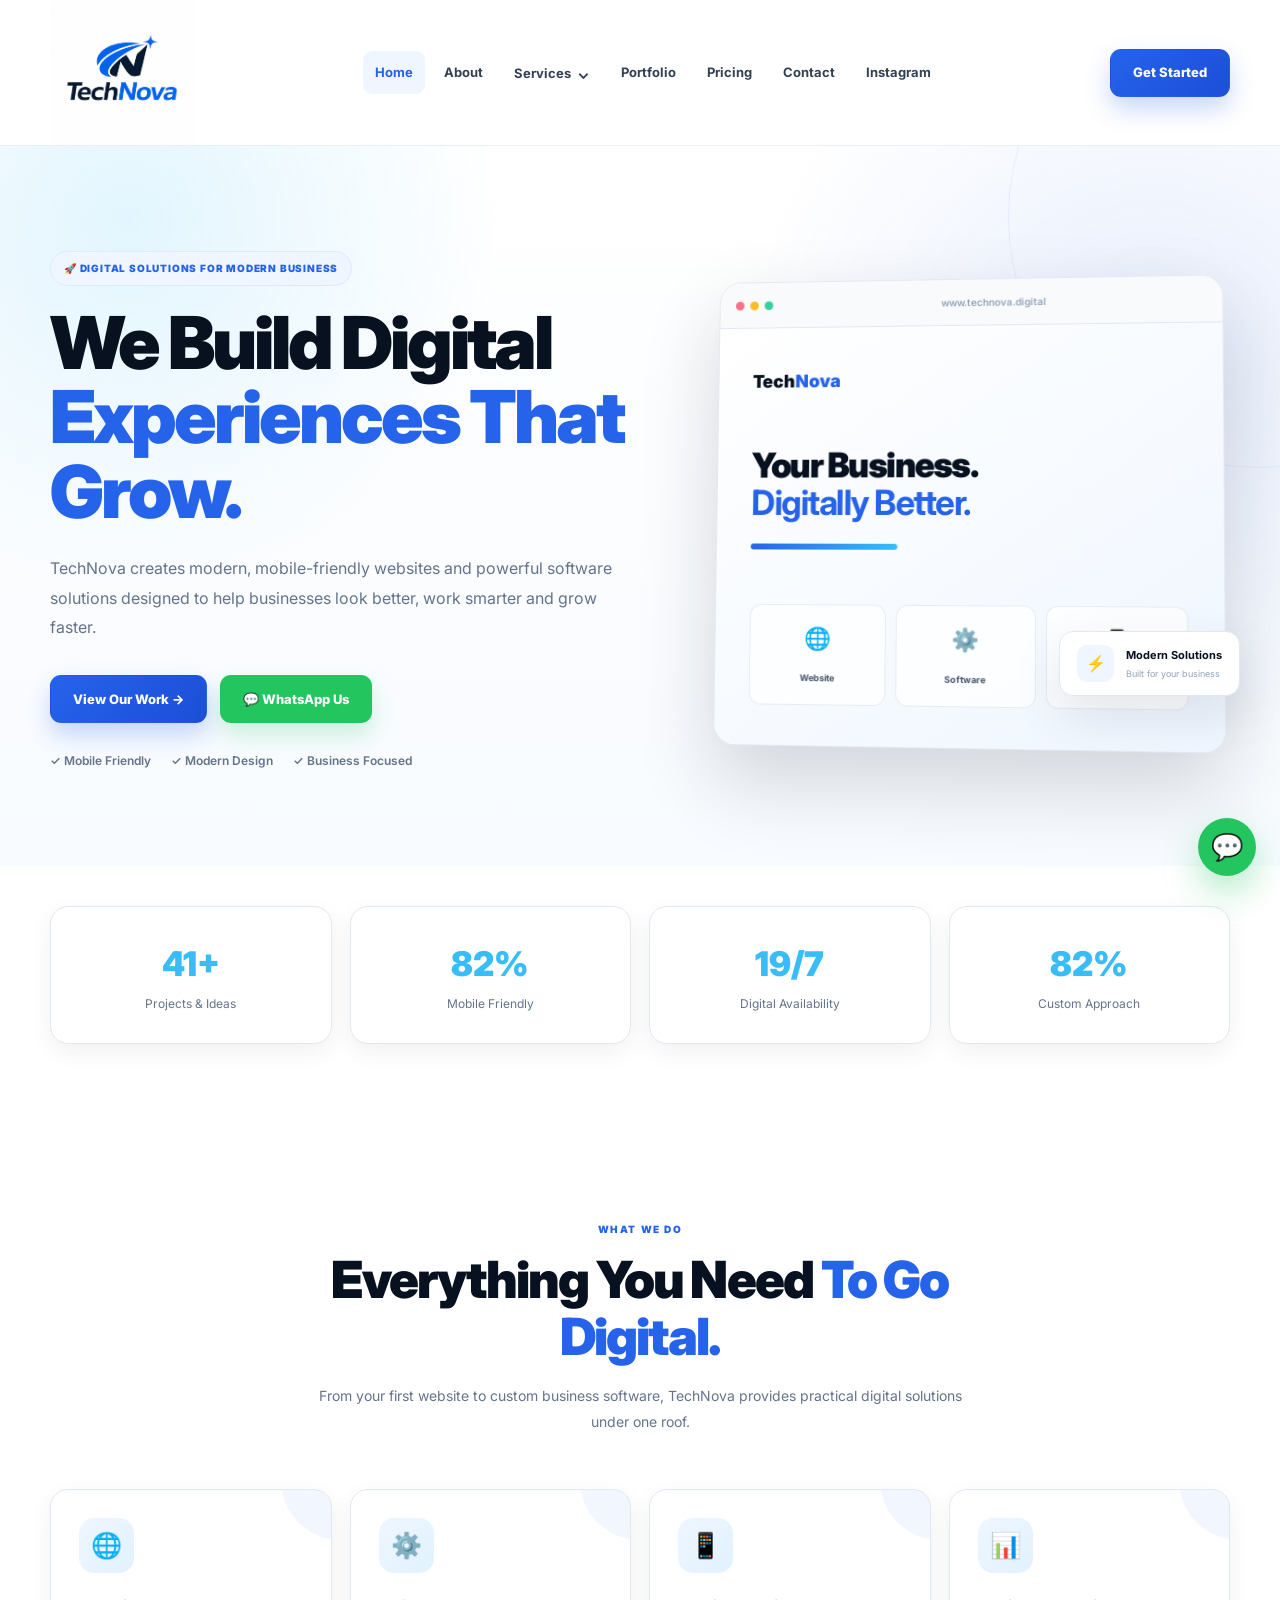
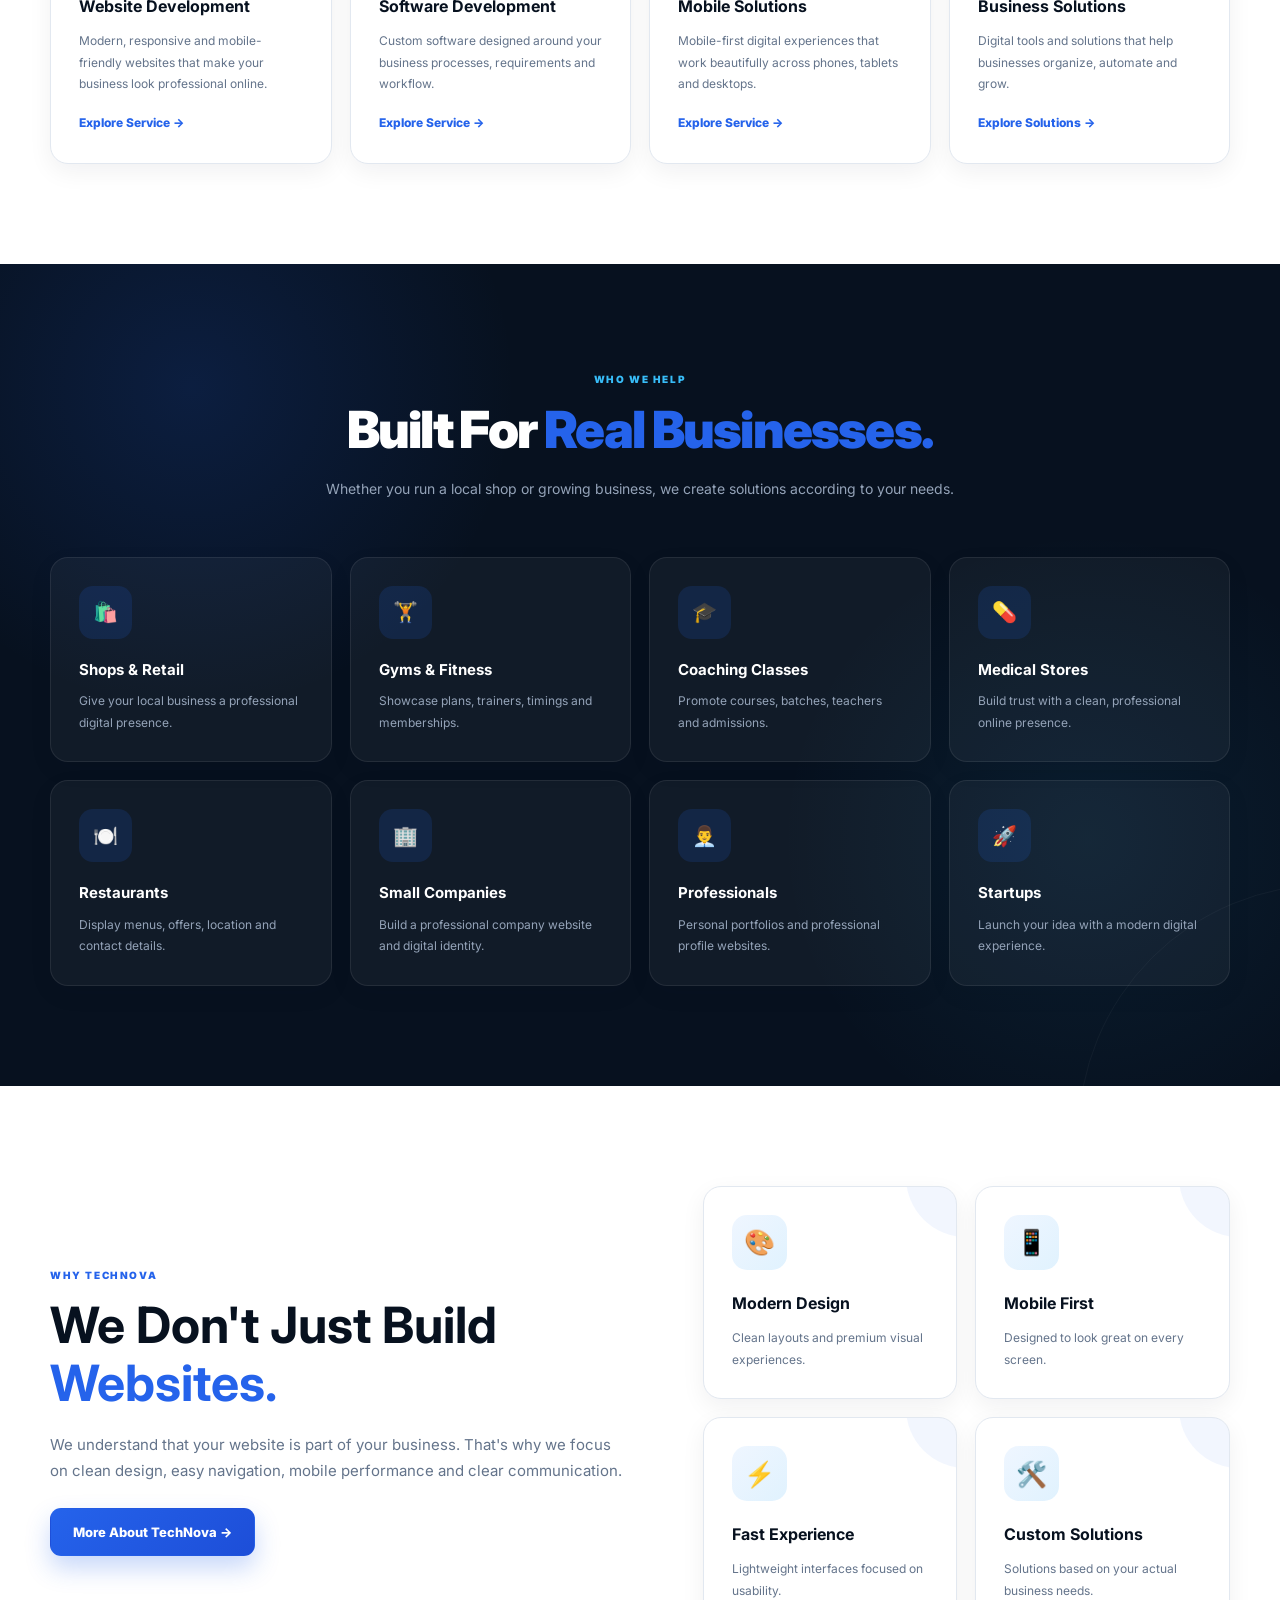
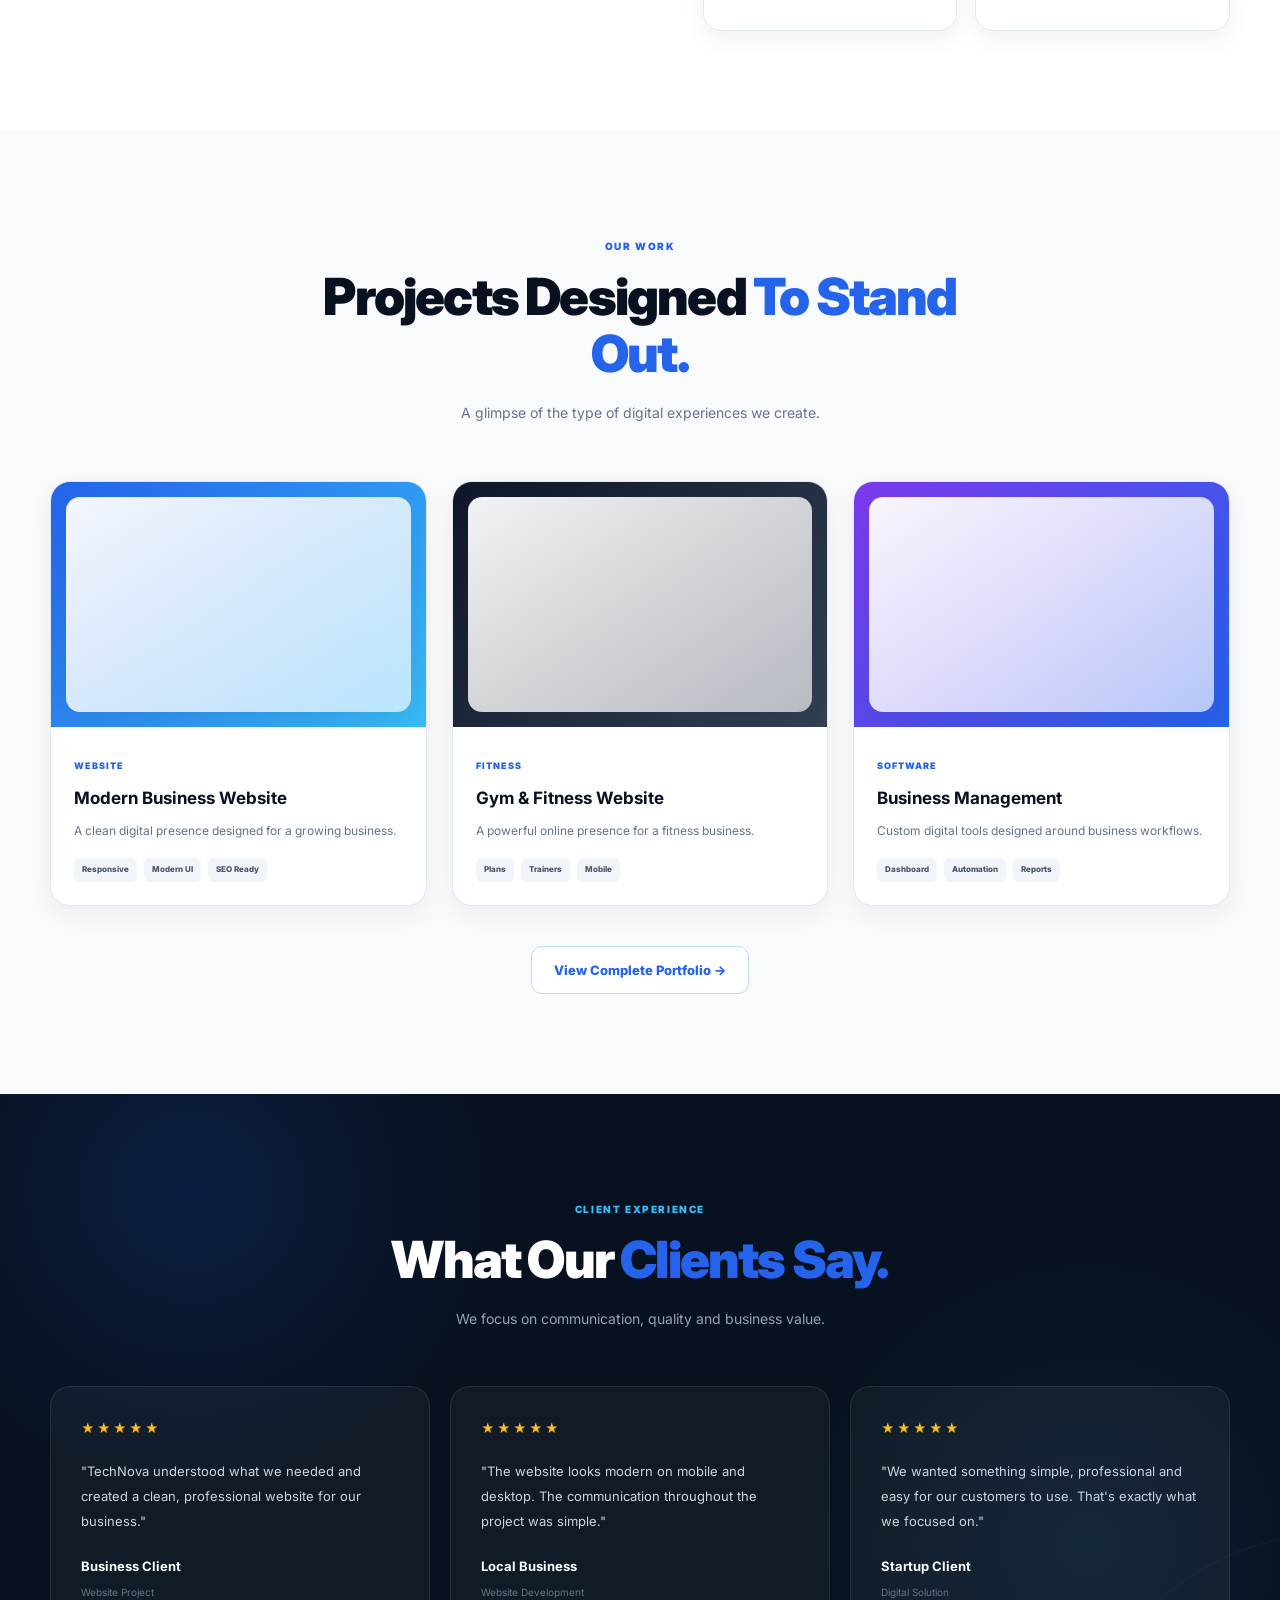
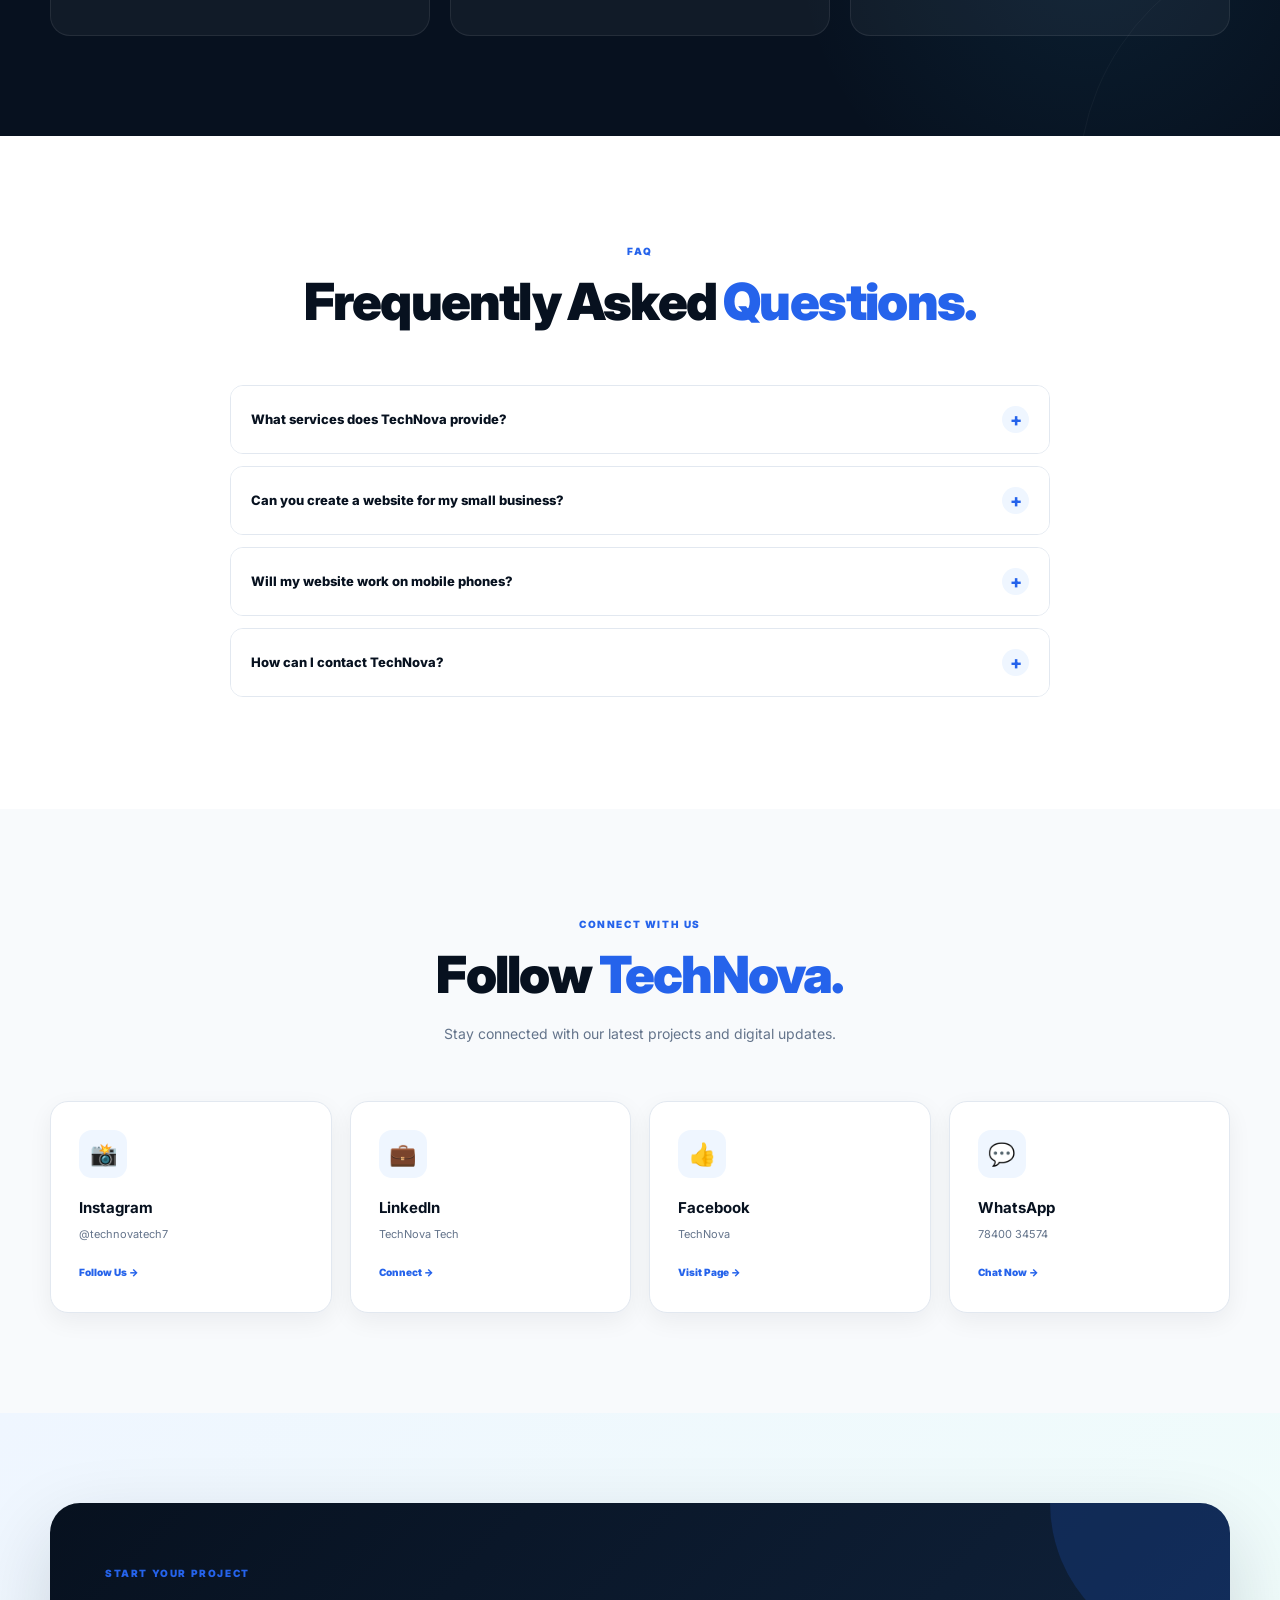
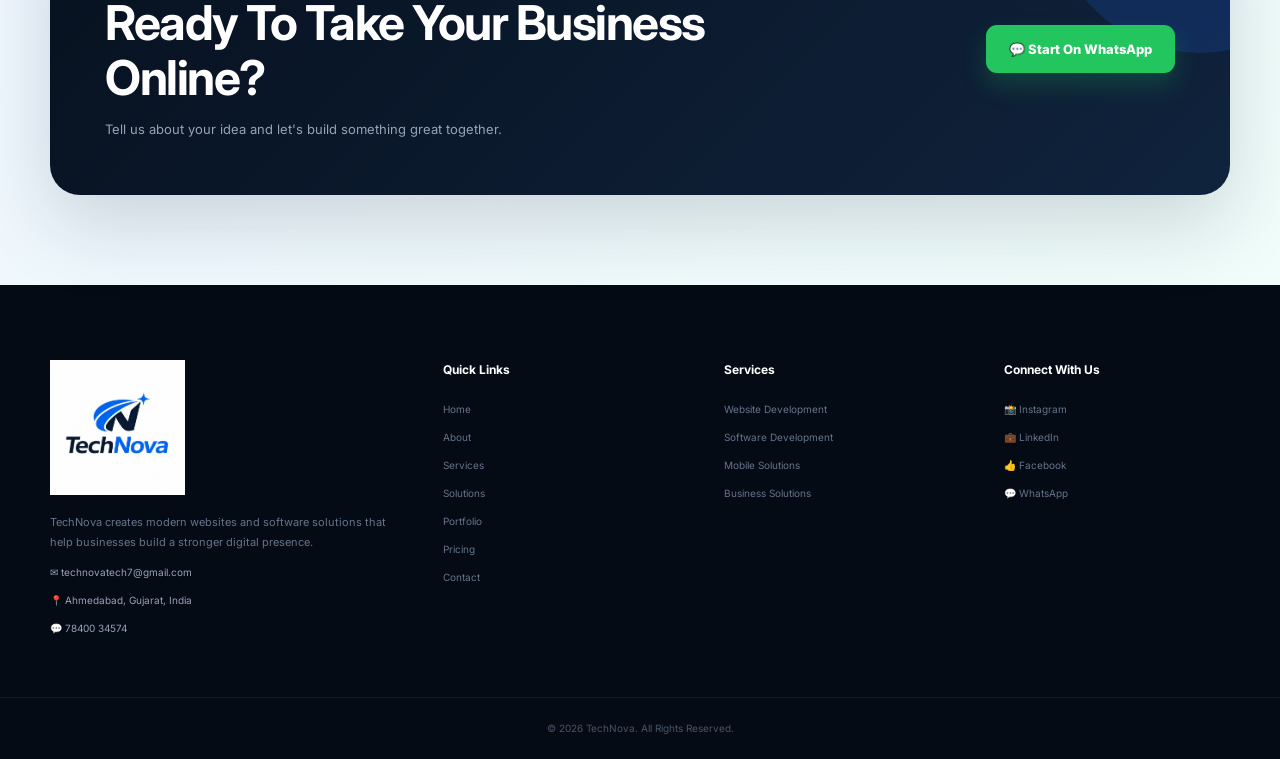
<file: index.html>
<!DOCTYPE html>
<html lang="en">

<head>

    <meta charset="UTF-8">

    <meta name="viewport"
        content="width=device-width, initial-scale=1.0">

    <meta name="description"
        content="TechNova creates modern websites, software solutions and digital experiences for businesses.">

    <meta name="keywords"
        content="TechNova, website development, software development, Ahmedabad, business website, web design">

    <meta name="author"
        content="TechNova">

    <title>TechNova | Modern Websites & Software Solutions</title>


    <!-- =================================================
         GOOGLE FONT
    ================================================== -->

    <link rel="preconnect"
        href="https://fonts.googleapis.com">

    <link rel="preconnect"
        href="https://fonts.gstatic.com"
        crossorigin>

    <link href="https://fonts.googleapis.com/css2?family=Inter:wght@400;500;600;700;800;900&display=swap"
        rel="stylesheet">


    <!-- =================================================
         WEBSITE CSS
    ================================================== -->

    <link rel="stylesheet"
        href="css/style.css">

</head>


<body>


<!-- =====================================================
     HEADER
===================================================== -->

<header class="header">

    <div class="container navbar">


        <!-- LOGO -->

        <a href="index.html"
            class="logo">

            <img src="images/technova-logo.jpeg"
                alt="TechNova Logo">

        </a>


        <!-- NAVIGATION -->

        <nav class="nav-menu">


            <a href="index.html"
                class="active">

                Home

            </a>


            <a href="about.html">

                About

            </a>


            <!-- SERVICES DROPDOWN -->

            <div class="dropdown">

                <button class="dropdown-btn">

                    Services

                    <span>⌄</span>

                </button>


                <div class="dropdown-menu">


                    <a href="services.html">

                        Website Development

                    </a>


                    <a href="services.html">

                        Software Development

                    </a>


                    <a href="services.html">

                        Mobile Solutions

                    </a>


                    <a href="solutions.html">

                        Business Solutions

                    </a>


                </div>

            </div>


            <a href="portfolio.html">

                Portfolio

            </a>


            <a href="pricing.html">

                Pricing

            </a>


            <a href="contact.html">

                Contact

            </a>


            <!-- INSTAGRAM -->

            <a href="https://www.instagram.com/technovatech7/"
                target="_blank"
                rel="noopener">

                Instagram

            </a>


        </nav>


        <!-- HEADER CTA -->

        <a href="https://wa.me/917840034574?text=Hello%20TechNova%2C%20I%20want%20to%20discuss%20a%20project."
            target="_blank"
            rel="noopener"
            class="btn btn-primary desktop-btn">

            Get Started

        </a>


        <!-- MOBILE MENU -->

        <button class="mobile-menu"
            aria-label="Open Menu">

            ☰

        </button>


    </div>

</header>



<!-- =====================================================
     HERO SECTION
===================================================== -->

<section class="hero">


    <div class="container hero-grid">


        <!-- HERO CONTENT -->

        <div class="hero-content reveal">


            <span class="badge">

                🚀 DIGITAL SOLUTIONS FOR MODERN BUSINESS

            </span>


            <h1>

                We Build Digital
                <span>Experiences That Grow.</span>

            </h1>


            <p>

                TechNova creates modern, mobile-friendly
                websites and powerful software solutions
                designed to help businesses look better,
                work smarter and grow faster.

            </p>


            <!-- BUTTONS -->

            <div class="hero-buttons">


                <a href="portfolio.html"
                    class="btn btn-primary">

                    View Our Work →

                </a>


                <a href="https://wa.me/917840034574?text=Hello%20TechNova%2C%20I%20want%20a%20website%20for%20my%20business."
                    target="_blank"
                    rel="noopener"
                    class="btn btn-whatsapp">

                    💬 WhatsApp Us

                </a>


            </div>


            <!-- TRUST TEXT -->

            <div style="
                display:flex;
                gap:20px;
                flex-wrap:wrap;
                margin-top:28px;
                color:#64748b;
                font-size:12px;
                font-weight:600;
            ">

                <span>
                    ✓ Mobile Friendly
                </span>

                <span>
                    ✓ Modern Design
                </span>

                <span>
                    ✓ Business Focused
                </span>

            </div>


        </div>



        <!-- HERO VISUAL -->

        <div class="hero-visual reveal">


            <div class="glow glow-one"></div>

            <div class="glow glow-two"></div>


            <!-- BROWSER -->

            <div class="browser-card">


                <div class="browser-header">


                    <div class="browser-dots">

                        <span></span>

                        <span></span>

                        <span></span>

                    </div>


                    <div class="browser-address">

                        www.technova.digital

                    </div>


                </div>


                <div class="browser-body">


                    <div class="mock-logo">

                        Tech<span>Nova</span>

                    </div>


                    <div class="mock-heading">

                        Your Business.

                        <strong>
                            Digitally Better.
                        </strong>

                    </div>


                    <div class="mock-line"></div>


                    <div class="mock-cards">


                        <div class="mock-card">

                            <span>
                                🌐
                            </span>

                            <b>
                                Website
                            </b>

                        </div>


                        <div class="mock-card">

                            <span>
                                ⚙️
                            </span>

                            <b>
                                Software
                            </b>

                        </div>


                        <div class="mock-card">

                            <span>
                                📱
                            </span>

                            <b>
                                Mobile
                            </b>

                        </div>


                    </div>


                </div>

            </div>



            <!-- FLOATING CARD -->

            <div class="floating-card">


                <div class="floating-icon">

                    ⚡

                </div>


                <div>

                    <strong>
                        Modern Solutions
                    </strong>

                    <small>
                        Built for your business
                    </small>

                </div>


            </div>


        </div>


    </div>

</section>



<!-- =====================================================
     COUNTERS
===================================================== -->

<section class="section"
    style="padding-top:40px; padding-bottom:70px;">


    <div class="container counter-section">


        <div class="business-grid">


            <div class="business-card reveal"
                style="text-align:center;">


                <div style="
                    font-size:34px;
                    font-weight:900;
                    color:#38bdf8;
                ">

                    <span class="counter"
                        data-target="50">

                        0

                    </span>+

                </div>


                <p style="color:#64748b;">

                    Projects & Ideas

                </p>


            </div>



            <div class="business-card reveal"
                style="text-align:center;">


                <div style="
                    font-size:34px;
                    font-weight:900;
                    color:#38bdf8;
                ">

                    <span class="counter"
                        data-target="100">

                        0

                    </span>%

                </div>


                <p style="color:#64748b;">

                    Mobile Friendly

                </p>


            </div>



            <div class="business-card reveal"
                style="text-align:center;">


                <div style="
                    font-size:34px;
                    font-weight:900;
                    color:#38bdf8;
                ">

                    <span class="counter"
                        data-target="24">

                        0

                    </span>/7

                </div>


                <p style="color:#64748b;">

                    Digital Availability

                </p>


            </div>



            <div class="business-card reveal"
                style="text-align:center;">


                <div style="
                    font-size:34px;
                    font-weight:900;
                    color:#38bdf8;
                ">

                    <span class="counter"
                        data-target="100">

                        0

                    </span>%

                </div>


                <p style="color:#64748b;">

                    Custom Approach

                </p>


            </div>


        </div>

    </div>

</section>



<!-- =====================================================
     SERVICES SECTION
===================================================== -->

<section class="section">


    <div class="container">


        <div class="section-heading reveal">


            <span class="section-label">

                WHAT WE DO

            </span>


            <h2>

                Everything You Need
                <span>To Go Digital.</span>

            </h2>


            <p>

                From your first website to custom
                business software, TechNova provides
                practical digital solutions under one roof.

            </p>


        </div>



        <div class="service-grid">


            <!-- WEBSITE -->

            <div class="service-card reveal">


                <div class="service-icon">

                    🌐

                </div>


                <h3>

                    Website Development

                </h3>


                <p>

                    Modern, responsive and
                    mobile-friendly websites that
                    make your business look professional
                    online.

                </p>


                <a href="services.html"
                    style="
                    display:inline-block;
                    margin-top:18px;
                    color:#2563eb;
                    font-size:12px;
                    font-weight:800;
                    ">

                    Explore Service →

                </a>


            </div>



            <!-- SOFTWARE -->

            <div class="service-card reveal">


                <div class="service-icon">

                    ⚙️

                </div>


                <h3>

                    Software Development

                </h3>


                <p>

                    Custom software designed around
                    your business processes, requirements
                    and workflow.

                </p>


                <a href="services.html"
                    style="
                    display:inline-block;
                    margin-top:18px;
                    color:#2563eb;
                    font-size:12px;
                    font-weight:800;
                    ">

                    Explore Service →

                </a>


            </div>



            <!-- MOBILE -->

            <div class="service-card reveal">


                <div class="service-icon">

                    📱

                </div>


                <h3>

                    Mobile Solutions

                </h3>


                <p>

                    Mobile-first digital experiences
                    that work beautifully across phones,
                    tablets and desktops.

                </p>


                <a href="services.html"
                    style="
                    display:inline-block;
                    margin-top:18px;
                    color:#2563eb;
                    font-size:12px;
                    font-weight:800;
                    ">

                    Explore Service →

                </a>


            </div>



            <!-- BUSINESS -->

            <div class="service-card reveal">


                <div class="service-icon">

                    📊

                </div>


                <h3>

                    Business Solutions

                </h3>


                <p>

                    Digital tools and solutions that
                    help businesses organize, automate
                    and grow.

                </p>


                <a href="solutions.html"
                    style="
                    display:inline-block;
                    margin-top:18px;
                    color:#2563eb;
                    font-size:12px;
                    font-weight:800;
                    ">

                    Explore Solutions →

                </a>


            </div>


        </div>

    </div>

</section>



<!-- =====================================================
     WHO WE SERVE
===================================================== -->

<section class="section dark-section">


    <div class="container">


        <div class="section-heading light reveal">


            <span class="section-label">

                WHO WE HELP

            </span>


            <h2>

                Built For
                <span>Real Businesses.</span>

            </h2>


            <p>

                Whether you run a local shop or
                growing business, we create solutions
                according to your needs.

            </p>


        </div>



        <div class="business-grid">


            <div class="business-card reveal">


                <div class="business-icon">

                    🛍️

                </div>


                <h3>
                    Shops & Retail
                </h3>


                <p>

                    Give your local business
                    a professional digital presence.

                </p>


            </div>



            <div class="business-card reveal">


                <div class="business-icon">

                    🏋️

                </div>


                <h3>
                    Gyms & Fitness
                </h3>


                <p>

                    Showcase plans, trainers,
                    timings and memberships.

                </p>


            </div>



            <div class="business-card reveal">


                <div class="business-icon">

                    🎓

                </div>


                <h3>
                    Coaching Classes
                </h3>


                <p>

                    Promote courses, batches,
                    teachers and admissions.

                </p>


            </div>



            <div class="business-card reveal">


                <div class="business-icon">

                    💊

                </div>


                <h3>
                    Medical Stores
                </h3>


                <p>

                    Build trust with a clean,
                    professional online presence.

                </p>


            </div>



            <div class="business-card reveal">


                <div class="business-icon">

                    🍽️

                </div>


                <h3>
                    Restaurants
                </h3>


                <p>

                    Display menus, offers,
                    location and contact details.

                </p>


            </div>



            <div class="business-card reveal">


                <div class="business-icon">

                    🏢

                </div>


                <h3>
                    Small Companies
                </h3>


                <p>

                    Build a professional company
                    website and digital identity.

                </p>


            </div>



            <div class="business-card reveal">


                <div class="business-icon">

                    👨‍💼

                </div>


                <h3>
                    Professionals
                </h3>


                <p>

                    Personal portfolios and
                    professional profile websites.

                </p>


            </div>



            <div class="business-card reveal">


                <div class="business-icon">

                    🚀

                </div>


                <h3>
                    Startups
                </h3>


                <p>

                    Launch your idea with a
                    modern digital experience.

                </p>


            </div>


        </div>


    </div>

</section>



<!-- =====================================================
     WHY TECHNOVA
===================================================== -->

<section class="section">


    <div class="container">


        <div class="hero-grid">


            <!-- LEFT -->

            <div class="reveal">


                <span class="section-label">

                    WHY TECHNOVA

                </span>


                <h2 style="
                    font-size:clamp(32px,4vw,50px);
                    line-height:1.15;
                    color:#07111f;
                    margin-bottom:20px;
                ">

                    We Don't Just Build
                    <span style="color:#2563eb;">
                        Websites.
                    </span>

                </h2>


                <p style="
                    color:#64748b;
                    font-size:15px;
                    margin-bottom:25px;
                ">

                    We understand that your website
                    is part of your business. That's why
                    we focus on clean design, easy
                    navigation, mobile performance and
                    clear communication.

                </p>


                <a href="about.html"
                    class="btn btn-primary">

                    More About TechNova →

                </a>


            </div>



            <!-- RIGHT -->

            <div class="service-grid"
                style="
                grid-template-columns:repeat(2,1fr);
                "
            >


                <div class="service-card reveal">


                    <div class="service-icon">
                        🎨
                    </div>


                    <h3>
                        Modern Design
                    </h3>


                    <p>
                        Clean layouts and premium
                        visual experiences.
                    </p>


                </div>



                <div class="service-card reveal">


                    <div class="service-icon">
                        📱
                    </div>


                    <h3>
                        Mobile First
                    </h3>


                    <p>
                        Designed to look great on
                        every screen.
                    </p>


                </div>



                <div class="service-card reveal">


                    <div class="service-icon">
                        ⚡
                    </div>


                    <h3>
                        Fast Experience
                    </h3>


                    <p>
                        Lightweight interfaces focused
                        on usability.
                    </p>


                </div>



                <div class="service-card reveal">


                    <div class="service-icon">
                        🛠️
                    </div>


                    <h3>
                        Custom Solutions
                    </h3>


                    <p>
                        Solutions based on your
                        actual business needs.
                    </p>


                </div>


            </div>


        </div>


    </div>

</section>



<!-- =====================================================
     PORTFOLIO PREVIEW
===================================================== -->

<section class="section"
    style="background:#f8fafc;">


    <div class="container">


        <div class="section-heading reveal">


            <span class="section-label">

                OUR WORK

            </span>


            <h2>

                Projects Designed
                <span>To Stand Out.</span>

            </h2>


            <p>

                A glimpse of the type of digital
                experiences we create.

            </p>


        </div>



        <div class="portfolio-grid">


            <!-- PROJECT 1 -->

            <div class="portfolio-card reveal"
                data-category="website">


                <div class="portfolio-image portfolio-project-1">


                    <div class="portfolio-overlay">


                        <span>
                            BUSINESS WEBSITE
                        </span>


                        <a href="portfolio.html">
                            View Project
                        </a>


                    </div>


                </div>


                <div class="portfolio-info">


                    <small>
                        WEBSITE
                    </small>


                    <h3>
                        Modern Business Website
                    </h3>


                    <p>

                        A clean digital presence
                        designed for a growing business.

                    </p>


                    <div class="project-tags">

                        <span>Responsive</span>

                        <span>Modern UI</span>

                        <span>SEO Ready</span>

                    </div>


                </div>

            </div>



            <!-- PROJECT 2 -->

            <div class="portfolio-card reveal"
                data-category="fitness">


                <div class="portfolio-image portfolio-project-2">


                    <div class="portfolio-overlay">


                        <span>
                            FITNESS WEBSITE
                        </span>


                        <a href="portfolio.html">
                            View Project
                        </a>


                    </div>


                </div>


                <div class="portfolio-info">


                    <small>
                        FITNESS
                    </small>


                    <h3>
                        Gym & Fitness Website
                    </h3>


                    <p>

                        A powerful online presence
                        for a fitness business.

                    </p>


                    <div class="project-tags">

                        <span>Plans</span>

                        <span>Trainers</span>

                        <span>Mobile</span>

                    </div>


                </div>

            </div>



            <!-- PROJECT 3 -->

            <div class="portfolio-card reveal"
                data-category="software">


                <div class="portfolio-image portfolio-project-3">


                    <div class="portfolio-overlay">


                        <span>
                            SOFTWARE
                        </span>


                        <a href="portfolio.html">
                            View Project
                        </a>


                    </div>


                </div>


                <div class="portfolio-info">


                    <small>
                        SOFTWARE
                    </small>


                    <h3>
                        Business Management
                    </h3>


                    <p>

                        Custom digital tools designed
                        around business workflows.

                    </p>


                    <div class="project-tags">

                        <span>Dashboard</span>

                        <span>Automation</span>

                        <span>Reports</span>

                    </div>


                </div>

            </div>


        </div>



        <div style="
            text-align:center;
            margin-top:40px;
        ">


            <a href="portfolio.html"
                class="btn btn-outline">

                View Complete Portfolio →

            </a>


        </div>


    </div>

</section>



<!-- =====================================================
     TESTIMONIALS
===================================================== -->

<section class="section dark-section">


    <div class="container">


        <div class="section-heading light reveal">


            <span class="section-label">

                CLIENT EXPERIENCE

            </span>


            <h2>

                What Our
                <span>Clients Say.</span>

            </h2>


            <p>

                We focus on communication,
                quality and business value.

            </p>


        </div>



        <div class="testimonial-grid">


            <div class="testimonial-card reveal">


                <div class="stars">

                    ★★★★★

                </div>


                <p>

                    "TechNova understood what we
                    needed and created a clean,
                    professional website for our
                    business."

                </p>


                <h4>
                    Business Client
                </h4>


                <small>
                    Website Project
                </small>


            </div>



            <div class="testimonial-card reveal">


                <div class="stars">

                    ★★★★★

                </div>


                <p>

                    "The website looks modern on
                    mobile and desktop. The communication
                    throughout the project was simple."

                </p>


                <h4>
                    Local Business
                </h4>


                <small>
                    Website Development
                </small>


            </div>



            <div class="testimonial-card reveal">


                <div class="stars">

                    ★★★★★

                </div>


                <p>

                    "We wanted something simple,
                    professional and easy for our
                    customers to use. That's exactly
                    what we focused on."

                </p>


                <h4>
                    Startup Client
                </h4>


                <small>
                    Digital Solution
                </small>


            </div>


        </div>


    </div>

</section>



<!-- =====================================================
     FAQ
===================================================== -->

<section class="section">


    <div class="container">


        <div class="section-heading reveal">


            <span class="section-label">

                FAQ

            </span>


            <h2>

                Frequently Asked
                <span>Questions.</span>

            </h2>


        </div>



        <div class="faq">


            <!-- FAQ 1 -->

            <div class="faq-item reveal">


                <button class="faq-question">

                    What services does TechNova provide?

                    <span>
                        +
                    </span>

                </button>


                <div class="faq-answer">

                    TechNova provides website development,
                    software development, mobile-friendly
                    digital solutions and custom business
                    solutions.

                </div>


            </div>



            <!-- FAQ 2 -->

            <div class="faq-item reveal">


                <button class="faq-question">

                    Can you create a website for my small business?

                    <span>
                        +
                    </span>

                </button>


                <div class="faq-answer">

                    Yes. We create websites for shops,
                    gyms, coaching classes, medical stores,
                    restaurants, professionals, startups
                    and other small businesses.

                </div>


            </div>



            <!-- FAQ 3 -->

            <div class="faq-item reveal">


                <button class="faq-question">

                    Will my website work on mobile phones?

                    <span>
                        +
                    </span>

                </button>


                <div class="faq-answer">

                    Yes. Our websites are designed to be
                    responsive and mobile-friendly so they
                    can work across phones, tablets and
                    desktop screens.

                </div>


            </div>



            <!-- FAQ 4 -->

            <div class="faq-item reveal">


                <button class="faq-question">

                    How can I contact TechNova?

                    <span>
                        +
                    </span>

                </button>


                <div class="faq-answer">

                    You can contact TechNova directly on
                    WhatsApp at 78400 34574 or send an email
                    to technovatech7@gmail.com.

                </div>


            </div>


        </div>


    </div>

</section>



<!-- =====================================================
     SOCIAL MEDIA
===================================================== -->

<section class="section"
    style="background:#f8fafc;">


    <div class="container">


        <div class="section-heading reveal">


            <span class="section-label">

                CONNECT WITH US

            </span>


            <h2>

                Follow
                <span>TechNova.</span>

            </h2>


            <p>

                Stay connected with our latest
                projects and digital updates.

            </p>


        </div>



        <div class="social-grid">


            <!-- INSTAGRAM -->

            <a href="https://www.instagram.com/technovatech7/"
                target="_blank"
                rel="noopener"
                class="social-card reveal">


                <div class="social-icon">

                    📸

                </div>


                <h3>
                    Instagram
                </h3>


                <p>
                    @technovatech7
                </p>


                <span>
                    Follow Us →
                </span>


            </a>



            <!-- LINKEDIN -->

            <a href="https://www.linkedin.com/in/technova-tech-b75917428/"
                target="_blank"
                rel="noopener"
                class="social-card reveal">


                <div class="social-icon">

                    💼

                </div>


                <h3>
                    LinkedIn
                </h3>


                <p>
                    TechNova Tech
                </p>


                <span>
                    Connect →
                </span>


            </a>



            <!-- FACEBOOK -->

            <a href="https://www.facebook.com/profile.php?id=61593031384682"
                target="_blank"
                rel="noopener"
                class="social-card reveal">


                <div class="social-icon">

                    👍

                </div>


                <h3>
                    Facebook
                </h3>


                <p>
                    TechNova
                </p>


                <span>
                    Visit Page →
                </span>


            </a>



            <!-- WHATSAPP -->

            <a href="https://wa.me/917840034574?text=Hello%20TechNova%2C%20I%20want%20to%20discuss%20a%20project."
                target="_blank"
                rel="noopener"
                class="social-card reveal">


                <div class="social-icon">

                    💬

                </div>


                <h3>
                    WhatsApp
                </h3>


                <p>
                    78400 34574
                </p>


                <span>
                    Chat Now →
                </span>


            </a>


        </div>


    </div>

</section>



<!-- =====================================================
     FINAL CTA
===================================================== -->

<section class="cta-section">


    <div class="container">


        <div class="cta-box reveal">


            <div>


                <span class="section-label">

                    START YOUR PROJECT

                </span>


                <h2>

                    Ready To Take
                    Your Business Online?

                </h2>


                <p>

                    Tell us about your idea and
                    let's build something great together.

                </p>


            </div>


            <a href="https://wa.me/917840034574?text=Hello%20TechNova%2C%20I%20want%20to%20start%20a%20project."
                target="_blank"
                rel="noopener"
                class="btn btn-whatsapp">

                💬 Start On WhatsApp

            </a>


        </div>


    </div>

</section>



<!-- =====================================================
     FOOTER
===================================================== -->

<footer class="footer">


    <div class="container footer-grid">


        <!-- COMPANY -->

        <div class="footer-company">


            <img src="images/technova-logo.jpeg"
                alt="TechNova Logo"
                class="footer-logo">


            <p>

                TechNova creates modern websites
                and software solutions that help
                businesses build a stronger digital
                presence.

            </p>


            <a href="mailto:technovatech7@gmail.com">

                ✉ technovatech7@gmail.com

            </a>


            <span>

                📍 Ahmedabad, Gujarat, India

            </span>


            <a href="https://wa.me/917840034574"
                target="_blank"
                rel="noopener">

                💬 78400 34574

            </a>


        </div>



        <!-- QUICK LINKS -->

        <div>


            <h4>
                Quick Links
            </h4>


            <a href="index.html">
                Home
            </a>


            <a href="about.html">
                About
            </a>


            <a href="services.html">
                Services
            </a>


            <a href="solutions.html">
                Solutions
            </a>


            <a href="portfolio.html">
                Portfolio
            </a>


            <a href="pricing.html">
                Pricing
            </a>


            <a href="contact.html">
                Contact
            </a>


        </div>



        <!-- SERVICES -->

        <div>


            <h4>
                Services
            </h4>


            <a href="services.html">
                Website Development
            </a>


            <a href="services.html">
                Software Development
            </a>


            <a href="services.html">
                Mobile Solutions
            </a>


            <a href="solutions.html">
                Business Solutions
            </a>


        </div>



        <!-- SOCIAL -->

        <div>


            <h4>
                Connect With Us
            </h4>


            <a href="https://www.instagram.com/technovatech7/"
                target="_blank"
                rel="noopener">

                📸 Instagram

            </a>


            <a href="https://www.linkedin.com/in/technova-tech-b75917428/"
                target="_blank"
                rel="noopener">

                💼 LinkedIn

            </a>


            <a href="https://www.facebook.com/profile.php?id=61593031384682"
                target="_blank"
                rel="noopener">

                👍 Facebook

            </a>


            <a href="https://wa.me/917840034574"
                target="_blank"
                rel="noopener">

                💬 WhatsApp

            </a>


        </div>


    </div>



    <div class="copyright">

        © 2026 TechNova.
        All Rights Reserved.

    </div>


</footer>



<!-- =====================================================
     FLOATING WHATSAPP
===================================================== -->

<a href="https://wa.me/917840034574?text=Hello%20TechNova%2C%20I%20want%20to%20discuss%20a%20project."
    target="_blank"
    rel="noopener"
    class="floating-whatsapp"
    aria-label="Chat with TechNova on WhatsApp">

    💬

</a>



<!-- =====================================================
     JAVASCRIPT
===================================================== -->

<script src="js/script.js"></script>


</body>

</html>
</file>
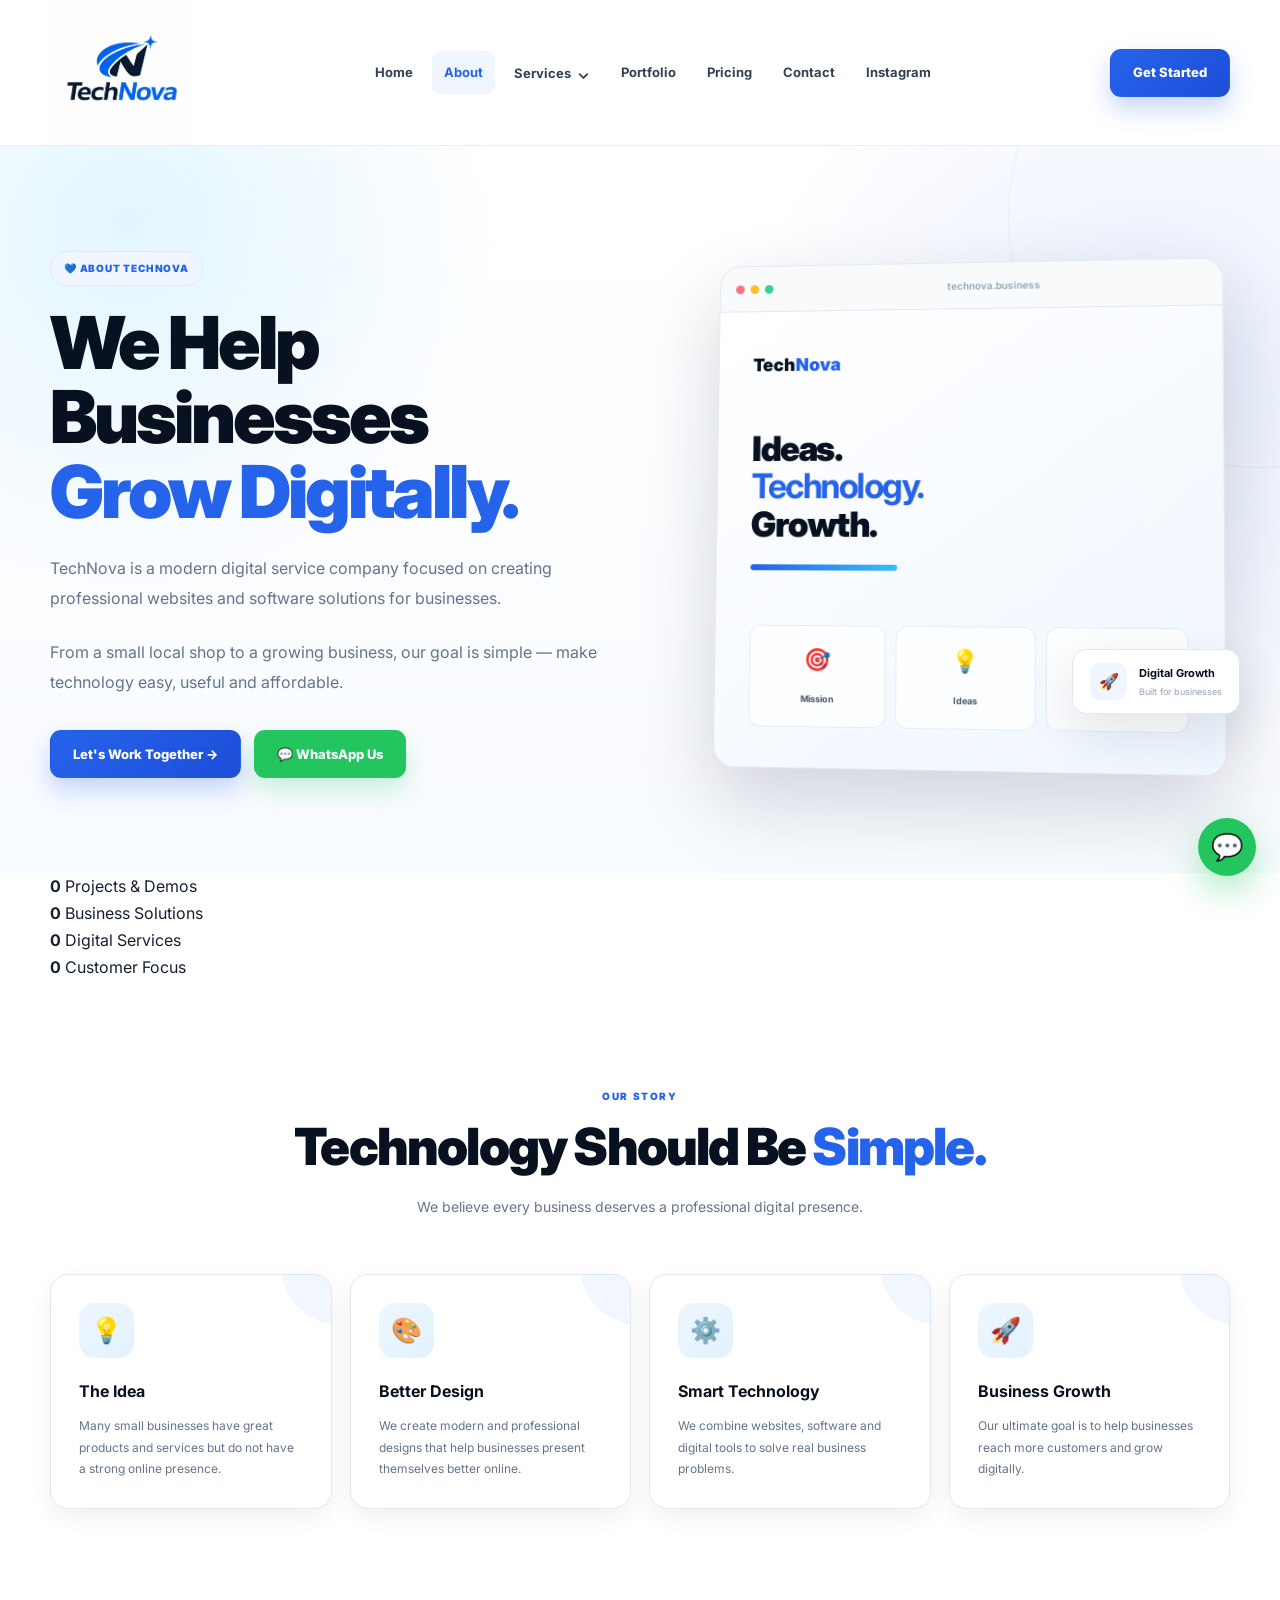
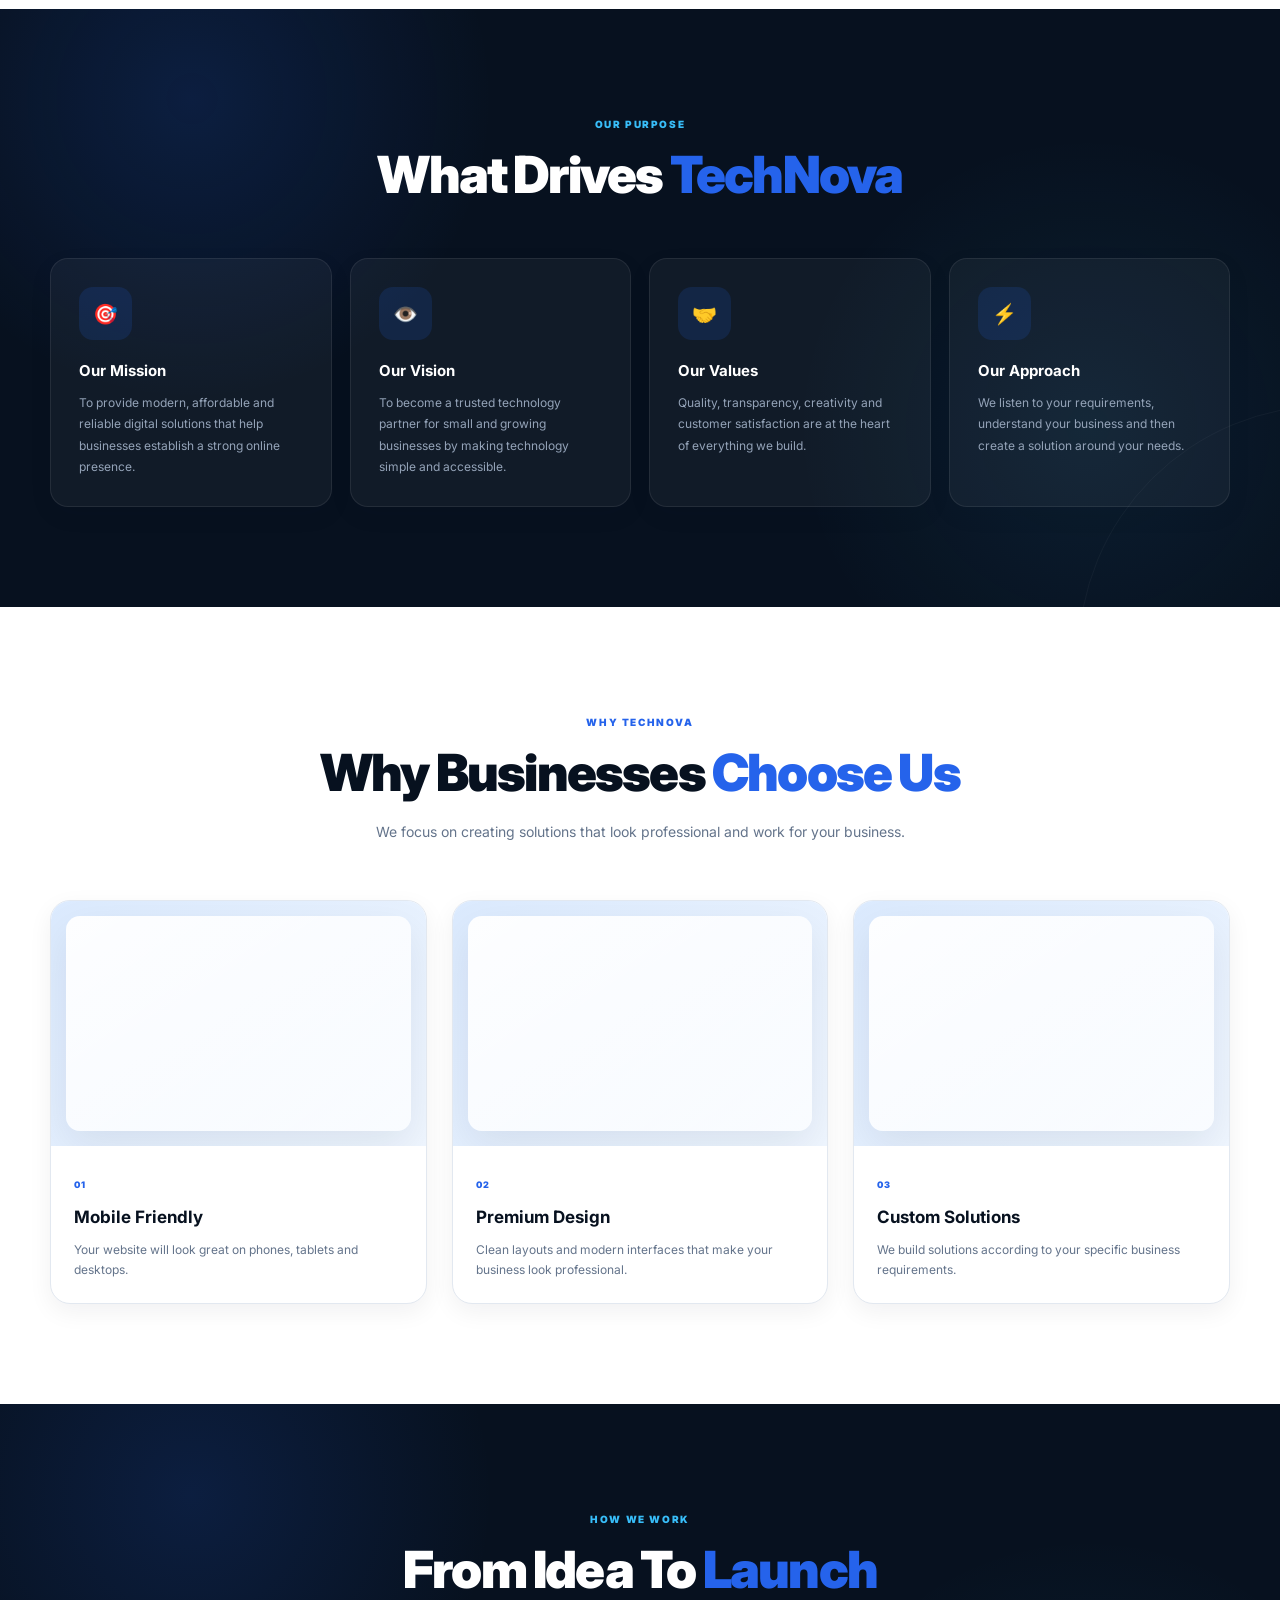
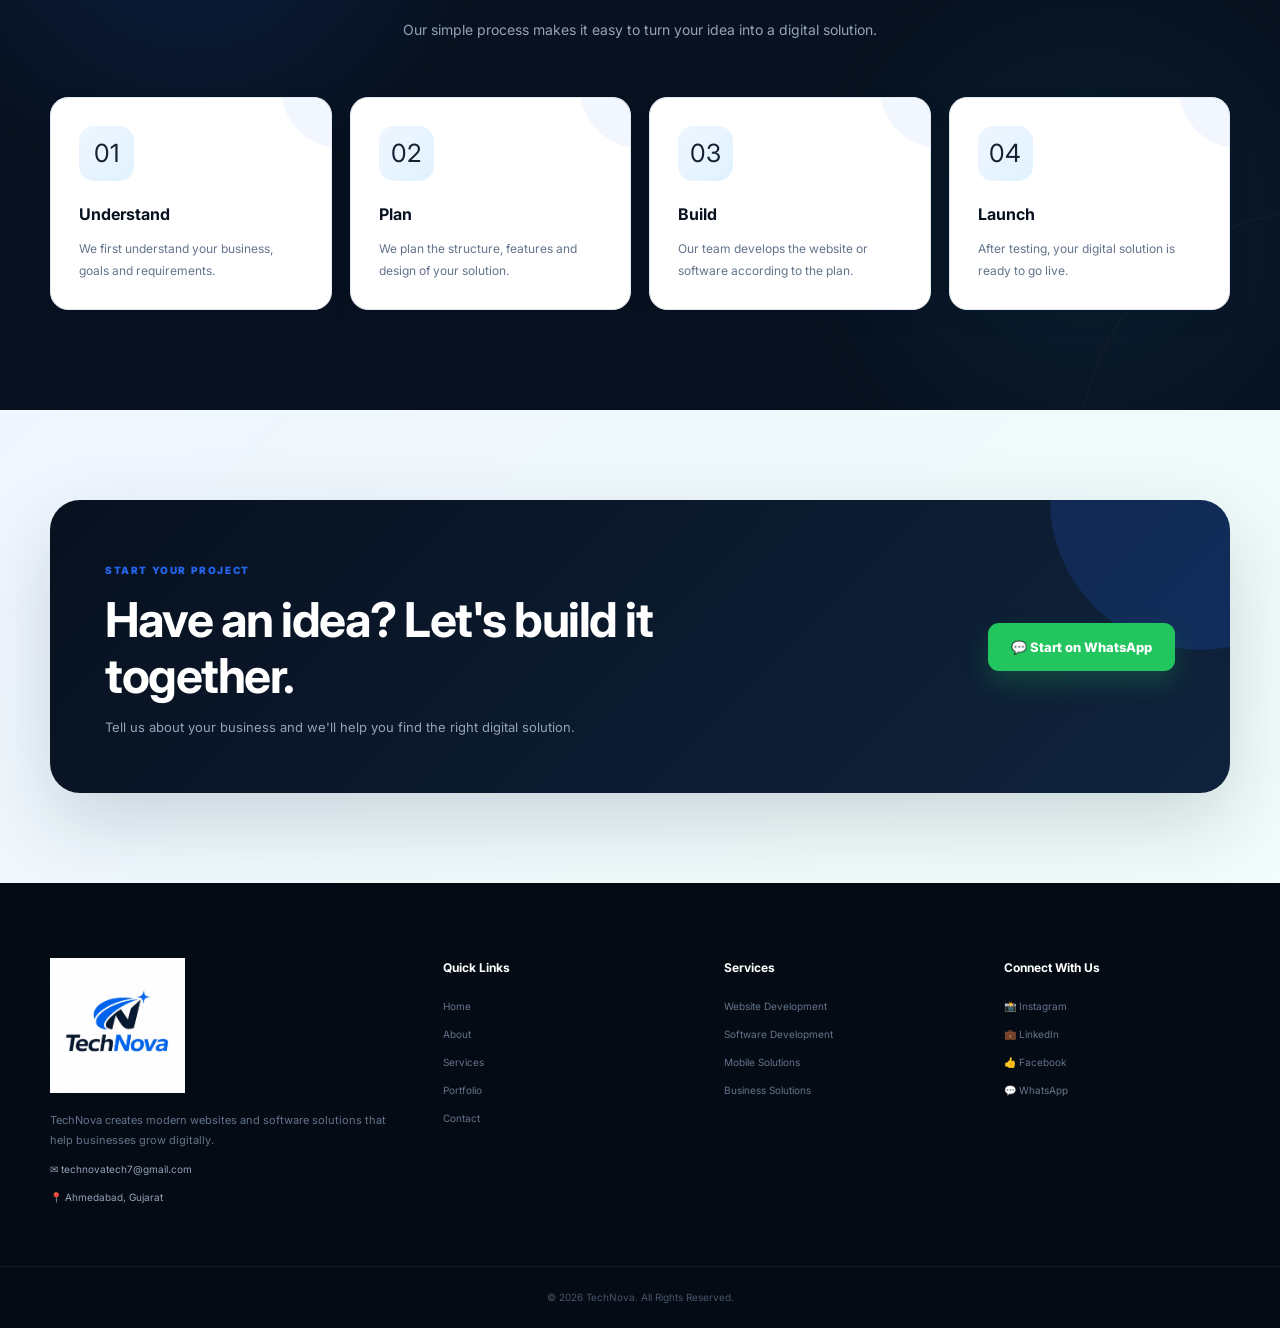
<file: about.html>
<!DOCTYPE html>
<html lang="en">

<head>

    <meta charset="UTF-8">

    <meta name="viewport"
        content="width=device-width, initial-scale=1.0">

    <meta name="description"
        content="Learn more about TechNova - modern website and software development company based in Ahmedabad, Gujarat.">

    <meta name="author"
        content="TechNova">

    <title>About TechNova | Websites & Software Solutions</title>


    <!-- Google Font -->

    <link rel="preconnect"
        href="https://fonts.googleapis.com">

    <link rel="preconnect"
        href="https://fonts.gstatic.com"
        crossorigin>

    <link href="https://fonts.googleapis.com/css2?family=Inter:wght@400;500;600;700;800&display=swap"
        rel="stylesheet">


    <!-- Main CSS -->

    <link rel="stylesheet"
        href="css/style.css">

</head>


<body>


<!-- =====================================================
     HEADER
===================================================== -->

<header class="header">

    <div class="container navbar">


        <!-- LOGO -->

        <a href="index.html"
            class="logo">

            <img src="images/technova-logo.jpeg"
                alt="TechNova Logo">

        </a>


        <!-- NAVIGATION -->

        <nav class="nav-menu">

            <a href="index.html">
                Home
            </a>


            <a href="about.html"
                class="active">
                About
            </a>


            <!-- SERVICES DROPDOWN -->

            <div class="dropdown">

                <button class="dropdown-btn">

                    Services

                    <span>⌄</span>

                </button>


                <div class="dropdown-menu">

                    <a href="services.html">
                        Website Development
                    </a>

                    <a href="services.html">
                        Software Development
                    </a>

                    <a href="services.html">
                        Mobile Solutions
                    </a>

                    <a href="solutions.html">
                        Business Solutions
                    </a>

                </div>

            </div>


            <a href="portfolio.html">
                Portfolio
            </a>


            <a href="pricing.html">
                Pricing
            </a>


            <a href="contact.html">
                Contact
            </a>


            <a href="https://www.instagram.com/technovatech7/"
                target="_blank"
                rel="noopener">

                Instagram

            </a>

        </nav>


        <!-- HEADER BUTTON -->

        <a href="https://wa.me/917840034574?text=Hello%20TechNova%2C%20I%20want%20to%20discuss%20a%20website."
            target="_blank"
            rel="noopener"
            class="btn btn-primary desktop-btn">

            Get Started

        </a>


        <!-- MOBILE MENU -->

        <button class="mobile-menu"
            aria-label="Open Menu">

            ☰

        </button>

    </div>

</header>



<!-- =====================================================
     ABOUT HERO
===================================================== -->

<section class="hero">

    <div class="container hero-grid">


        <!-- CONTENT -->

        <div class="hero-content reveal">


            <span class="badge">

                💙 ABOUT TECHNOVA

            </span>


            <h1>

                We Help Businesses
                <span>Grow Digitally.</span>

            </h1>


            <p>

                TechNova is a modern digital service
                company focused on creating professional
                websites and software solutions for
                businesses.

            </p>


            <p>

                From a small local shop to a growing
                business, our goal is simple —
                make technology easy, useful and
                affordable.

            </p>


            <div class="hero-buttons">

                <a href="contact.html"
                    class="btn btn-primary">

                    Let's Work Together →

                </a>


                <a href="https://wa.me/917840034574?text=Hello%20TechNova%2C%20I%20want%20to%20know%20more%20about%20your%20services."
                    target="_blank"
                    rel="noopener"
                    class="btn btn-whatsapp">

                    💬 WhatsApp Us

                </a>

            </div>


        </div>



        <!-- VISUAL -->

        <div class="hero-visual reveal">


            <div class="glow glow-one"></div>

            <div class="glow glow-two"></div>


            <div class="browser-card">


                <div class="browser-header">

                    <div class="browser-dots">

                        <span></span>
                        <span></span>
                        <span></span>

                    </div>


                    <div class="browser-address">

                        technova.business

                    </div>

                </div>


                <div class="browser-body">


                    <div class="mock-logo">

                        Tech<span>Nova</span>

                    </div>


                    <div class="mock-heading">

                        Ideas.

                        <strong>
                            Technology.
                        </strong>

                        Growth.

                    </div>


                    <div class="mock-line"></div>


                    <div class="mock-cards">


                        <div class="mock-card">

                            <span>🎯</span>

                            <b>
                                Mission
                            </b>

                        </div>


                        <div class="mock-card">

                            <span>💡</span>

                            <b>
                                Ideas
                            </b>

                        </div>


                        <div class="mock-card">

                            <span>🚀</span>

                            <b>
                                Growth
                            </b>

                        </div>


                    </div>


                </div>

            </div>


            <div class="floating-card">


                <div class="floating-icon">
                    🚀
                </div>


                <div>

                    <strong>
                        Digital Growth
                    </strong>

                    <small>
                        Built for businesses
                    </small>

                </div>


            </div>


        </div>


    </div>

</section>



<!-- =====================================================
     STATS
===================================================== -->

<section class="stats-section">

    <div class="container stats-grid">


        <div class="stat-item">

            <strong data-counter="50">
                0
            </strong>

            <span>
                Projects & Demos
            </span>

        </div>


        <div class="stat-item">

            <strong data-counter="25">
                0
            </strong>

            <span>
                Business Solutions
            </span>

        </div>


        <div class="stat-item">

            <strong data-counter="10">
                0
            </strong>

            <span>
                Digital Services
            </span>

        </div>


        <div class="stat-item">

            <strong data-counter="100">
                0
            </strong>

            <span>
                Customer Focus
            </span>

        </div>


    </div>

</section>



<!-- =====================================================
     OUR STORY
===================================================== -->

<section class="section">

    <div class="container">


        <div class="section-heading reveal">

            <span class="section-label">
                OUR STORY
            </span>


            <h2>

                Technology Should Be
                <span>Simple.</span>

            </h2>


            <p>

                We believe every business deserves
                a professional digital presence.

            </p>

        </div>



        <div class="service-grid">


            <div class="service-card reveal">

                <div class="service-icon">
                    💡
                </div>


                <h3>
                    The Idea
                </h3>


                <p>

                    Many small businesses have great
                    products and services but do not
                    have a strong online presence.

                </p>

            </div>



            <div class="service-card reveal">

                <div class="service-icon">
                    🎨
                </div>


                <h3>
                    Better Design
                </h3>


                <p>

                    We create modern and professional
                    designs that help businesses
                    present themselves better online.

                </p>

            </div>



            <div class="service-card reveal">

                <div class="service-icon">
                    ⚙️
                </div>


                <h3>
                    Smart Technology
                </h3>


                <p>

                    We combine websites, software and
                    digital tools to solve real business
                    problems.

                </p>

            </div>



            <div class="service-card reveal">

                <div class="service-icon">
                    🚀
                </div>


                <h3>
                    Business Growth
                </h3>


                <p>

                    Our ultimate goal is to help
                    businesses reach more customers
                    and grow digitally.

                </p>

            </div>


        </div>

    </div>

</section>



<!-- =====================================================
     MISSION & VISION
===================================================== -->

<section class="section dark-section">

    <div class="container">


        <div class="section-heading light reveal">

            <span class="section-label">
                OUR PURPOSE
            </span>


            <h2>

                What Drives
                <span>TechNova</span>

            </h2>

        </div>



        <div class="business-grid">


            <!-- MISSION -->

            <div class="business-card reveal">

                <div class="business-icon">
                    🎯
                </div>


                <h3>
                    Our Mission
                </h3>


                <p>

                    To provide modern, affordable and
                    reliable digital solutions that help
                    businesses establish a strong online
                    presence.

                </p>

            </div>



            <!-- VISION -->

            <div class="business-card reveal">

                <div class="business-icon">
                    👁️
                </div>


                <h3>
                    Our Vision
                </h3>


                <p>

                    To become a trusted technology
                    partner for small and growing
                    businesses by making technology
                    simple and accessible.

                </p>

            </div>



            <!-- VALUES -->

            <div class="business-card reveal">

                <div class="business-icon">
                    🤝
                </div>


                <h3>
                    Our Values
                </h3>


                <p>

                    Quality, transparency, creativity
                    and customer satisfaction are at
                    the heart of everything we build.

                </p>

            </div>



            <!-- APPROACH -->

            <div class="business-card reveal">

                <div class="business-icon">
                    ⚡
                </div>


                <h3>
                    Our Approach
                </h3>


                <p>

                    We listen to your requirements,
                    understand your business and then
                    create a solution around your needs.

                </p>

            </div>


        </div>

    </div>

</section>



<!-- =====================================================
     WHY TECHNOVA
===================================================== -->

<section class="section">

    <div class="container">


        <div class="section-heading reveal">

            <span class="section-label">
                WHY TECHNOVA
            </span>


            <h2>

                Why Businesses
                <span>Choose Us</span>

            </h2>


            <p>

                We focus on creating solutions
                that look professional and work
                for your business.

            </p>

        </div>



        <div class="portfolio-grid">


            <div class="portfolio-card reveal">


                <div class="portfolio-image portfolio-shop">

                    <div class="portfolio-overlay">

                        <span>
                            RESPONSIVE
                        </span>

                    </div>

                </div>


                <div class="portfolio-info">

                    <small>
                        01
                    </small>

                    <h3>
                        Mobile Friendly
                    </h3>


                    <p>

                        Your website will look great
                        on phones, tablets and desktops.

                    </p>

                </div>

            </div>



            <div class="portfolio-card reveal">


                <div class="portfolio-image portfolio-gym">

                    <div class="portfolio-overlay">

                        <span>
                            MODERN DESIGN
                        </span>

                    </div>

                </div>


                <div class="portfolio-info">

                    <small>
                        02
                    </small>

                    <h3>
                        Premium Design
                    </h3>


                    <p>

                        Clean layouts and modern
                        interfaces that make your
                        business look professional.

                    </p>

                </div>

            </div>



            <div class="portfolio-card reveal">


                <div class="portfolio-image portfolio-software">

                    <div class="portfolio-overlay">

                        <span>
                            CUSTOM
                        </span>

                    </div>

                </div>


                <div class="portfolio-info">

                    <small>
                        03
                    </small>

                    <h3>
                        Custom Solutions
                    </h3>


                    <p>

                        We build solutions according
                        to your specific business
                        requirements.

                    </p>

                </div>

            </div>


        </div>

    </div>

</section>



<!-- =====================================================
     PROCESS
===================================================== -->

<section class="section dark-section">

    <div class="container">


        <div class="section-heading light reveal">

            <span class="section-label">
                HOW WE WORK
            </span>


            <h2>

                From Idea To
                <span>Launch</span>

            </h2>


            <p>

                Our simple process makes it easy
                to turn your idea into a digital
                solution.

            </p>

        </div>



        <div class="service-grid">


            <div class="service-card reveal">

                <div class="service-icon">
                    01
                </div>


                <h3>
                    Understand
                </h3>


                <p>

                    We first understand your business,
                    goals and requirements.

                </p>

            </div>



            <div class="service-card reveal">

                <div class="service-icon">
                    02
                </div>


                <h3>
                    Plan
                </h3>


                <p>

                    We plan the structure, features
                    and design of your solution.

                </p>

            </div>



            <div class="service-card reveal">

                <div class="service-icon">
                    03
                </div>


                <h3>
                    Build
                </h3>


                <p>

                    Our team develops the website
                    or software according to the plan.

                </p>

            </div>



            <div class="service-card reveal">

                <div class="service-icon">
                    04
                </div>


                <h3>
                    Launch
                </h3>


                <p>

                    After testing, your digital
                    solution is ready to go live.

                </p>

            </div>


        </div>

    </div>

</section>



<!-- =====================================================
     CTA
===================================================== -->

<section class="cta-section">

    <div class="container">


        <div class="cta-box reveal">


            <div>

                <span class="section-label">
                    START YOUR PROJECT
                </span>


                <h2>

                    Have an idea?
                    Let's build it together.

                </h2>


                <p>

                    Tell us about your business
                    and we'll help you find the
                    right digital solution.

                </p>

            </div>


            <a href="https://wa.me/917840034574?text=Hello%20TechNova%2C%20I%20have%20a%20project%20idea."
                target="_blank"
                rel="noopener"
                class="btn btn-whatsapp">

                💬 Start on WhatsApp

            </a>


        </div>

    </div>

</section>



<!-- =====================================================
     FOOTER
===================================================== -->

<footer class="footer">

    <div class="container footer-grid">


        <!-- COMPANY -->

        <div class="footer-company">


            <img src="images/technova-logo.jpeg"
                alt="TechNova Logo"
                class="footer-logo">


            <p>

                TechNova creates modern websites
                and software solutions that help
                businesses grow digitally.

            </p>


            <a href="mailto:technovatech7@gmail.com">

                ✉ technovatech7@gmail.com

            </a>


            <span>

                📍 Ahmedabad, Gujarat

            </span>


        </div>



        <!-- QUICK LINKS -->

        <div>

            <h4>
                Quick Links
            </h4>


            <a href="index.html">
                Home
            </a>

            <a href="about.html">
                About
            </a>

            <a href="services.html">
                Services
            </a>

            <a href="portfolio.html">
                Portfolio
            </a>

            <a href="contact.html">
                Contact
            </a>

        </div>



        <!-- SERVICES -->

        <div>

            <h4>
                Services
            </h4>


            <a href="services.html">
                Website Development
            </a>

            <a href="services.html">
                Software Development
            </a>

            <a href="services.html">
                Mobile Solutions
            </a>

            <a href="solutions.html">
                Business Solutions
            </a>

        </div>



        <!-- SOCIAL -->

        <div>

            <h4>
                Connect With Us
            </h4>


            <a href="https://www.instagram.com/technovatech7/"
                target="_blank"
                rel="noopener">

                📸 Instagram

            </a>


            <a href="https://www.linkedin.com/in/technova-tech-b75917428/"
                target="_blank"
                rel="noopener">

                💼 LinkedIn

            </a>


            <a href="https://www.facebook.com/profile.php?id=61593031384682"
                target="_blank"
                rel="noopener">

                👍 Facebook

            </a>


            <a href="https://wa.me/917840034574"
                target="_blank"
                rel="noopener">

                💬 WhatsApp

            </a>

        </div>


    </div>


    <div class="copyright">

        © 2026 TechNova.
        All Rights Reserved.

    </div>


</footer>



<!-- =====================================================
     FLOATING WHATSAPP
===================================================== -->

<a href="https://wa.me/917840034574?text=Hello%20TechNova%2C%20I%20want%20to%20discuss%20a%20project."
    target="_blank"
    rel="noopener"
    class="floating-whatsapp"
    aria-label="Chat with TechNova on WhatsApp">

    💬

</a>



<!-- JAVASCRIPT -->

<script src="js/script.js"></script>


</body>

</html>
</file>
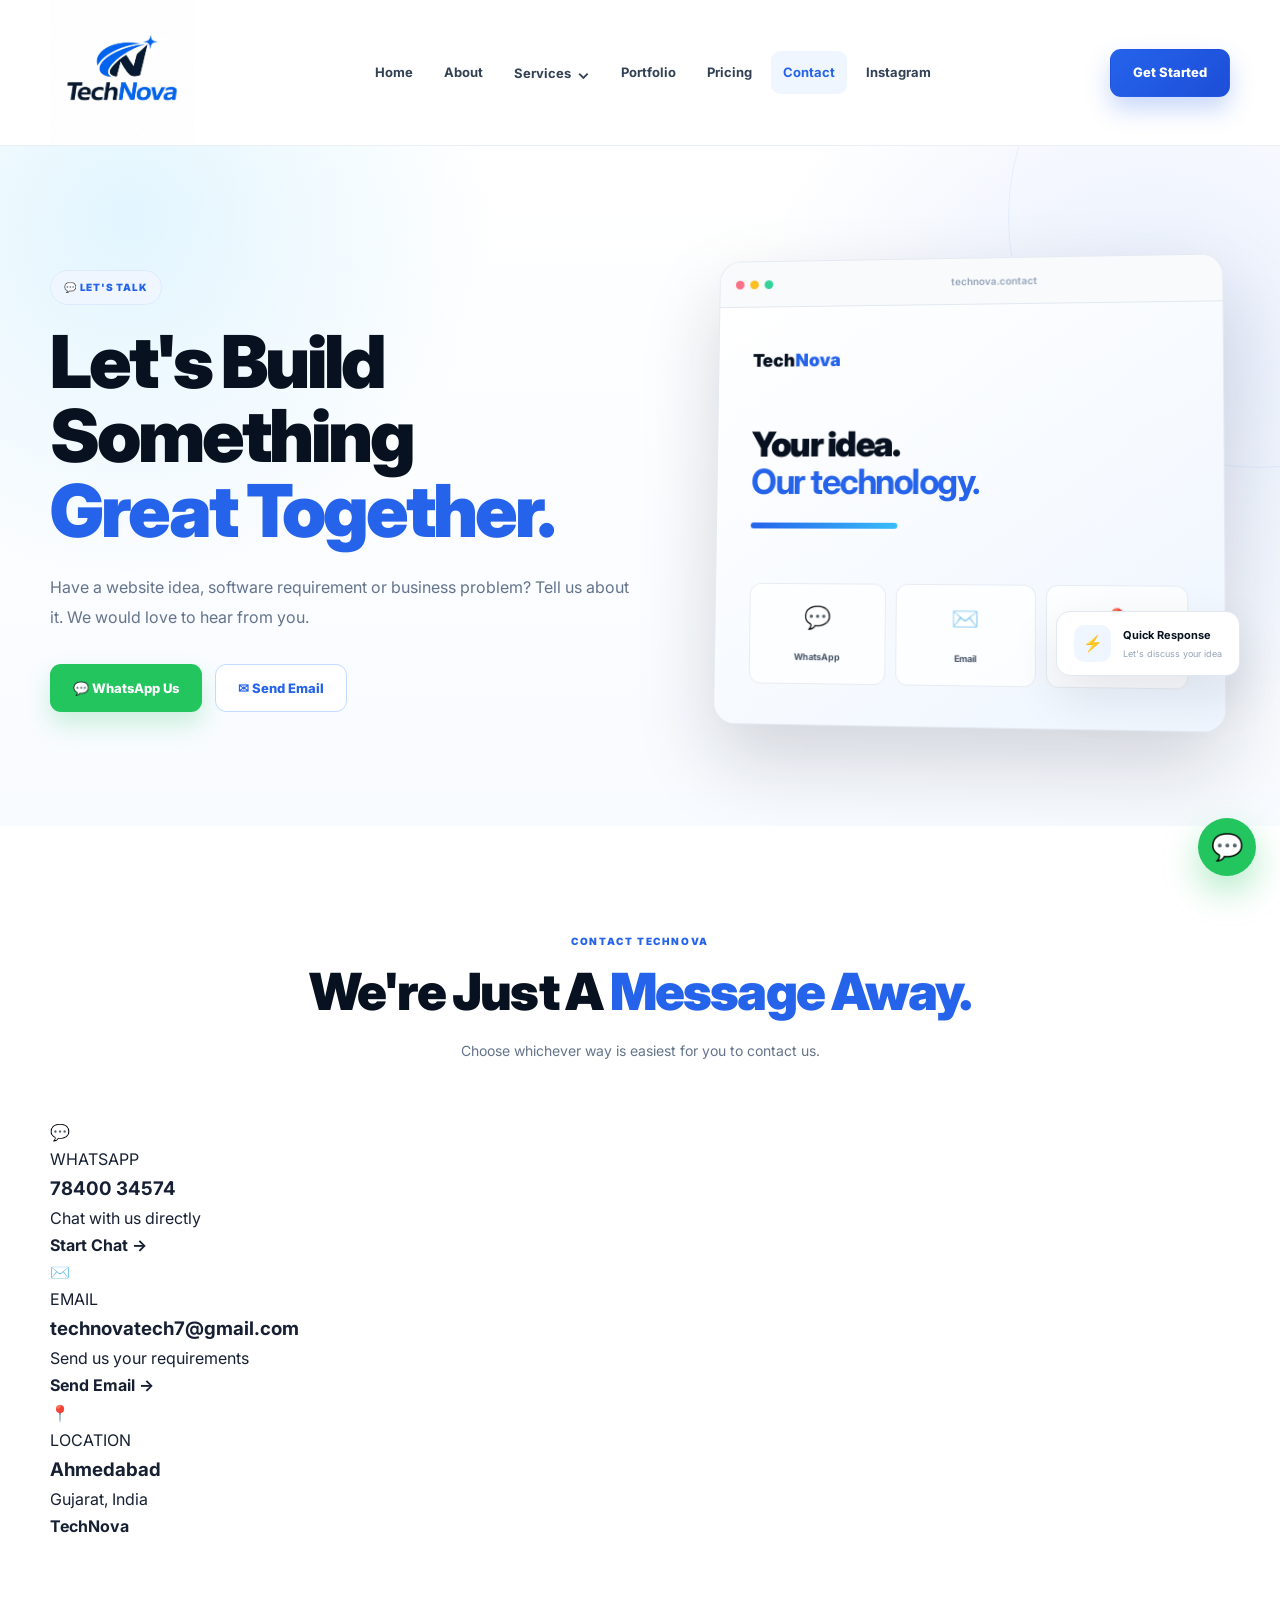
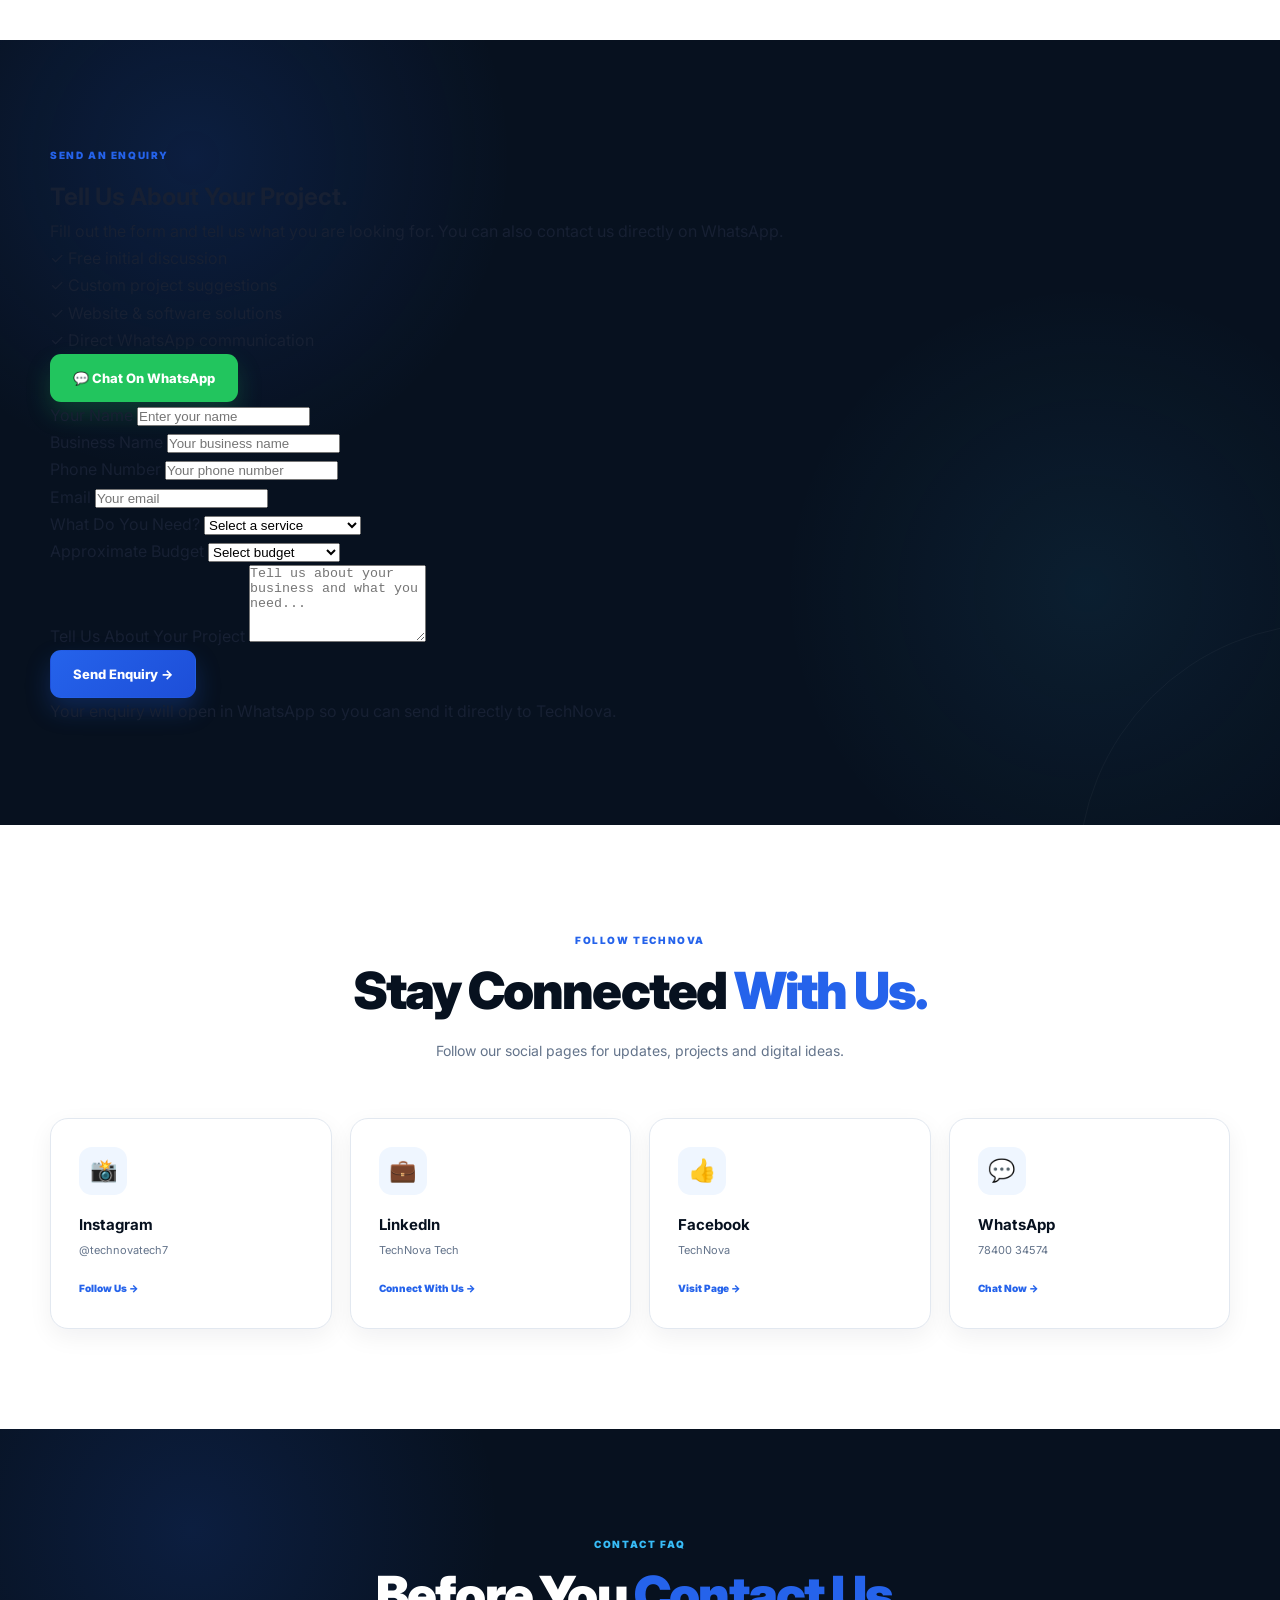
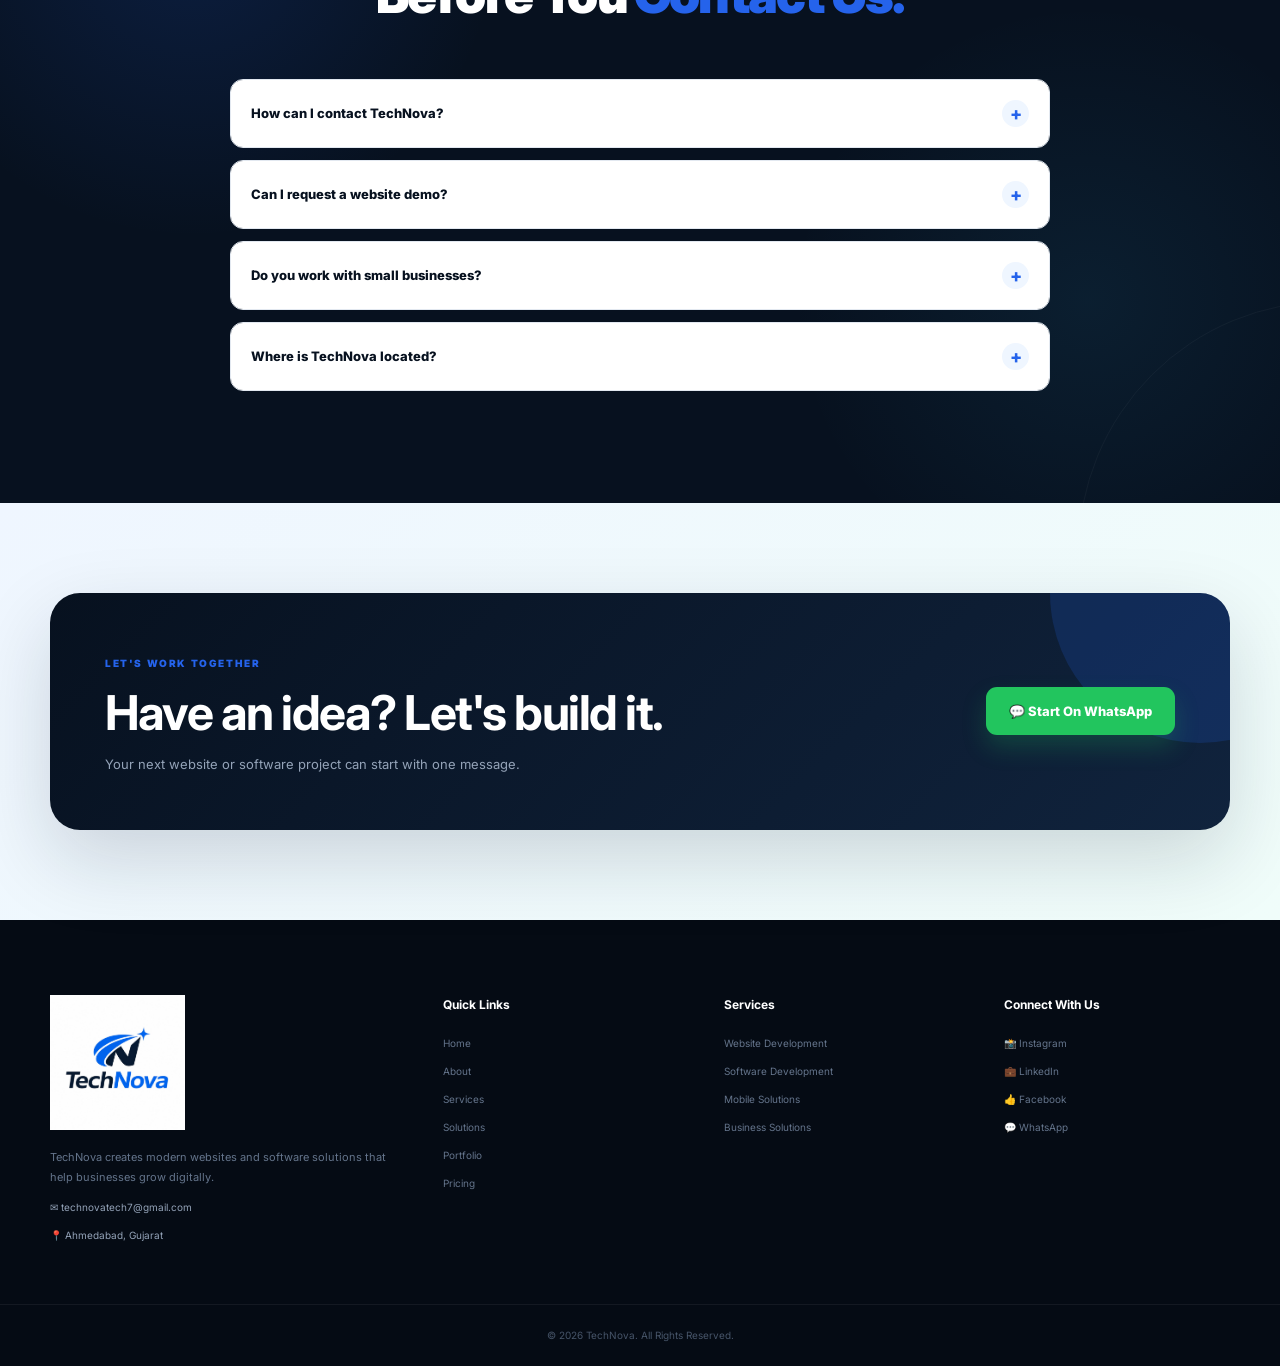
<file: contact.html>
<!DOCTYPE html>
<html lang="en">

<head>

    <meta charset="UTF-8">

    <meta name="viewport"
        content="width=device-width, initial-scale=1.0">

    <meta name="description"
        content="Contact TechNova for modern websites, software development and digital solutions.">

    <title>Contact | TechNova</title>


    <!-- Google Font -->

    <link rel="preconnect"
        href="https://fonts.googleapis.com">

    <link rel="preconnect"
        href="https://fonts.gstatic.com"
        crossorigin>

    <link href="https://fonts.googleapis.com/css2?family=Inter:wght@400;500;600;700;800&display=swap"
        rel="stylesheet">


    <!-- CSS -->

    <link rel="stylesheet"
        href="css/style.css">

</head>


<body>


<!-- =====================================================
     HEADER
===================================================== -->

<header class="header">

    <div class="container navbar">


        <!-- LOGO -->

        <a href="index.html"
            class="logo">

            <img src="images/technova-logo.jpeg"
                alt="TechNova Logo">

        </a>


        <!-- NAVIGATION -->

        <nav class="nav-menu">


            <a href="index.html">
                Home
            </a>


            <a href="about.html">
                About
            </a>


            <div class="dropdown">

                <button class="dropdown-btn">

                    Services

                    <span>⌄</span>

                </button>


                <div class="dropdown-menu">

                    <a href="services.html">
                        Website Development
                    </a>

                    <a href="services.html">
                        Software Development
                    </a>

                    <a href="services.html">
                        Mobile Solutions
                    </a>

                    <a href="solutions.html">
                        Business Solutions
                    </a>

                </div>

            </div>


            <a href="portfolio.html">
                Portfolio
            </a>


            <a href="pricing.html">
                Pricing
            </a>


            <a href="contact.html"
                class="active">

                Contact

            </a>


            <a href="https://www.instagram.com/technovatech7/"
                target="_blank"
                rel="noopener">

                Instagram

            </a>


        </nav>


        <!-- HEADER BUTTON -->

        <a href="https://wa.me/917840034574?text=Hello%20TechNova%2C%20I%20want%20to%20discuss%20a%20project."
            target="_blank"
            rel="noopener"
            class="btn btn-primary desktop-btn">

            Get Started

        </a>


        <!-- MOBILE MENU -->

        <button class="mobile-menu"
            aria-label="Open Menu">

            ☰

        </button>


    </div>

</header>



<!-- =====================================================
     HERO
===================================================== -->

<section class="hero contact-hero">

    <div class="container hero-grid">


        <div class="hero-content reveal">


            <span class="badge">

                💬 LET'S TALK

            </span>


            <h1>

                Let's Build Something
                <span>Great Together.</span>

            </h1>


            <p>

                Have a website idea, software
                requirement or business problem?
                Tell us about it. We would love
                to hear from you.

            </p>


            <div class="hero-buttons">


                <a href="https://wa.me/917840034574?text=Hello%20TechNova%2C%20I%20want%20to%20discuss%20a%20project."
                    target="_blank"
                    rel="noopener"
                    class="btn btn-whatsapp">

                    💬 WhatsApp Us

                </a>


                <a href="mailto:technovatech7@gmail.com"
                    class="btn btn-outline">

                    ✉ Send Email

                </a>


            </div>


        </div>



        <!-- HERO CONTACT CARD -->

        <div class="hero-visual reveal">


            <div class="glow glow-one"></div>

            <div class="glow glow-two"></div>


            <div class="browser-card">


                <div class="browser-header">

                    <div class="browser-dots">

                        <span></span>
                        <span></span>
                        <span></span>

                    </div>


                    <div class="browser-address">

                        technova.contact

                    </div>

                </div>


                <div class="browser-body">


                    <div class="mock-logo">

                        Tech<span>Nova</span>

                    </div>


                    <div class="mock-heading">

                        Your idea.

                        <strong>
                            Our technology.
                        </strong>

                    </div>


                    <div class="mock-line"></div>


                    <div class="mock-cards">


                        <div class="mock-card">

                            <span>💬</span>

                            <b>
                                WhatsApp
                            </b>

                        </div>


                        <div class="mock-card">

                            <span>✉️</span>

                            <b>
                                Email
                            </b>

                        </div>


                        <div class="mock-card">

                            <span>📍</span>

                            <b>
                                Ahmedabad
                            </b>

                        </div>


                    </div>


                </div>

            </div>


            <div class="floating-card">


                <div class="floating-icon">
                    ⚡
                </div>


                <div>

                    <strong>
                        Quick Response
                    </strong>

                    <small>
                        Let's discuss your idea
                    </small>

                </div>


            </div>


        </div>


    </div>

</section>



<!-- =====================================================
     CONTACT INFORMATION
===================================================== -->

<section class="section">

    <div class="container">


        <div class="section-heading reveal">


            <span class="section-label">
                CONTACT TECHNOVA
            </span>


            <h2>

                We're Just A
                <span>Message Away.</span>

            </h2>


            <p>

                Choose whichever way is easiest
                for you to contact us.

            </p>


        </div>



        <div class="contact-info-grid">


            <!-- WHATSAPP -->

            <a href="https://wa.me/917840034574?text=Hello%20TechNova%2C%20I%20want%20to%20discuss%20a%20project."
                target="_blank"
                rel="noopener"
                class="contact-card reveal">


                <div class="contact-icon whatsapp-icon">

                    💬

                </div>


                <span>
                    WHATSAPP
                </span>


                <h3>
                    78400 34574
                </h3>


                <p>
                    Chat with us directly
                </p>


                <strong>
                    Start Chat →
                </strong>


            </a>



            <!-- EMAIL -->

            <a href="mailto:technovatech7@gmail.com"
                class="contact-card reveal">


                <div class="contact-icon email-icon">

                    ✉️

                </div>


                <span>
                    EMAIL
                </span>


                <h3>
                    technovatech7@gmail.com
                </h3>


                <p>
                    Send us your requirements
                </p>


                <strong>
                    Send Email →
                </strong>


            </a>



            <!-- LOCATION -->

            <div class="contact-card reveal">


                <div class="contact-icon location-icon">

                    📍

                </div>


                <span>
                    LOCATION
                </span>


                <h3>
                    Ahmedabad
                </h3>


                <p>
                    Gujarat, India
                </p>


                <strong>
                    TechNova
                </strong>


            </div>


        </div>

    </div>

</section>



<!-- =====================================================
     CONTACT FORM
===================================================== -->

<section class="section dark-section">

    <div class="container contact-layout">


        <!-- LEFT -->

        <div class="contact-text reveal">


            <span class="section-label">
                SEND AN ENQUIRY
            </span>


            <h2>

                Tell Us About
                <span>Your Project.</span>

            </h2>


            <p>

                Fill out the form and tell us
                what you are looking for. You can
                also contact us directly on WhatsApp.

            </p>


            <div class="contact-benefits">


                <div>

                    <span>
                        ✓
                    </span>

                    Free initial discussion

                </div>


                <div>

                    <span>
                        ✓
                    </span>

                    Custom project suggestions

                </div>


                <div>

                    <span>
                        ✓
                    </span>

                    Website & software solutions

                </div>


                <div>

                    <span>
                        ✓
                    </span>

                    Direct WhatsApp communication

                </div>


            </div>


            <a href="https://wa.me/917840034574?text=Hello%20TechNova%2C%20I%20want%20to%20discuss%20my%20project."
                target="_blank"
                rel="noopener"
                class="btn btn-whatsapp">

                💬 Chat On WhatsApp

            </a>


        </div>



        <!-- FORM -->

        <div class="contact-form-wrapper reveal">


            <form id="contactForm"
                class="contact-form">


                <div class="form-row">


                    <div class="form-group">

                        <label for="name">
                            Your Name
                        </label>


                        <input type="text"
                            id="name"
                            name="name"
                            placeholder="Enter your name"
                            required>

                    </div>


                    <div class="form-group">

                        <label for="business">
                            Business Name
                        </label>


                        <input type="text"
                            id="business"
                            name="business"
                            placeholder="Your business name">

                    </div>


                </div>



                <div class="form-row">


                    <div class="form-group">

                        <label for="phone">
                            Phone Number
                        </label>


                        <input type="tel"
                            id="phone"
                            name="phone"
                            placeholder="Your phone number"
                            required>

                    </div>


                    <div class="form-group">

                        <label for="email">
                            Email
                        </label>


                        <input type="email"
                            id="email"
                            name="email"
                            placeholder="Your email">

                    </div>


                </div>



                <div class="form-group">


                    <label for="service">
                        What Do You Need?
                    </label>


                    <select id="service"
                        name="service"
                        required>


                        <option value="">
                            Select a service
                        </option>


                        <option value="Website Development">
                            Website Development
                        </option>


                        <option value="Software Development">
                            Software Development
                        </option>


                        <option value="Mobile Solution">
                            Mobile Solution
                        </option>


                        <option value="Business Solution">
                            Business Solution
                        </option>


                        <option value="Custom Project">
                            Custom Project
                        </option>


                    </select>


                </div>



                <div class="form-group">


                    <label for="budget">
                        Approximate Budget
                    </label>


                    <select id="budget"
                        name="budget">


                        <option value="">
                            Select budget
                        </option>


                        <option value="Below ₹5,000">
                            Below ₹5,000
                        </option>


                        <option value="₹5,000 - ₹10,000">
                            ₹5,000 - ₹10,000
                        </option>


                        <option value="₹10,000 - ₹20,000">
                            ₹10,000 - ₹20,000
                        </option>


                        <option value="₹20,000+">
                            ₹20,000+
                        </option>


                        <option value="Not Sure">
                            Not Sure
                        </option>


                    </select>


                </div>



                <div class="form-group">


                    <label for="message">
                        Tell Us About Your Project
                    </label>


                    <textarea id="message"
                        name="message"
                        rows="5"
                        placeholder="Tell us about your business and what you need..."
                        required></textarea>


                </div>



                <button type="submit"
                    class="btn btn-primary form-submit">

                    Send Enquiry →

                </button>


                <p class="form-note">

                    Your enquiry will open in WhatsApp
                    so you can send it directly to TechNova.

                </p>


            </form>


        </div>


    </div>

</section>



<!-- =====================================================
     SOCIAL MEDIA
===================================================== -->

<section class="section">

    <div class="container">


        <div class="section-heading reveal">


            <span class="section-label">
                FOLLOW TECHNOVA
            </span>


            <h2>

                Stay Connected
                <span>With Us.</span>

            </h2>


            <p>

                Follow our social pages for updates,
                projects and digital ideas.

            </p>


        </div>



        <div class="social-grid">


            <!-- INSTAGRAM -->

            <a href="https://www.instagram.com/technovatech7/"
                target="_blank"
                rel="noopener"
                class="social-card instagram-card reveal">


                <div class="social-icon">
                    📸
                </div>


                <h3>
                    Instagram
                </h3>


                <p>
                    @technovatech7
                </p>


                <span>
                    Follow Us →
                </span>


            </a>



            <!-- LINKEDIN -->

            <a href="https://www.linkedin.com/in/technova-tech-b75917428/"
                target="_blank"
                rel="noopener"
                class="social-card linkedin-card reveal">


                <div class="social-icon">
                    💼
                </div>


                <h3>
                    LinkedIn
                </h3>


                <p>
                    TechNova Tech
                </p>


                <span>
                    Connect With Us →
                </span>


            </a>



            <!-- FACEBOOK -->

            <a href="https://www.facebook.com/profile.php?id=61593031384682"
                target="_blank"
                rel="noopener"
                class="social-card facebook-card reveal">


                <div class="social-icon">
                    👍
                </div>


                <h3>
                    Facebook
                </h3>


                <p>
                    TechNova
                </p>


                <span>
                    Visit Page →
                </span>


            </a>



            <!-- WHATSAPP -->

            <a href="https://wa.me/917840034574"
                target="_blank"
                rel="noopener"
                class="social-card whatsapp-card reveal">


                <div class="social-icon">
                    💬
                </div>


                <h3>
                    WhatsApp
                </h3>


                <p>
                    78400 34574
                </p>


                <span>
                    Chat Now →
                </span>


            </a>


        </div>

    </div>

</section>



<!-- =====================================================
     FAQ
===================================================== -->

<section class="section dark-section">

    <div class="container">


        <div class="section-heading light reveal">


            <span class="section-label">
                CONTACT FAQ
            </span>


            <h2>

                Before You
                <span>Contact Us.</span>

            </h2>


        </div>



        <div class="faq">


            <div class="faq-item reveal">


                <button class="faq-question">

                    How can I contact TechNova?

                    <span>
                        +
                    </span>

                </button>


                <div class="faq-answer">

                    You can contact us directly on
                    WhatsApp at 78400 34574 or email
                    us at technovatech7@gmail.com.

                </div>


            </div>



            <div class="faq-item reveal">


                <button class="faq-question">

                    Can I request a website demo?

                    <span>
                        +
                    </span>

                </button>


                <div class="faq-answer">

                    Yes. Tell us about your business
                    and requirements on WhatsApp and
                    we can discuss a suitable demo
                    concept.

                </div>


            </div>



            <div class="faq-item reveal">


                <button class="faq-question">

                    Do you work with small businesses?

                    <span>
                        +
                    </span>

                </button>


                <div class="faq-answer">

                    Yes. TechNova provides websites
                    and software solutions for shops,
                    gyms, coaching classes, medical
                    stores and other small businesses.

                </div>


            </div>



            <div class="faq-item reveal">


                <button class="faq-question">

                    Where is TechNova located?

                    <span>
                        +
                    </span>

                </button>


                <div class="faq-answer">

                    TechNova is based in Ahmedabad,
                    Gujarat, India.

                </div>


            </div>


        </div>

    </div>

</section>



<!-- =====================================================
     FINAL CTA
===================================================== -->

<section class="cta-section">

    <div class="container">


        <div class="cta-box reveal">


            <div>


                <span class="section-label">
                    LET'S WORK TOGETHER
                </span>


                <h2>

                    Have an idea?
                    Let's build it.

                </h2>


                <p>

                    Your next website or software
                    project can start with one message.

                </p>


            </div>


            <a href="https://wa.me/917840034574?text=Hello%20TechNova%2C%20I%20want%20to%20start%20a%20project."
                target="_blank"
                rel="noopener"
                class="btn btn-whatsapp">

                💬 Start On WhatsApp

            </a>


        </div>

    </div>

</section>



<!-- =====================================================
     FOOTER
===================================================== -->

<footer class="footer">

    <div class="container footer-grid">


        <!-- COMPANY -->

        <div class="footer-company">


            <img src="images/technova-logo.jpeg"
                alt="TechNova Logo"
                class="footer-logo">


            <p>

                TechNova creates modern websites
                and software solutions that help
                businesses grow digitally.

            </p>


            <a href="mailto:technovatech7@gmail.com">

                ✉ technovatech7@gmail.com

            </a>


            <span>

                📍 Ahmedabad, Gujarat

            </span>


        </div>



        <!-- QUICK LINKS -->

        <div>

            <h4>
                Quick Links
            </h4>


            <a href="index.html">
                Home
            </a>


            <a href="about.html">
                About
            </a>


            <a href="services.html">
                Services
            </a>


            <a href="solutions.html">
                Solutions
            </a>


            <a href="portfolio.html">
                Portfolio
            </a>


            <a href="pricing.html">
                Pricing
            </a>


        </div>



        <!-- SERVICES -->

        <div>

            <h4>
                Services
            </h4>


            <a href="services.html">
                Website Development
            </a>


            <a href="services.html">
                Software Development
            </a>


            <a href="services.html">
                Mobile Solutions
            </a>


            <a href="solutions.html">
                Business Solutions
            </a>


        </div>



        <!-- SOCIAL -->

        <div>

            <h4>
                Connect With Us
            </h4>


            <a href="https://www.instagram.com/technovatech7/"
                target="_blank"
                rel="noopener">

                📸 Instagram

            </a>


            <a href="https://www.linkedin.com/in/technova-tech-b75917428/"
                target="_blank"
                rel="noopener">

                💼 LinkedIn

            </a>


            <a href="https://www.facebook.com/profile.php?id=61593031384682"
                target="_blank"
                rel="noopener">

                👍 Facebook

            </a>


            <a href="https://wa.me/917840034574"
                target="_blank"
                rel="noopener">

                💬 WhatsApp

            </a>


        </div>


    </div>


    <div class="copyright">

        © 2026 TechNova.
        All Rights Reserved.

    </div>


</footer>



<!-- =====================================================
     FLOATING WHATSAPP
===================================================== -->

<a href="https://wa.me/917840034574?text=Hello%20TechNova%2C%20I%20want%20to%20discuss%20a%20project."
    target="_blank"
    rel="noopener"
    class="floating-whatsapp"
    aria-label="Chat with TechNova on WhatsApp">

    💬

</a>



<!-- JAVASCRIPT -->

<script src="js/script.js"></script>


</body>

</html>
</file>
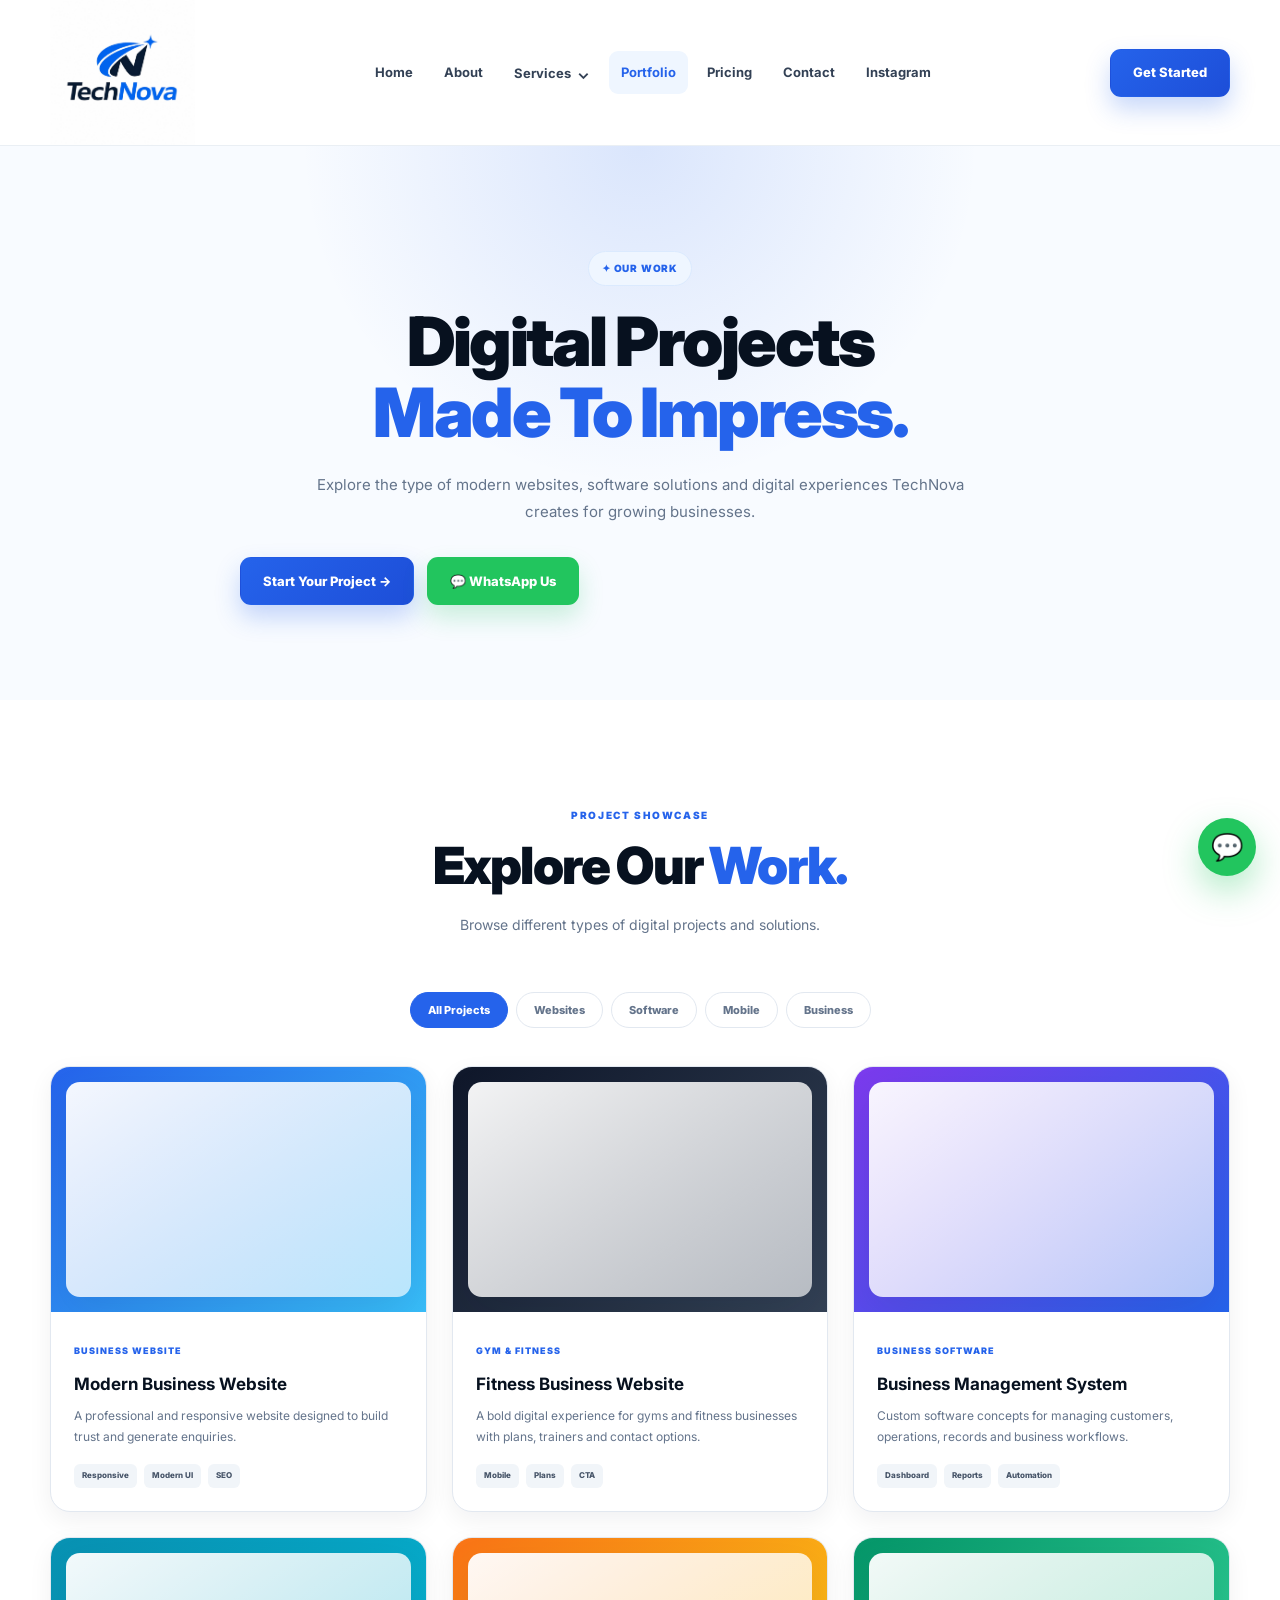
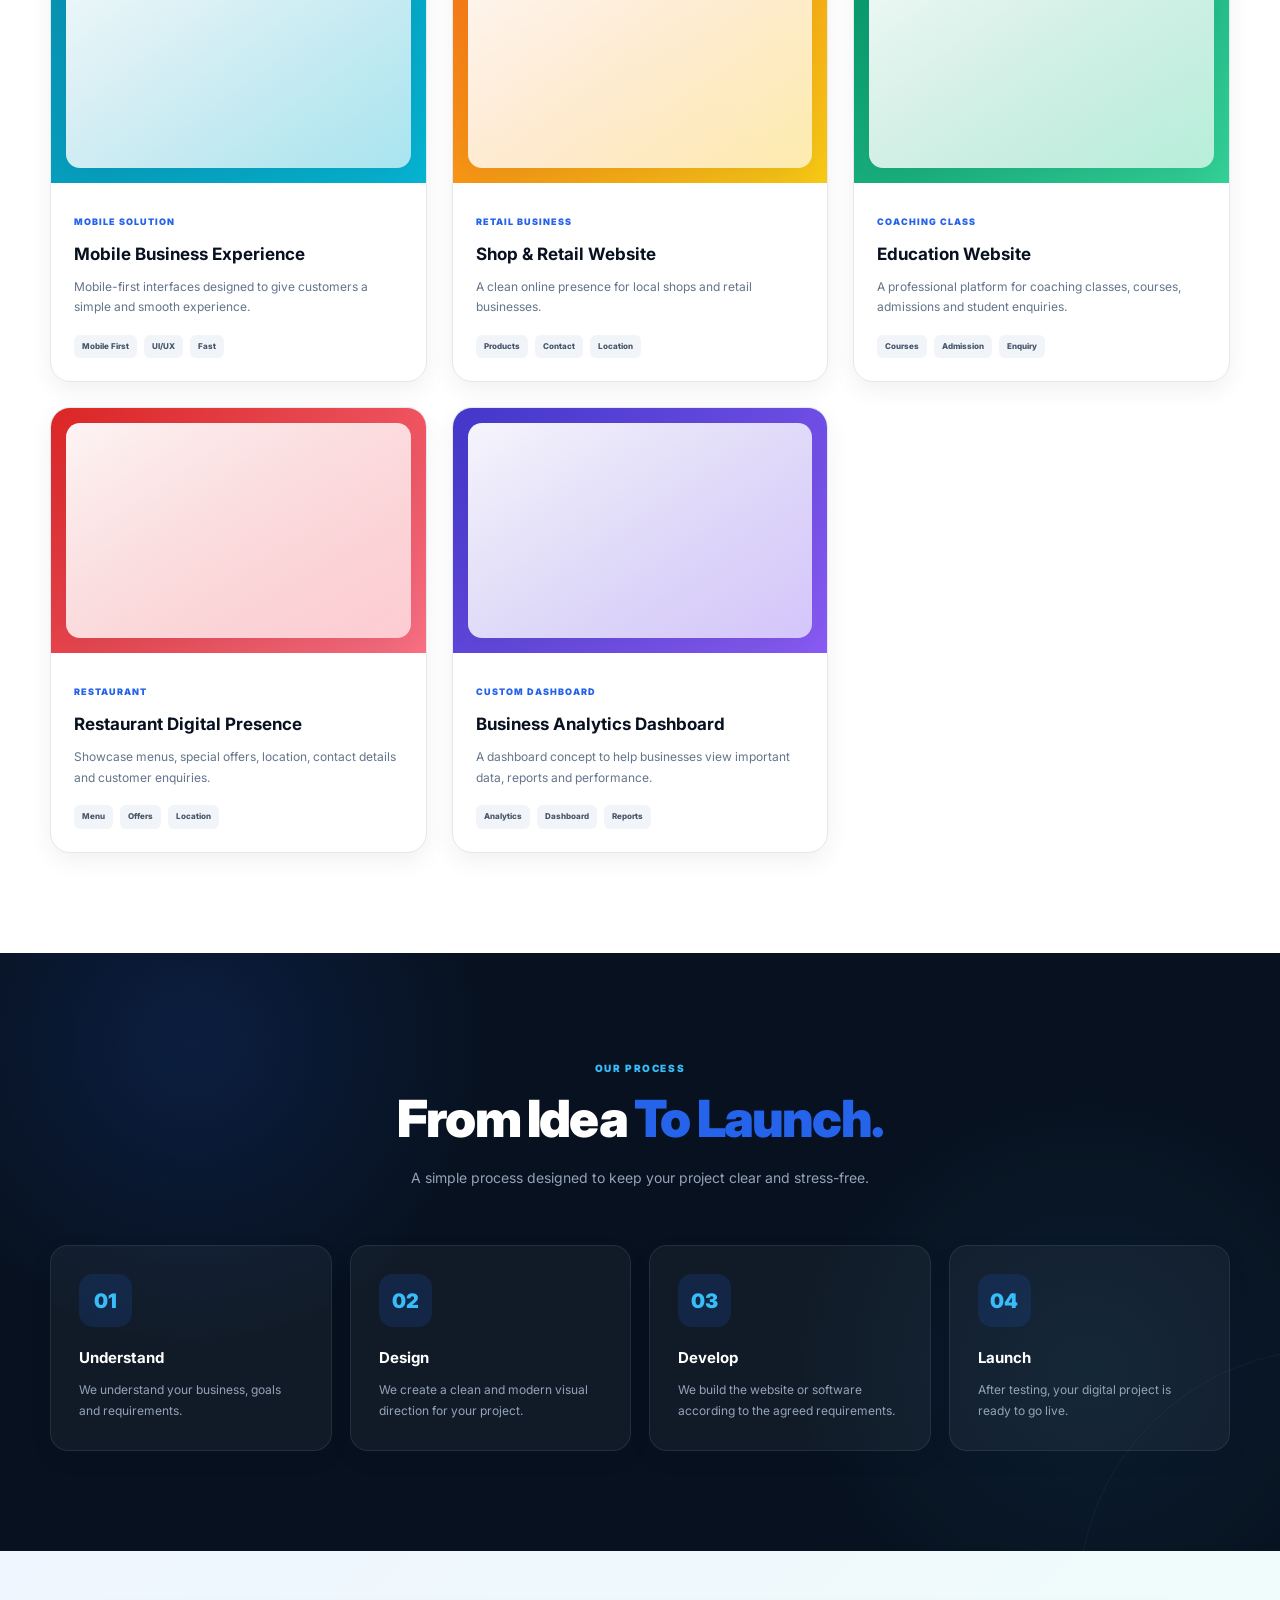
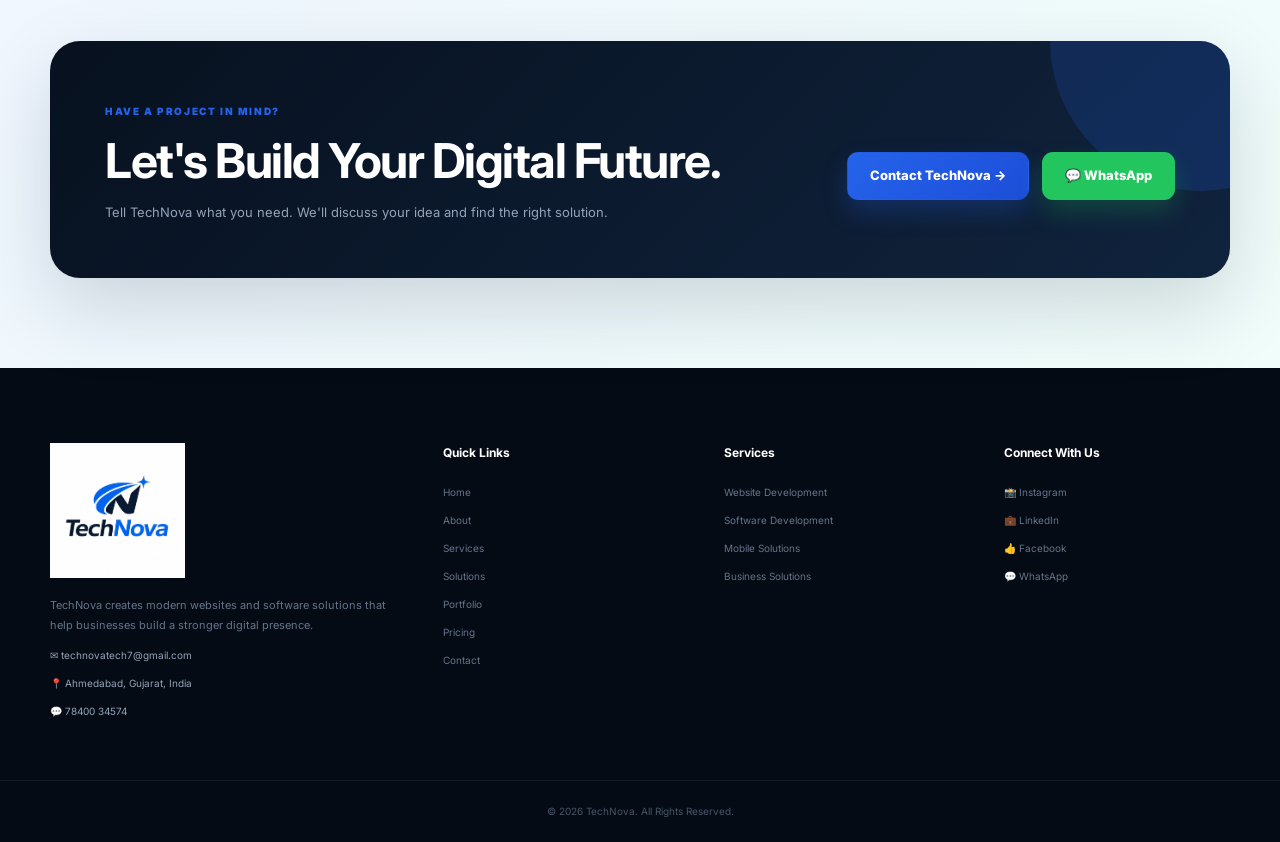
<file: portfolio.html>
<!DOCTYPE html>
<html lang="en">

<head>

    <meta charset="UTF-8">

    <meta name="viewport"
        content="width=device-width, initial-scale=1.0">

    <meta name="description"
        content="TechNova portfolio - modern websites, software solutions and digital projects.">

    <meta name="author"
        content="TechNova">

    <title>Portfolio | TechNova</title>


    <!-- Google Font -->

    <link rel="preconnect"
        href="https://fonts.googleapis.com">

    <link rel="preconnect"
        href="https://fonts.gstatic.com"
        crossorigin>

    <link href="https://fonts.googleapis.com/css2?family=Inter:wght@400;500;600;700;800;900&display=swap"
        rel="stylesheet">


    <!-- Main CSS -->

    <link rel="stylesheet"
        href="css/style.css">

</head>


<body>


<!-- =====================================================
     HEADER
===================================================== -->

<header class="header">

    <div class="container navbar">


        <!-- LOGO -->

        <a href="index.html"
            class="logo">

            <img src="images/technova-logo.jpeg"
                alt="TechNova Logo">

        </a>


        <!-- NAVIGATION -->

        <nav class="nav-menu">


            <a href="index.html">
                Home
            </a>


            <a href="about.html">
                About
            </a>


            <div class="dropdown">

                <button class="dropdown-btn">

                    Services

                    <span>⌄</span>

                </button>


                <div class="dropdown-menu">

                    <a href="services.html">
                        Website Development
                    </a>

                    <a href="services.html">
                        Software Development
                    </a>

                    <a href="services.html">
                        Mobile Solutions
                    </a>

                    <a href="solutions.html">
                        Business Solutions
                    </a>

                </div>

            </div>


            <a href="portfolio.html"
                class="active">

                Portfolio

            </a>


            <a href="pricing.html">
                Pricing
            </a>


            <a href="contact.html">
                Contact
            </a>


            <a href="https://www.instagram.com/technovatech7/"
                target="_blank"
                rel="noopener">

                Instagram

            </a>

        </nav>


        <!-- CTA -->

        <a href="https://wa.me/917840034574?text=Hello%20TechNova%2C%20I%20want%20to%20discuss%20a%20project."
            target="_blank"
            rel="noopener"
            class="btn btn-primary desktop-btn">

            Get Started

        </a>


        <!-- MOBILE MENU -->

        <button class="mobile-menu"
            aria-label="Open Menu">

            ☰

        </button>


    </div>

</header>



<!-- =====================================================
     PORTFOLIO HERO
===================================================== -->

<section class="page-hero">


    <div class="container">


        <div class="page-hero-content reveal">


            <span class="badge">

                ✦ OUR WORK

            </span>


            <h1>

                Digital Projects
                <span>Made To Impress.</span>

            </h1>


            <p>

                Explore the type of modern websites,
                software solutions and digital
                experiences TechNova creates for
                growing businesses.

            </p>


            <div class="hero-buttons">


                <a href="contact.html"
                    class="btn btn-primary">

                    Start Your Project →

                </a>


                <a href="https://wa.me/917840034574?text=Hello%20TechNova%2C%20I%20want%20to%20discuss%20a%20project."
                    target="_blank"
                    rel="noopener"
                    class="btn btn-whatsapp">

                    💬 WhatsApp Us

                </a>


            </div>


        </div>

    </div>

</section>



<!-- =====================================================
     PORTFOLIO SECTION
===================================================== -->

<section class="section">


    <div class="container">


        <!-- SECTION TITLE -->

        <div class="section-heading reveal">


            <span class="section-label">

                PROJECT SHOWCASE

            </span>


            <h2>

                Explore Our
                <span>Work.</span>

            </h2>


            <p>

                Browse different types of digital
                projects and solutions.

            </p>


        </div>



        <!-- FILTER BUTTONS -->

        <div class="portfolio-filters reveal">


            <button class="portfolio-filter active"
                data-filter="all">

                All Projects

            </button>


            <button class="portfolio-filter"
                data-filter="website">

                Websites

            </button>


            <button class="portfolio-filter"
                data-filter="software">

                Software

            </button>


            <button class="portfolio-filter"
                data-filter="mobile">

                Mobile

            </button>


            <button class="portfolio-filter"
                data-filter="business">

                Business

            </button>


        </div>



        <!-- PROJECT GRID -->

        <div class="portfolio-grid premium-portfolio-grid">


            <!-- =================================================
                 PROJECT 1
            ================================================== -->

            <article class="portfolio-card reveal"
                data-category="website">


                <div class="portfolio-image portfolio-project-1">


                    <div class="portfolio-overlay">


                        <span>
                            WEBSITE
                        </span>


                        <a href="https://wa.me/917840034574?text=Hello%20TechNova%2C%20I%20am%20interested%20in%20a%20business%20website."
                            target="_blank"
                            rel="noopener">

                            Discuss Similar Project →

                        </a>


                    </div>


                </div>


                <div class="portfolio-info">


                    <small>
                        BUSINESS WEBSITE
                    </small>


                    <h3>
                        Modern Business Website
                    </h3>


                    <p>

                        A professional and responsive
                        website designed to build trust
                        and generate enquiries.

                    </p>


                    <div class="project-tags">

                        <span>
                            Responsive
                        </span>

                        <span>
                            Modern UI
                        </span>

                        <span>
                            SEO
                        </span>

                    </div>


                </div>


            </article>



            <!-- =================================================
                 PROJECT 2
            ================================================== -->

            <article class="portfolio-card reveal"
                data-category="website">


                <div class="portfolio-image portfolio-project-2">


                    <div class="portfolio-overlay">


                        <span>
                            FITNESS
                        </span>


                        <a href="https://wa.me/917840034574?text=Hello%20TechNova%2C%20I%20want%20a%20fitness%20or%20gym%20website."
                            target="_blank"
                            rel="noopener">

                            Discuss Similar Project →

                        </a>


                    </div>


                </div>


                <div class="portfolio-info">


                    <small>
                        GYM & FITNESS
                    </small>


                    <h3>
                        Fitness Business Website
                    </h3>


                    <p>

                        A bold digital experience for
                        gyms and fitness businesses with
                        plans, trainers and contact options.

                    </p>


                    <div class="project-tags">

                        <span>
                            Mobile
                        </span>

                        <span>
                            Plans
                        </span>

                        <span>
                            CTA
                        </span>

                    </div>


                </div>


            </article>



            <!-- =================================================
                 PROJECT 3
            ================================================== -->

            <article class="portfolio-card reveal"
                data-category="software">


                <div class="portfolio-image portfolio-project-3">


                    <div class="portfolio-overlay">


                        <span>
                            SOFTWARE
                        </span>


                        <a href="https://wa.me/917840034574?text=Hello%20TechNova%2C%20I%20need%20custom%20business%20software."
                            target="_blank"
                            rel="noopener">

                            Discuss Software →

                        </a>


                    </div>


                </div>


                <div class="portfolio-info">


                    <small>
                        BUSINESS SOFTWARE
                    </small>


                    <h3>
                        Business Management System
                    </h3>


                    <p>

                        Custom software concepts for
                        managing customers, operations,
                        records and business workflows.

                    </p>


                    <div class="project-tags">

                        <span>
                            Dashboard
                        </span>

                        <span>
                            Reports
                        </span>

                        <span>
                            Automation
                        </span>

                    </div>


                </div>


            </article>



            <!-- =================================================
                 PROJECT 4
            ================================================== -->

            <article class="portfolio-card reveal"
                data-category="mobile">


                <div class="portfolio-image portfolio-project-4">


                    <div class="portfolio-overlay">


                        <span>
                            MOBILE
                        </span>


                        <a href="https://wa.me/917840034574?text=Hello%20TechNova%2C%20I%20need%20a%20mobile-friendly%20digital%20solution."
                            target="_blank"
                            rel="noopener">

                            Discuss Mobile Project →

                        </a>


                    </div>


                </div>


                <div class="portfolio-info">


                    <small>
                        MOBILE SOLUTION
                    </small>


                    <h3>
                        Mobile Business Experience
                    </h3>


                    <p>

                        Mobile-first interfaces designed
                        to give customers a simple and
                        smooth experience.

                    </p>


                    <div class="project-tags">

                        <span>
                            Mobile First
                        </span>

                        <span>
                            UI/UX
                        </span>

                        <span>
                            Fast
                        </span>

                    </div>


                </div>


            </article>



            <!-- =================================================
                 PROJECT 5
            ================================================== -->

            <article class="portfolio-card reveal"
                data-category="business">


                <div class="portfolio-image portfolio-project-5">


                    <div class="portfolio-overlay">


                        <span>
                            RETAIL
                        </span>


                        <a href="https://wa.me/917840034574?text=Hello%20TechNova%2C%20I%20need%20a%20website%20for%20my%20shop."
                            target="_blank"
                            rel="noopener">

                            Build My Shop Website →

                        </a>


                    </div>


                </div>


                <div class="portfolio-info">


                    <small>
                        RETAIL BUSINESS
                    </small>


                    <h3>
                        Shop & Retail Website
                    </h3>


                    <p>

                        A clean online presence for local
                        shops and retail businesses.

                    </p>


                    <div class="project-tags">

                        <span>
                            Products
                        </span>

                        <span>
                            Contact
                        </span>

                        <span>
                            Location
                        </span>

                    </div>


                </div>


            </article>



            <!-- =================================================
                 PROJECT 6
            ================================================== -->

            <article class="portfolio-card reveal"
                data-category="business">


                <div class="portfolio-image portfolio-project-6">


                    <div class="portfolio-overlay">


                        <span>
                            EDUCATION
                        </span>


                        <a href="https://wa.me/917840034574?text=Hello%20TechNova%2C%20I%20need%20a%20website%20for%20my%20coaching%20class."
                            target="_blank"
                            rel="noopener">

                            Build My Education Website →

                        </a>


                    </div>


                </div>


                <div class="portfolio-info">


                    <small>
                        COACHING CLASS
                    </small>


                    <h3>
                        Education Website
                    </h3>


                    <p>

                        A professional platform for
                        coaching classes, courses,
                        admissions and student enquiries.

                    </p>


                    <div class="project-tags">

                        <span>
                            Courses
                        </span>

                        <span>
                            Admission
                        </span>

                        <span>
                            Enquiry
                        </span>

                    </div>


                </div>


            </article>



            <!-- =================================================
                 PROJECT 7
            ================================================== -->

            <article class="portfolio-card reveal"
                data-category="website">


                <div class="portfolio-image portfolio-project-7">


                    <div class="portfolio-overlay">


                        <span>
                            RESTAURANT
                        </span>


                        <a href="https://wa.me/917840034574?text=Hello%20TechNova%2C%20I%20need%20a%20restaurant%20website."
                            target="_blank"
                            rel="noopener">

                            Build Restaurant Website →

                        </a>


                    </div>


                </div>


                <div class="portfolio-info">


                    <small>
                        RESTAURANT
                    </small>


                    <h3>
                        Restaurant Digital Presence
                    </h3>


                    <p>

                        Showcase menus, special offers,
                        location, contact details and
                        customer enquiries.

                    </p>


                    <div class="project-tags">

                        <span>
                            Menu
                        </span>

                        <span>
                            Offers
                        </span>

                        <span>
                            Location
                        </span>

                    </div>


                </div>


            </article>



            <!-- =================================================
                 PROJECT 8
            ================================================== -->

            <article class="portfolio-card reveal"
                data-category="software">


                <div class="portfolio-image portfolio-project-8">


                    <div class="portfolio-overlay">


                        <span>
                            DASHBOARD
                        </span>


                        <a href="https://wa.me/917840034574?text=Hello%20TechNova%2C%20I%20need%20a%20custom%20dashboard%20or%20software."
                            target="_blank"
                            rel="noopener">

                            Discuss Dashboard →

                        </a>


                    </div>


                </div>


                <div class="portfolio-info">


                    <small>
                        CUSTOM DASHBOARD
                    </small>


                    <h3>
                        Business Analytics Dashboard
                    </h3>


                    <p>

                        A dashboard concept to help
                        businesses view important data,
                        reports and performance.

                    </p>


                    <div class="project-tags">

                        <span>
                            Analytics
                        </span>

                        <span>
                            Dashboard
                        </span>

                        <span>
                            Reports
                        </span>

                    </div>


                </div>


            </article>


        </div>

    </div>

</section>



<!-- =====================================================
     HOW WE WORK
===================================================== -->

<section class="section dark-section">


    <div class="container">


        <div class="section-heading light reveal">


            <span class="section-label">

                OUR PROCESS

            </span>


            <h2>

                From Idea
                <span>To Launch.</span>

            </h2>


            <p>

                A simple process designed to keep
                your project clear and stress-free.

            </p>


        </div>



        <div class="business-grid">


            <div class="business-card reveal">


                <div class="business-icon">
                    01
                </div>


                <h3>
                    Understand
                </h3>


                <p>

                    We understand your business,
                    goals and requirements.

                </p>


            </div>



            <div class="business-card reveal">


                <div class="business-icon">
                    02
                </div>


                <h3>
                    Design
                </h3>


                <p>

                    We create a clean and modern
                    visual direction for your project.

                </p>


            </div>



            <div class="business-card reveal">


                <div class="business-icon">
                    03
                </div>


                <h3>
                    Develop
                </h3>


                <p>

                    We build the website or software
                    according to the agreed requirements.

                </p>


            </div>



            <div class="business-card reveal">


                <div class="business-icon">
                    04
                </div>


                <h3>
                    Launch
                </h3>


                <p>

                    After testing, your digital
                    project is ready to go live.

                </p>


            </div>


        </div>


    </div>

</section>



<!-- =====================================================
     CTA
===================================================== -->

<section class="cta-section">


    <div class="container">


        <div class="cta-box reveal">


            <div>


                <span class="section-label">

                    HAVE A PROJECT IN MIND?

                </span>


                <h2>

                    Let's Build Your
                    Digital Future.

                </h2>


                <p>

                    Tell TechNova what you need.
                    We'll discuss your idea and
                    find the right solution.

                </p>


            </div>


            <div class="hero-buttons">


                <a href="contact.html"
                    class="btn btn-primary">

                    Contact TechNova →

                </a>


                <a href="https://wa.me/917840034574?text=Hello%20TechNova%2C%20I%20have%20a%20project%20idea."
                    target="_blank"
                    rel="noopener"
                    class="btn btn-whatsapp">

                    💬 WhatsApp

                </a>


            </div>


        </div>


    </div>

</section>



<!-- =====================================================
     FOOTER
===================================================== -->

<footer class="footer">


    <div class="container footer-grid">


        <!-- COMPANY -->

        <div class="footer-company">


            <img src="images/technova-logo.jpeg"
                alt="TechNova Logo"
                class="footer-logo">


            <p>

                TechNova creates modern websites
                and software solutions that help
                businesses build a stronger
                digital presence.

            </p>


            <a href="mailto:technovatech7@gmail.com">

                ✉ technovatech7@gmail.com

            </a>


            <span>

                📍 Ahmedabad, Gujarat, India

            </span>


            <a href="https://wa.me/917840034574"
                target="_blank"
                rel="noopener">

                💬 78400 34574

            </a>


        </div>



        <!-- QUICK LINKS -->

        <div>


            <h4>
                Quick Links
            </h4>


            <a href="index.html">
                Home
            </a>


            <a href="about.html">
                About
            </a>


            <a href="services.html">
                Services
            </a>


            <a href="solutions.html">
                Solutions
            </a>


            <a href="portfolio.html">
                Portfolio
            </a>


            <a href="pricing.html">
                Pricing
            </a>


            <a href="contact.html">
                Contact
            </a>


        </div>



        <!-- SERVICES -->

        <div>


            <h4>
                Services
            </h4>


            <a href="services.html">
                Website Development
            </a>


            <a href="services.html">
                Software Development
            </a>


            <a href="services.html">
                Mobile Solutions
            </a>


            <a href="solutions.html">
                Business Solutions
            </a>


        </div>



        <!-- SOCIAL -->

        <div>


            <h4>
                Connect With Us
            </h4>


            <a href="https://www.instagram.com/technovatech7/"
                target="_blank"
                rel="noopener">

                📸 Instagram

            </a>


            <a href="https://www.linkedin.com/in/technova-tech-b75917428/"
                target="_blank"
                rel="noopener">

                💼 LinkedIn

            </a>


            <a href="https://www.facebook.com/profile.php?id=61593031384682"
                target="_blank"
                rel="noopener">

                👍 Facebook

            </a>


            <a href="https://wa.me/917840034574"
                target="_blank"
                rel="noopener">

                💬 WhatsApp

            </a>


        </div>


    </div>



    <div class="copyright">

        © 2026 TechNova.
        All Rights Reserved.

    </div>


</footer>



<!-- =====================================================
     FLOATING WHATSAPP
===================================================== -->

<a href="https://wa.me/917840034574?text=Hello%20TechNova%2C%20I%20want%20to%20discuss%20a%20project."
    target="_blank"
    rel="noopener"
    class="floating-whatsapp"
    aria-label="Chat with TechNova on WhatsApp">

    💬

</a>



<!-- JAVASCRIPT -->

<script src="js/script.js"></script>


</body>

</html>
</file>
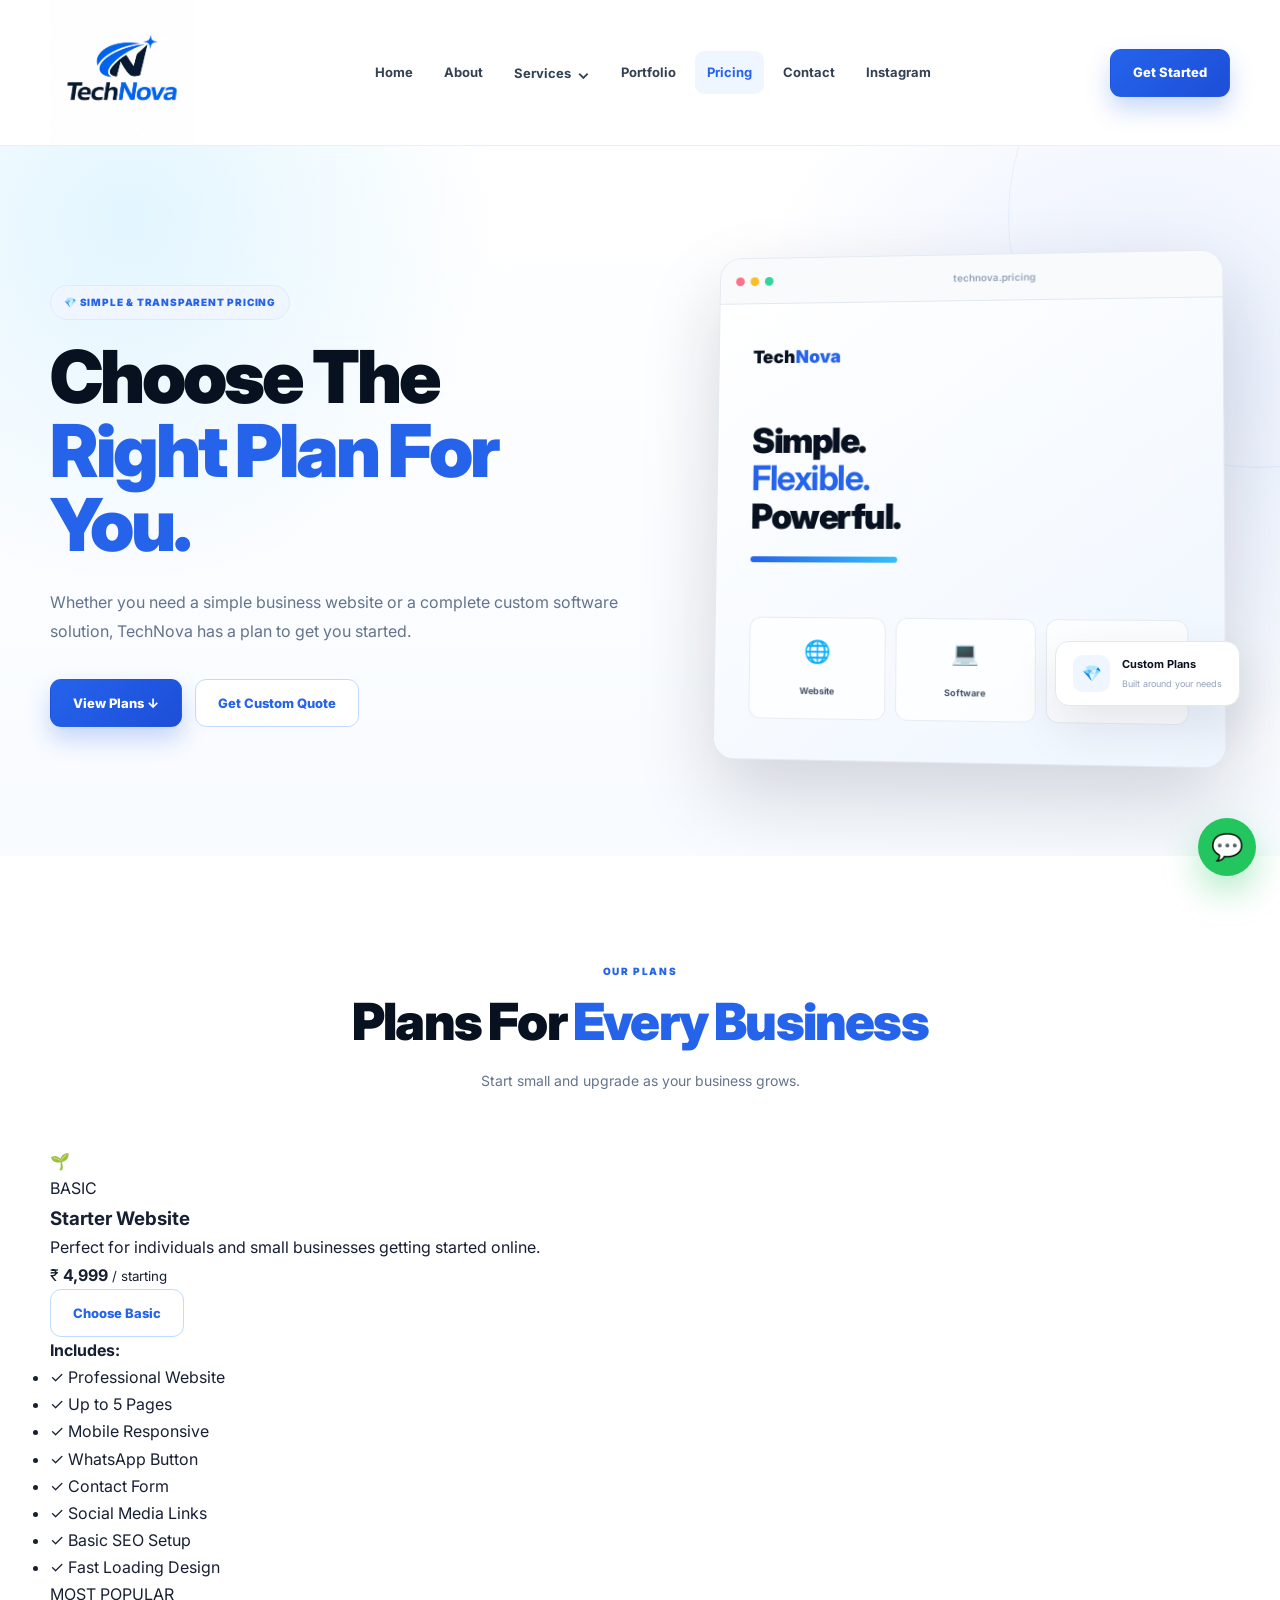
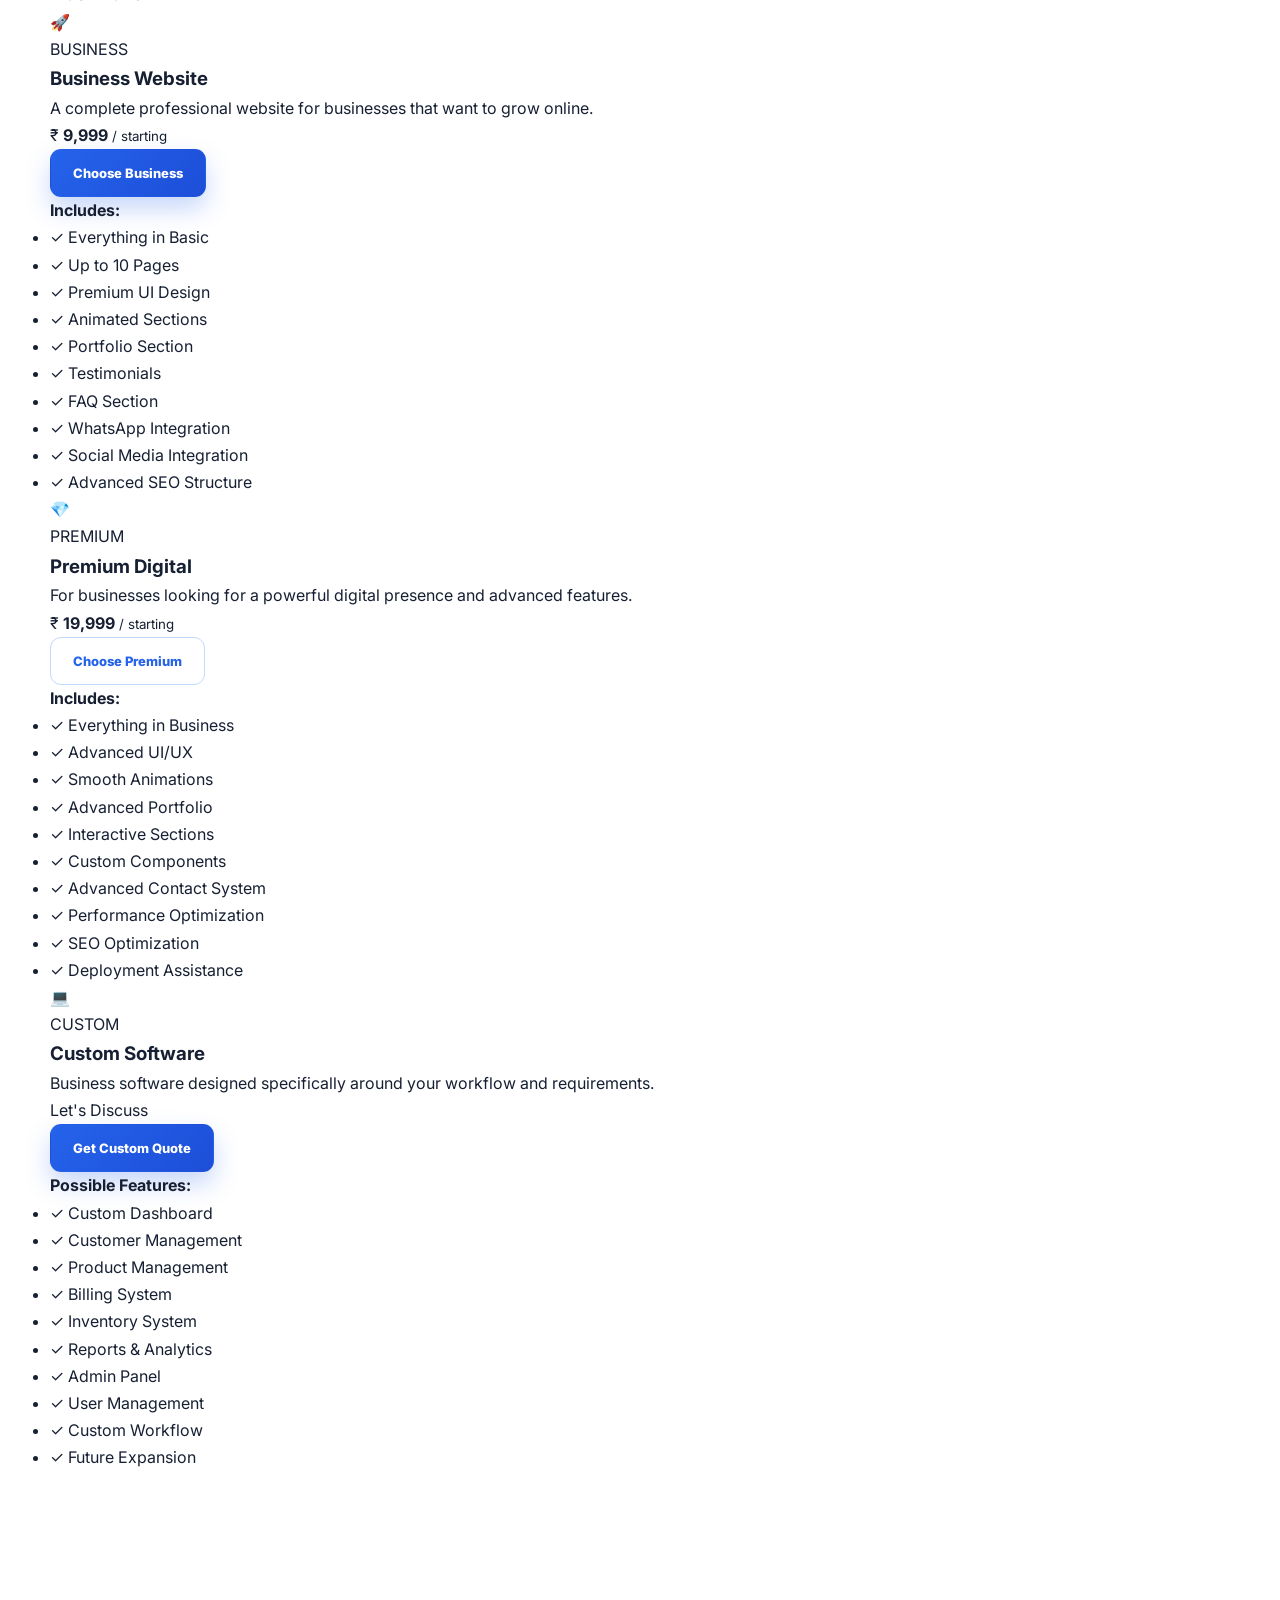
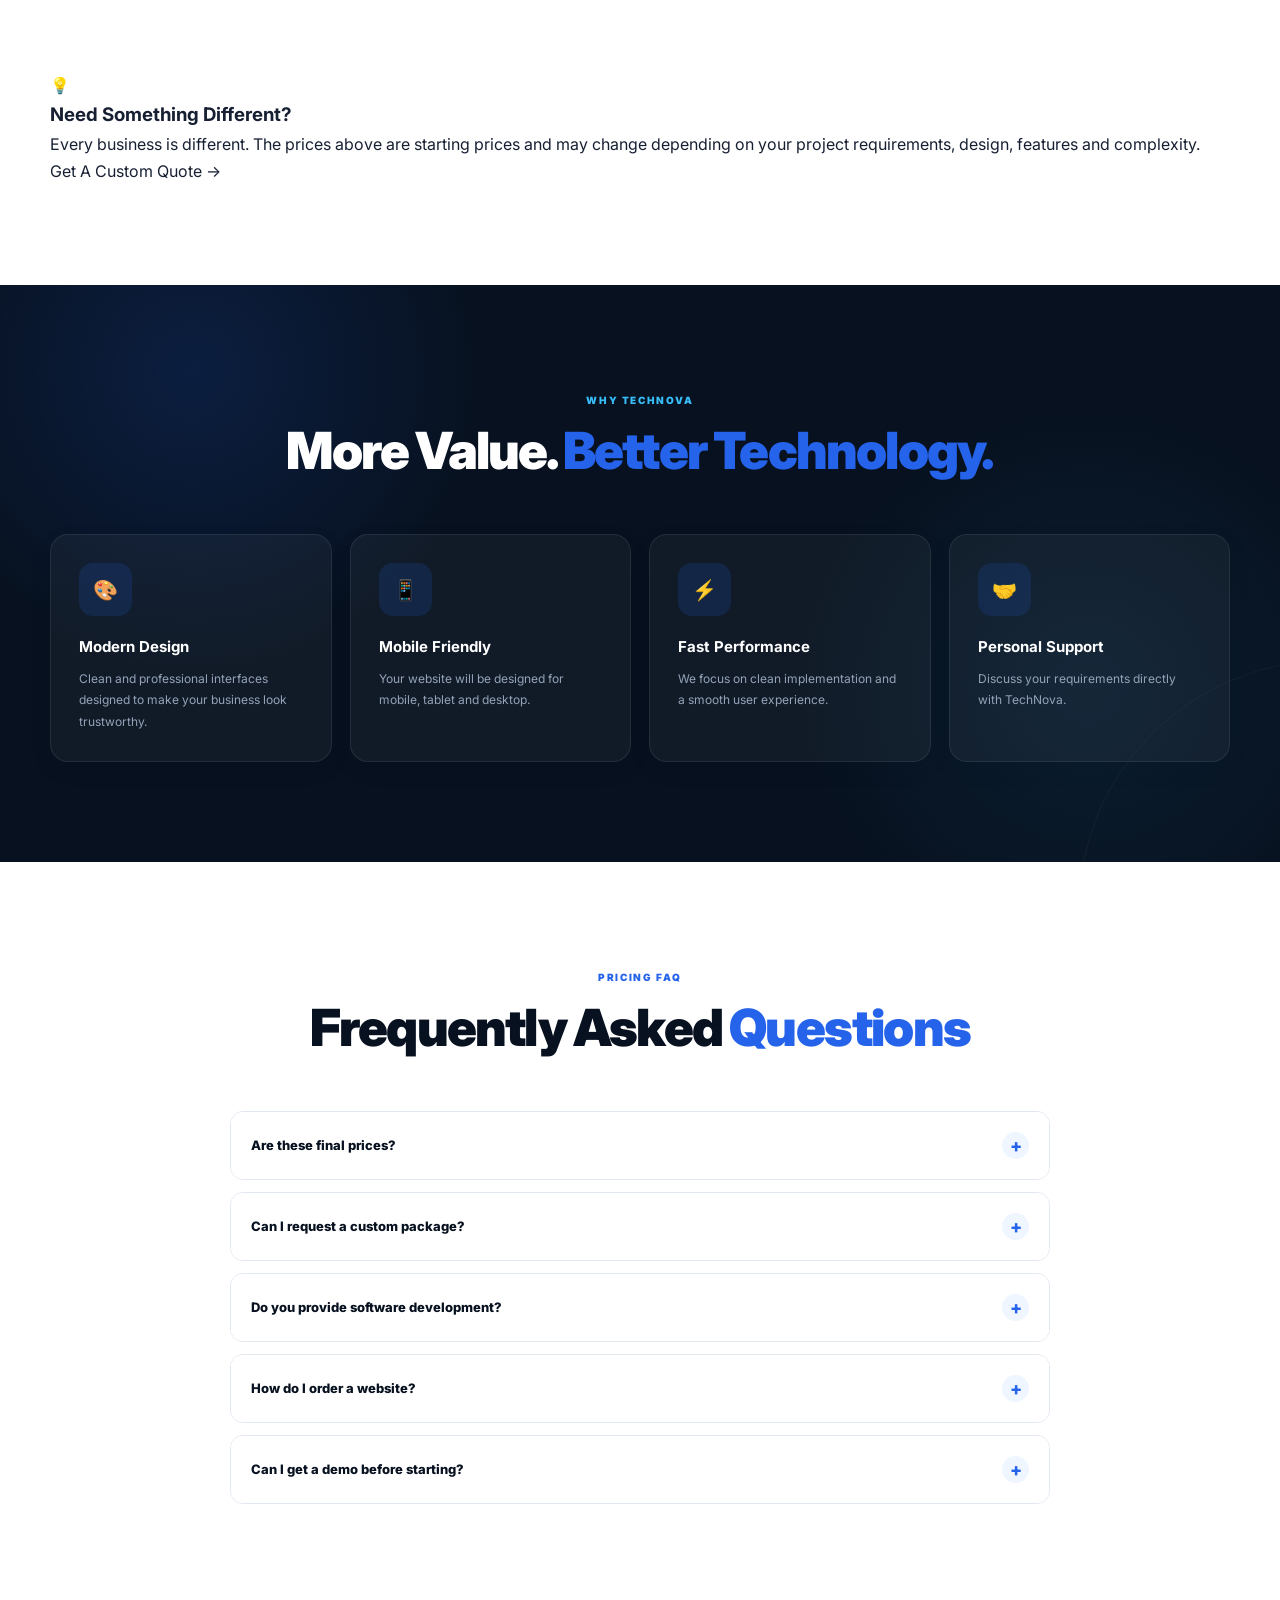
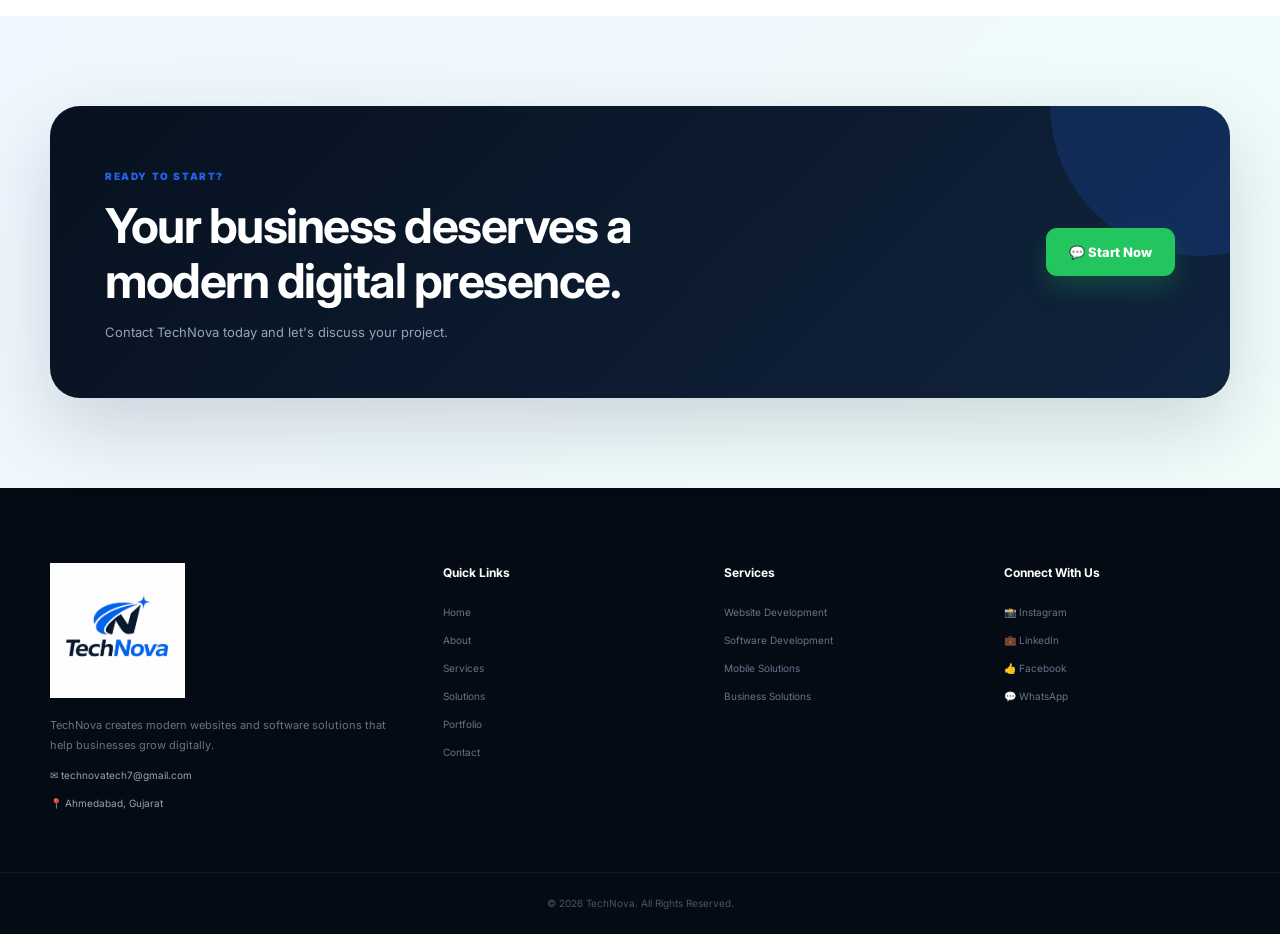
<file: pricing.html>
<!DOCTYPE html>
<html lang="en">

<head>

    <meta charset="UTF-8">

    <meta name="viewport"
        content="width=device-width, initial-scale=1.0">

    <meta name="description"
        content="TechNova website and software development pricing plans for small businesses.">

    <title>Pricing | TechNova</title>


    <!-- Google Font -->

    <link rel="preconnect"
        href="https://fonts.googleapis.com">

    <link rel="preconnect"
        href="https://fonts.gstatic.com"
        crossorigin>

    <link href="https://fonts.googleapis.com/css2?family=Inter:wght@400;500;600;700;800&display=swap"
        rel="stylesheet">


    <!-- Main CSS -->

    <link rel="stylesheet"
        href="css/style.css">

</head>


<body>


<!-- =====================================================
     HEADER
===================================================== -->

<header class="header">

    <div class="container navbar">


        <!-- LOGO -->

        <a href="index.html"
            class="logo">

            <img src="images/technova-logo.jpeg"
                alt="TechNova Logo">

        </a>


        <!-- NAVIGATION -->

        <nav class="nav-menu">


            <a href="index.html">
                Home
            </a>


            <a href="about.html">
                About
            </a>


            <div class="dropdown">

                <button class="dropdown-btn">

                    Services

                    <span>⌄</span>

                </button>


                <div class="dropdown-menu">

                    <a href="services.html">
                        Website Development
                    </a>

                    <a href="services.html">
                        Software Development
                    </a>

                    <a href="services.html">
                        Mobile Solutions
                    </a>

                    <a href="solutions.html">
                        Business Solutions
                    </a>

                </div>

            </div>


            <a href="portfolio.html">
                Portfolio
            </a>


            <a href="pricing.html"
                class="active">

                Pricing

            </a>


            <a href="contact.html">
                Contact
            </a>


            <a href="https://www.instagram.com/technovatech7/"
                target="_blank"
                rel="noopener">

                Instagram

            </a>


        </nav>


        <!-- HEADER BUTTON -->

        <a href="https://wa.me/917840034574?text=Hello%20TechNova%2C%20I%20want%20to%20discuss%20your%20pricing."
            target="_blank"
            rel="noopener"
            class="btn btn-primary desktop-btn">

            Get Started

        </a>


        <!-- MOBILE MENU -->

        <button class="mobile-menu"
            aria-label="Open Menu">

            ☰

        </button>


    </div>

</header>



<!-- =====================================================
     HERO
===================================================== -->

<section class="hero">

    <div class="container hero-grid">


        <div class="hero-content reveal">


            <span class="badge">

                💎 SIMPLE & TRANSPARENT PRICING

            </span>


            <h1>

                Choose The
                <span>Right Plan For You.</span>

            </h1>


            <p>

                Whether you need a simple business
                website or a complete custom software
                solution, TechNova has a plan to get
                you started.

            </p>


            <div class="hero-buttons">


                <a href="#pricing"
                    class="btn btn-primary">

                    View Plans ↓

                </a>


                <a href="https://wa.me/917840034574?text=Hello%20TechNova%2C%20I%20need%20a%20custom%20quote."
                    target="_blank"
                    rel="noopener"
                    class="btn btn-outline">

                    Get Custom Quote

                </a>


            </div>


        </div>



        <!-- HERO VISUAL -->

        <div class="hero-visual reveal">


            <div class="glow glow-one"></div>

            <div class="glow glow-two"></div>


            <div class="browser-card">


                <div class="browser-header">

                    <div class="browser-dots">

                        <span></span>
                        <span></span>
                        <span></span>

                    </div>


                    <div class="browser-address">

                        technova.pricing

                    </div>

                </div>


                <div class="browser-body">


                    <div class="mock-logo">

                        Tech<span>Nova</span>

                    </div>


                    <div class="mock-heading">

                        Simple.

                        <strong>
                            Flexible.
                        </strong>

                        Powerful.

                    </div>


                    <div class="mock-line"></div>


                    <div class="mock-cards">


                        <div class="mock-card">

                            <span>🌐</span>

                            <b>
                                Website
                            </b>

                        </div>


                        <div class="mock-card">

                            <span>💻</span>

                            <b>
                                Software
                            </b>

                        </div>


                        <div class="mock-card">

                            <span>🚀</span>

                            <b>
                                Growth
                            </b>

                        </div>


                    </div>


                </div>

            </div>


            <div class="floating-card">


                <div class="floating-icon">
                    💎
                </div>


                <div>

                    <strong>
                        Custom Plans
                    </strong>

                    <small>
                        Built around your needs
                    </small>

                </div>


            </div>


        </div>


    </div>

</section>



<!-- =====================================================
     PRICING
===================================================== -->

<section class="section pricing-section"
    id="pricing">

    <div class="container">


        <div class="section-heading reveal">


            <span class="section-label">
                OUR PLANS
            </span>


            <h2>

                Plans For
                <span>Every Business</span>

            </h2>


            <p>

                Start small and upgrade as your
                business grows.

            </p>


        </div>



        <!-- PRICING GRID -->

        <div class="pricing-grid">


            <!-- =================================================
                 BASIC
            ================================================= -->

            <div class="pricing-card reveal">


                <div class="pricing-icon">
                    🌱
                </div>


                <span class="pricing-name">
                    BASIC
                </span>


                <h3>
                    Starter Website
                </h3>


                <p class="pricing-description">

                    Perfect for individuals and
                    small businesses getting started
                    online.

                </p>


                <div class="price">

                    <span class="price-symbol">
                        ₹
                    </span>

                    <strong>
                        4,999
                    </strong>

                    <small>
                        / starting
                    </small>

                </div>


                <a href="https://wa.me/917840034574?text=Hello%20TechNova%2C%20I%20am%20interested%20in%20the%20Basic%20Starter%20Website%20plan."
                    target="_blank"
                    rel="noopener"
                    class="btn btn-outline pricing-btn">

                    Choose Basic

                </a>


                <div class="pricing-divider"></div>


                <h4>
                    Includes:
                </h4>


                <ul class="pricing-features">

                    <li>
                        ✓ Professional Website
                    </li>

                    <li>
                        ✓ Up to 5 Pages
                    </li>

                    <li>
                        ✓ Mobile Responsive
                    </li>

                    <li>
                        ✓ WhatsApp Button
                    </li>

                    <li>
                        ✓ Contact Form
                    </li>

                    <li>
                        ✓ Social Media Links
                    </li>

                    <li>
                        ✓ Basic SEO Setup
                    </li>

                    <li>
                        ✓ Fast Loading Design
                    </li>

                </ul>


            </div>



            <!-- =================================================
                 BUSINESS
            ================================================= -->

            <div class="pricing-card popular reveal">


                <div class="popular-badge">

                    MOST POPULAR

                </div>


                <div class="pricing-icon">
                    🚀
                </div>


                <span class="pricing-name">
                    BUSINESS
                </span>


                <h3>
                    Business Website
                </h3>


                <p class="pricing-description">

                    A complete professional website
                    for businesses that want to grow
                    online.

                </p>


                <div class="price">

                    <span class="price-symbol">
                        ₹
                    </span>

                    <strong>
                        9,999
                    </strong>

                    <small>
                        / starting
                    </small>

                </div>


                <a href="https://wa.me/917840034574?text=Hello%20TechNova%2C%20I%20am%20interested%20in%20the%20Business%20Website%20plan."
                    target="_blank"
                    rel="noopener"
                    class="btn btn-primary pricing-btn">

                    Choose Business

                </a>


                <div class="pricing-divider"></div>


                <h4>
                    Includes:
                </h4>


                <ul class="pricing-features">

                    <li>
                        ✓ Everything in Basic
                    </li>

                    <li>
                        ✓ Up to 10 Pages
                    </li>

                    <li>
                        ✓ Premium UI Design
                    </li>

                    <li>
                        ✓ Animated Sections
                    </li>

                    <li>
                        ✓ Portfolio Section
                    </li>

                    <li>
                        ✓ Testimonials
                    </li>

                    <li>
                        ✓ FAQ Section
                    </li>

                    <li>
                        ✓ WhatsApp Integration
                    </li>

                    <li>
                        ✓ Social Media Integration
                    </li>

                    <li>
                        ✓ Advanced SEO Structure
                    </li>

                </ul>


            </div>



            <!-- =================================================
                 PREMIUM
            ================================================= -->

            <div class="pricing-card reveal">


                <div class="pricing-icon">
                    💎
                </div>


                <span class="pricing-name">
                    PREMIUM
                </span>


                <h3>
                    Premium Digital
                </h3>


                <p class="pricing-description">

                    For businesses looking for a
                    powerful digital presence and
                    advanced features.

                </p>


                <div class="price">

                    <span class="price-symbol">
                        ₹
                    </span>

                    <strong>
                        19,999
                    </strong>

                    <small>
                        / starting
                    </small>

                </div>


                <a href="https://wa.me/917840034574?text=Hello%20TechNova%2C%20I%20am%20interested%20in%20the%20Premium%20Digital%20plan."
                    target="_blank"
                    rel="noopener"
                    class="btn btn-outline pricing-btn">

                    Choose Premium

                </a>


                <div class="pricing-divider"></div>


                <h4>
                    Includes:
                </h4>


                <ul class="pricing-features">

                    <li>
                        ✓ Everything in Business
                    </li>

                    <li>
                        ✓ Advanced UI/UX
                    </li>

                    <li>
                        ✓ Smooth Animations
                    </li>

                    <li>
                        ✓ Advanced Portfolio
                    </li>

                    <li>
                        ✓ Interactive Sections
                    </li>

                    <li>
                        ✓ Custom Components
                    </li>

                    <li>
                        ✓ Advanced Contact System
                    </li>

                    <li>
                        ✓ Performance Optimization
                    </li>

                    <li>
                        ✓ SEO Optimization
                    </li>

                    <li>
                        ✓ Deployment Assistance
                    </li>

                </ul>


            </div>



            <!-- =================================================
                 CUSTOM SOFTWARE
            ================================================= -->

            <div class="pricing-card custom-pricing reveal">


                <div class="pricing-icon">
                    💻
                </div>


                <span class="pricing-name">
                    CUSTOM
                </span>


                <h3>
                    Custom Software
                </h3>


                <p class="pricing-description">

                    Business software designed
                    specifically around your workflow
                    and requirements.

                </p>


                <div class="custom-price">

                    Let's Discuss

                </div>


                <a href="https://wa.me/917840034574?text=Hello%20TechNova%2C%20I%20need%20custom%20software%20for%20my%20business."
                    target="_blank"
                    rel="noopener"
                    class="btn btn-primary pricing-btn">

                    Get Custom Quote

                </a>


                <div class="pricing-divider"></div>


                <h4>
                    Possible Features:
                </h4>


                <ul class="pricing-features">

                    <li>
                        ✓ Custom Dashboard
                    </li>

                    <li>
                        ✓ Customer Management
                    </li>

                    <li>
                        ✓ Product Management
                    </li>

                    <li>
                        ✓ Billing System
                    </li>

                    <li>
                        ✓ Inventory System
                    </li>

                    <li>
                        ✓ Reports & Analytics
                    </li>

                    <li>
                        ✓ Admin Panel
                    </li>

                    <li>
                        ✓ User Management
                    </li>

                    <li>
                        ✓ Custom Workflow
                    </li>

                    <li>
                        ✓ Future Expansion
                    </li>

                </ul>


            </div>


        </div>

    </div>

</section>



<!-- =====================================================
     NOTE
===================================================== -->

<section class="section pricing-note-section">

    <div class="container">


        <div class="info-box reveal">


            <div class="info-icon">
                💡
            </div>


            <div>

                <h3>
                    Need Something Different?
                </h3>


                <p>

                    Every business is different.
                    The prices above are starting
                    prices and may change depending
                    on your project requirements,
                    design, features and complexity.

                </p>


                <a href="https://wa.me/917840034574?text=Hello%20TechNova%2C%20I%20want%20a%20custom%20quote%20for%20my%20project."
                    target="_blank"
                    rel="noopener">

                    Get A Custom Quote →

                </a>

            </div>


        </div>

    </div>

</section>



<!-- =====================================================
     WHY TECHNOVA
===================================================== -->

<section class="section dark-section">

    <div class="container">


        <div class="section-heading light reveal">


            <span class="section-label">
                WHY TECHNOVA
            </span>


            <h2>

                More Value.
                <span>Better Technology.</span>

            </h2>


        </div>



        <div class="business-grid">


            <div class="business-card reveal">


                <div class="business-icon">
                    🎨
                </div>


                <h3>
                    Modern Design
                </h3>


                <p>

                    Clean and professional interfaces
                    designed to make your business
                    look trustworthy.

                </p>


            </div>



            <div class="business-card reveal">


                <div class="business-icon">
                    📱
                </div>


                <h3>
                    Mobile Friendly
                </h3>


                <p>

                    Your website will be designed
                    for mobile, tablet and desktop.

                </p>


            </div>



            <div class="business-card reveal">


                <div class="business-icon">
                    ⚡
                </div>


                <h3>
                    Fast Performance
                </h3>


                <p>

                    We focus on clean implementation
                    and a smooth user experience.

                </p>


            </div>



            <div class="business-card reveal">


                <div class="business-icon">
                    🤝
                </div>


                <h3>
                    Personal Support
                </h3>


                <p>

                    Discuss your requirements directly
                    with TechNova.

                </p>


            </div>


        </div>

    </div>

</section>



<!-- =====================================================
     FAQ
===================================================== -->

<section class="section">

    <div class="container">


        <div class="section-heading reveal">


            <span class="section-label">
                PRICING FAQ
            </span>


            <h2>

                Frequently Asked
                <span>Questions</span>

            </h2>


        </div>



        <div class="faq">


            <div class="faq-item reveal">


                <button class="faq-question">

                    Are these final prices?

                    <span>
                        +
                    </span>

                </button>


                <div class="faq-answer">

                    These are starting prices. The
                    final price depends on your
                    requirements, number of pages,
                    features, design and project
                    complexity.

                </div>


            </div>



            <div class="faq-item reveal">


                <button class="faq-question">

                    Can I request a custom package?

                    <span>
                        +
                    </span>

                </button>


                <div class="faq-answer">

                    Yes. If the listed packages do
                    not match your requirements,
                    contact TechNova for a custom
                    quotation.

                </div>


            </div>



            <div class="faq-item reveal">


                <button class="faq-question">

                    Do you provide software development?

                    <span>
                        +
                    </span>

                </button>


                <div class="faq-answer">

                    Yes. We provide custom software
                    development based on your
                    business requirements.

                </div>


            </div>



            <div class="faq-item reveal">


                <button class="faq-question">

                    How do I order a website?

                    <span>
                        +
                    </span>

                </button>


                <div class="faq-answer">

                    Simply click any WhatsApp button
                    on this page and tell us about
                    your business. We will discuss
                    your requirements with you.

                </div>


            </div>



            <div class="faq-item reveal">


                <button class="faq-question">

                    Can I get a demo before starting?

                    <span>
                        +
                    </span>

                </button>


                <div class="faq-answer">

                    Yes. You can contact us and
                    discuss a demo or design concept
                    for your business.

                </div>


            </div>


        </div>

    </div>

</section>



<!-- =====================================================
     CTA
===================================================== -->

<section class="cta-section">

    <div class="container">


        <div class="cta-box reveal">


            <div>


                <span class="section-label">
                    READY TO START?
                </span>


                <h2>

                    Your business deserves
                    a modern digital presence.

                </h2>


                <p>

                    Contact TechNova today and
                    let's discuss your project.

                </p>


            </div>


            <a href="https://wa.me/917840034574?text=Hello%20TechNova%2C%20I%20want%20to%20start%20my%20project."
                target="_blank"
                rel="noopener"
                class="btn btn-whatsapp">

                💬 Start Now

            </a>


        </div>

    </div>

</section>



<!-- =====================================================
     FOOTER
===================================================== -->

<footer class="footer">

    <div class="container footer-grid">


        <!-- COMPANY -->

        <div class="footer-company">


            <img src="images/technova-logo.jpeg"
                alt="TechNova Logo"
                class="footer-logo">


            <p>

                TechNova creates modern websites
                and software solutions that help
                businesses grow digitally.

            </p>


            <a href="mailto:technovatech7@gmail.com">

                ✉ technovatech7@gmail.com

            </a>


            <span>

                📍 Ahmedabad, Gujarat

            </span>


        </div>



        <!-- QUICK LINKS -->

        <div>

            <h4>
                Quick Links
            </h4>


            <a href="index.html">
                Home
            </a>


            <a href="about.html">
                About
            </a>


            <a href="services.html">
                Services
            </a>


            <a href="solutions.html">
                Solutions
            </a>


            <a href="portfolio.html">
                Portfolio
            </a>


            <a href="contact.html">
                Contact
            </a>


        </div>



        <!-- SERVICES -->

        <div>

            <h4>
                Services
            </h4>


            <a href="services.html">
                Website Development
            </a>


            <a href="services.html">
                Software Development
            </a>


            <a href="services.html">
                Mobile Solutions
            </a>


            <a href="solutions.html">
                Business Solutions
            </a>


        </div>



        <!-- SOCIAL -->

        <div>

            <h4>
                Connect With Us
            </h4>


            <a href="https://www.instagram.com/technovatech7/"
                target="_blank"
                rel="noopener">

                📸 Instagram

            </a>


            <a href="https://www.linkedin.com/in/technova-tech-b75917428/"
                target="_blank"
                rel="noopener">

                💼 LinkedIn

            </a>


            <a href="https://www.facebook.com/profile.php?id=61593031384682"
                target="_blank"
                rel="noopener">

                👍 Facebook

            </a>


            <a href="https://wa.me/917840034574"
                target="_blank"
                rel="noopener">

                💬 WhatsApp

            </a>


        </div>


    </div>


    <div class="copyright">

        © 2026 TechNova.
        All Rights Reserved.

    </div>


</footer>



<!-- =====================================================
     FLOATING WHATSAPP
===================================================== -->

<a href="https://wa.me/917840034574?text=Hello%20TechNova%2C%20I%20want%20to%20discuss%20your%20pricing."
    target="_blank"
    rel="noopener"
    class="floating-whatsapp"
    aria-label="Chat with TechNova on WhatsApp">

    💬

</a>



<!-- JAVASCRIPT -->

<script src="js/script.js"></script>


</body>

</html>
</file>
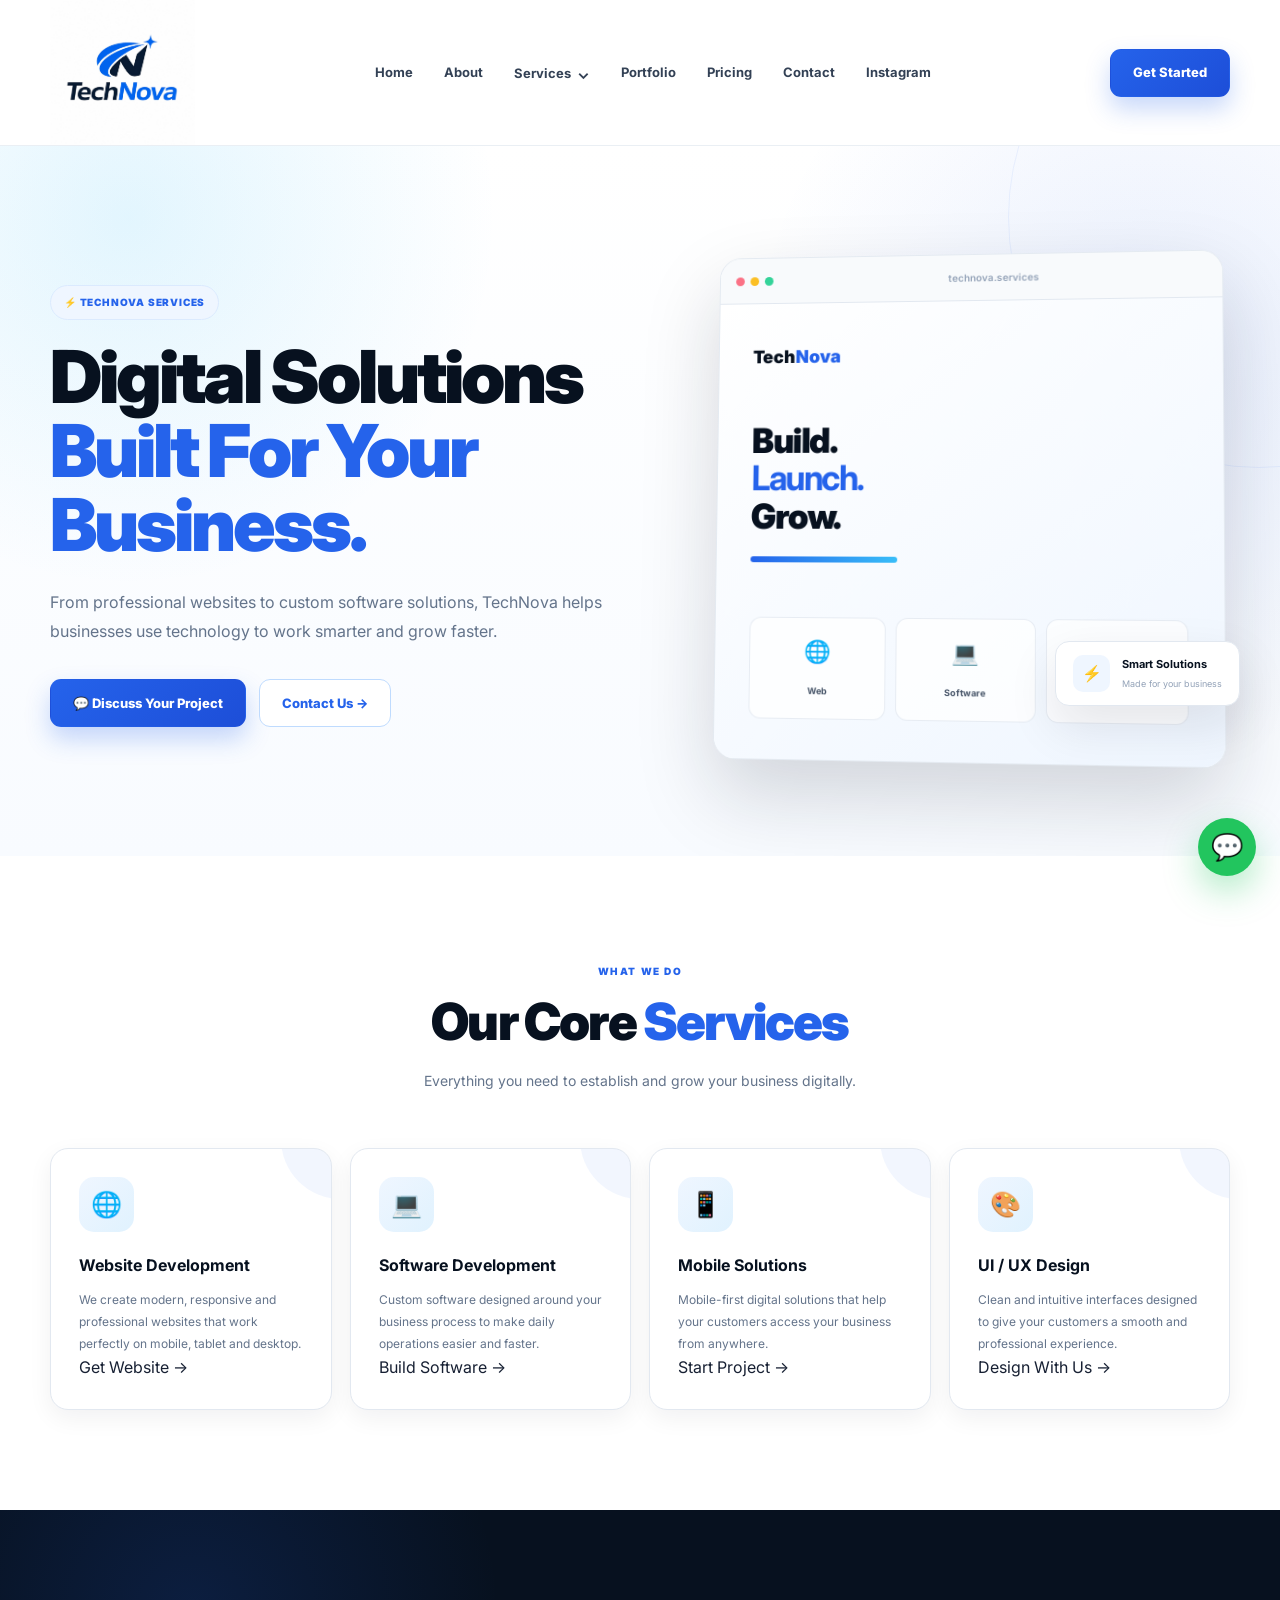
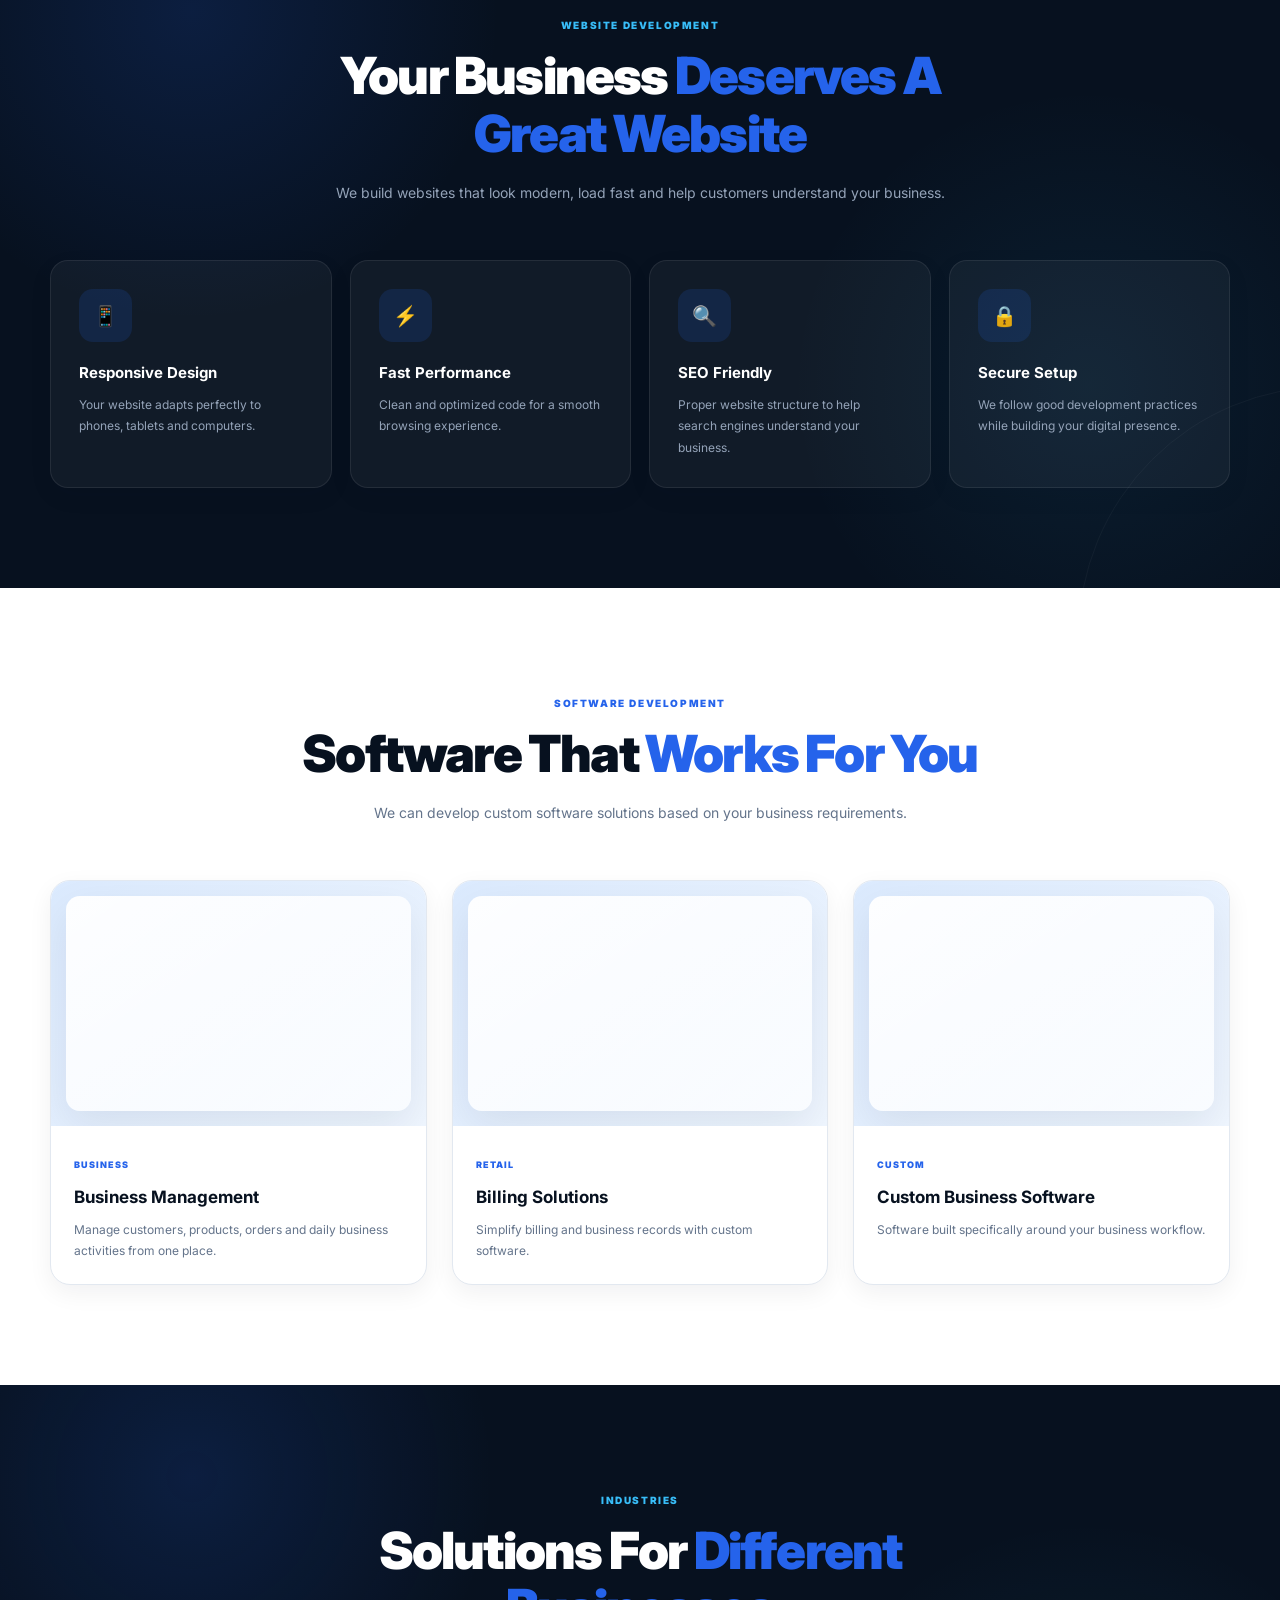
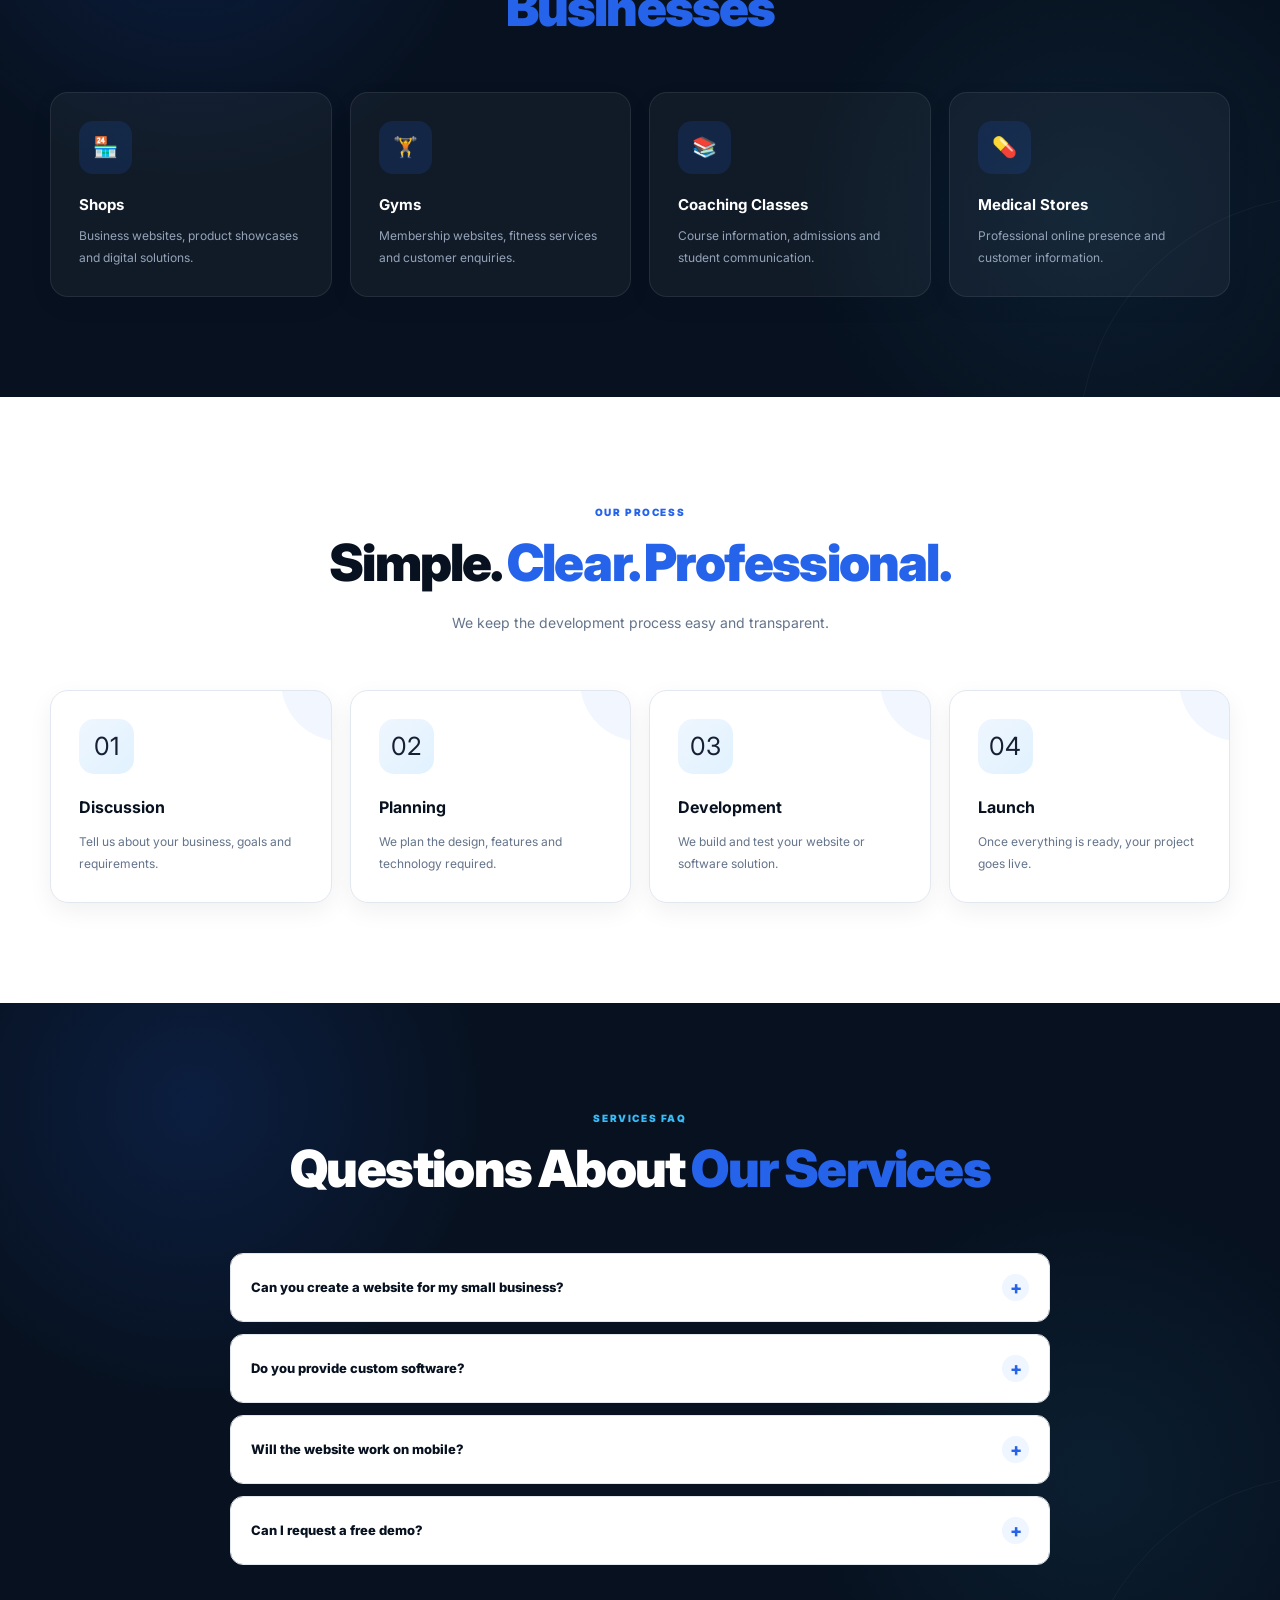
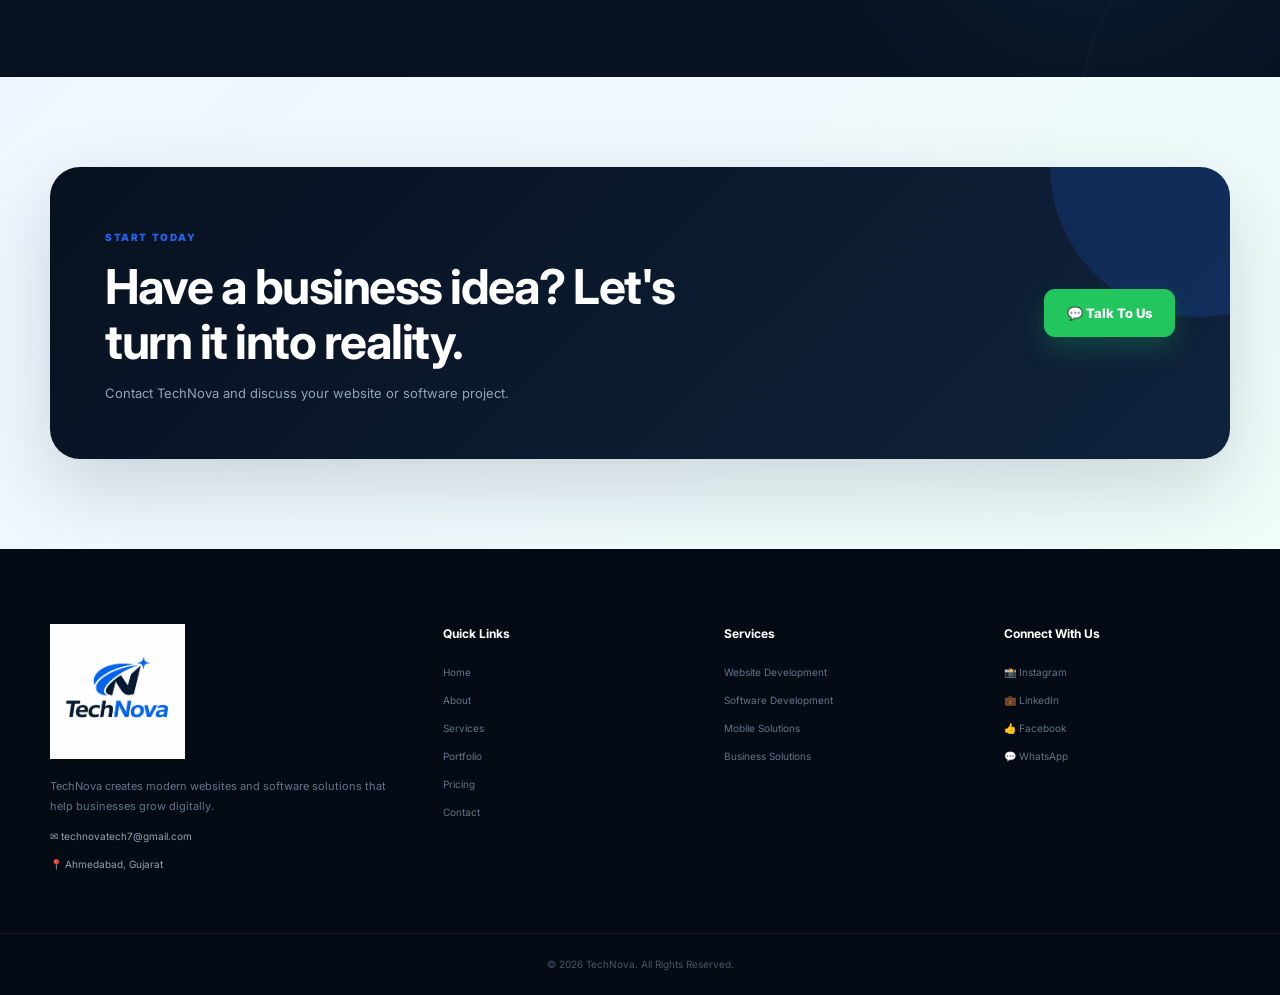
<file: services.html>
<!DOCTYPE html>
<html lang="en">

<head>

    <meta charset="UTF-8">

    <meta name="viewport"
        content="width=device-width, initial-scale=1.0">

    <meta name="description"
        content="TechNova provides modern website development, software development, mobile solutions and digital services for businesses.">

    <title>Services | TechNova</title>


    <!-- Google Font -->

    <link rel="preconnect"
        href="https://fonts.googleapis.com">

    <link rel="preconnect"
        href="https://fonts.gstatic.com"
        crossorigin>

    <link href="https://fonts.googleapis.com/css2?family=Inter:wght@400;500;600;700;800&display=swap"
        rel="stylesheet">


    <!-- CSS -->

    <link rel="stylesheet"
        href="css/style.css">

</head>


<body>


<!-- =====================================================
     HEADER
===================================================== -->

<header class="header">

    <div class="container navbar">


        <!-- LOGO -->

        <a href="index.html"
            class="logo">

            <img src="images/technova-logo.jpeg"
                alt="TechNova Logo">

        </a>


        <!-- NAVIGATION -->

        <nav class="nav-menu">


            <a href="index.html">
                Home
            </a>


            <a href="about.html">
                About
            </a>


            <!-- SERVICES -->

            <div class="dropdown">

                <button class="dropdown-btn">

                    Services

                    <span>⌄</span>

                </button>


                <div class="dropdown-menu">

                    <a href="services.html">
                        Website Development
                    </a>

                    <a href="services.html">
                        Software Development
                    </a>

                    <a href="services.html">
                        Mobile Solutions
                    </a>

                    <a href="solutions.html">
                        Business Solutions
                    </a>

                </div>

            </div>


            <a href="portfolio.html">
                Portfolio
            </a>


            <a href="pricing.html">
                Pricing
            </a>


            <a href="contact.html">
                Contact
            </a>


            <a href="https://www.instagram.com/technovatech7/"
                target="_blank"
                rel="noopener">

                Instagram

            </a>


        </nav>


        <!-- BUTTON -->

        <a href="https://wa.me/917840034574?text=Hello%20TechNova%2C%20I%20need%20your%20services."
            target="_blank"
            rel="noopener"
            class="btn btn-primary desktop-btn">

            Get Started

        </a>


        <!-- MOBILE -->

        <button class="mobile-menu"
            aria-label="Open Menu">

            ☰

        </button>


    </div>

</header>



<!-- =====================================================
     HERO
===================================================== -->

<section class="hero">

    <div class="container hero-grid">


        <div class="hero-content reveal">


            <span class="badge">

                ⚡ TECHNOVA SERVICES

            </span>


            <h1>

                Digital Solutions
                <span>Built For Your Business.</span>

            </h1>


            <p>

                From professional websites to
                custom software solutions, TechNova
                helps businesses use technology to
                work smarter and grow faster.

            </p>


            <div class="hero-buttons">


                <a href="https://wa.me/917840034574?text=Hello%20TechNova%2C%20I%20want%20to%20discuss%20your%20services."
                    target="_blank"
                    rel="noopener"
                    class="btn btn-primary">

                    💬 Discuss Your Project

                </a>


                <a href="contact.html"
                    class="btn btn-outline">

                    Contact Us →

                </a>


            </div>


        </div>



        <!-- HERO VISUAL -->

        <div class="hero-visual reveal">


            <div class="glow glow-one"></div>

            <div class="glow glow-two"></div>


            <div class="browser-card">


                <div class="browser-header">

                    <div class="browser-dots">

                        <span></span>
                        <span></span>
                        <span></span>

                    </div>


                    <div class="browser-address">

                        technova.services

                    </div>

                </div>


                <div class="browser-body">


                    <div class="mock-logo">

                        Tech<span>Nova</span>

                    </div>


                    <div class="mock-heading">

                        Build.

                        <strong>
                            Launch.
                        </strong>

                        Grow.

                    </div>


                    <div class="mock-line"></div>


                    <div class="mock-cards">


                        <div class="mock-card">

                            <span>🌐</span>

                            <b>
                                Web
                            </b>

                        </div>


                        <div class="mock-card">

                            <span>💻</span>

                            <b>
                                Software
                            </b>

                        </div>


                        <div class="mock-card">

                            <span>📱</span>

                            <b>
                                Mobile
                            </b>

                        </div>


                    </div>


                </div>

            </div>


            <div class="floating-card">

                <div class="floating-icon">
                    ⚡
                </div>

                <div>

                    <strong>
                        Smart Solutions
                    </strong>

                    <small>
                        Made for your business
                    </small>

                </div>

            </div>


        </div>


    </div>

</section>



<!-- =====================================================
     MAIN SERVICES
===================================================== -->

<section class="section">

    <div class="container">


        <div class="section-heading reveal">


            <span class="section-label">
                WHAT WE DO
            </span>


            <h2>

                Our Core
                <span>Services</span>

            </h2>


            <p>

                Everything you need to establish
                and grow your business digitally.

            </p>


        </div>



        <div class="service-grid">


            <!-- WEBSITE -->

            <div class="service-card reveal">

                <div class="service-icon">
                    🌐
                </div>


                <h3>
                    Website Development
                </h3>


                <p>

                    We create modern, responsive
                    and professional websites that
                    work perfectly on mobile,
                    tablet and desktop.

                </p>


                <a href="contact.html">
                    Get Website →
                </a>

            </div>



            <!-- SOFTWARE -->

            <div class="service-card reveal">

                <div class="service-icon">
                    💻
                </div>


                <h3>
                    Software Development
                </h3>


                <p>

                    Custom software designed around
                    your business process to make
                    daily operations easier and faster.

                </p>


                <a href="contact.html">
                    Build Software →
                </a>

            </div>



            <!-- MOBILE -->

            <div class="service-card reveal">

                <div class="service-icon">
                    📱
                </div>


                <h3>
                    Mobile Solutions
                </h3>


                <p>

                    Mobile-first digital solutions
                    that help your customers access
                    your business from anywhere.

                </p>


                <a href="contact.html">
                    Start Project →
                </a>

            </div>



            <!-- UI -->

            <div class="service-card reveal">

                <div class="service-icon">
                    🎨
                </div>


                <h3>
                    UI / UX Design
                </h3>


                <p>

                    Clean and intuitive interfaces
                    designed to give your customers
                    a smooth and professional experience.

                </p>


                <a href="contact.html">
                    Design With Us →
                </a>

            </div>


        </div>

    </div>

</section>



<!-- =====================================================
     WEBSITE DEVELOPMENT
===================================================== -->

<section class="section dark-section">

    <div class="container">


        <div class="section-heading light reveal">


            <span class="section-label">
                WEBSITE DEVELOPMENT
            </span>


            <h2>

                Your Business
                <span>Deserves A Great Website</span>

            </h2>


            <p>

                We build websites that look modern,
                load fast and help customers understand
                your business.

            </p>


        </div>



        <div class="business-grid">


            <div class="business-card reveal">

                <div class="business-icon">
                    📱
                </div>


                <h3>
                    Responsive Design
                </h3>


                <p>

                    Your website adapts perfectly
                    to phones, tablets and computers.

                </p>

            </div>



            <div class="business-card reveal">

                <div class="business-icon">
                    ⚡
                </div>


                <h3>
                    Fast Performance
                </h3>


                <p>

                    Clean and optimized code for
                    a smooth browsing experience.

                </p>

            </div>



            <div class="business-card reveal">

                <div class="business-icon">
                    🔍
                </div>


                <h3>
                    SEO Friendly
                </h3>


                <p>

                    Proper website structure to
                    help search engines understand
                    your business.

                </p>

            </div>



            <div class="business-card reveal">

                <div class="business-icon">
                    🔒
                </div>


                <h3>
                    Secure Setup
                </h3>


                <p>

                    We follow good development
                    practices while building your
                    digital presence.

                </p>

            </div>


        </div>

    </div>

</section>



<!-- =====================================================
     SOFTWARE DEVELOPMENT
===================================================== -->

<section class="section">

    <div class="container">


        <div class="section-heading reveal">

            <span class="section-label">
                SOFTWARE DEVELOPMENT
            </span>


            <h2>

                Software That
                <span>Works For You</span>

            </h2>


            <p>

                We can develop custom software
                solutions based on your business
                requirements.

            </p>

        </div>



        <div class="portfolio-grid">


            <!-- MANAGEMENT -->

            <div class="portfolio-card reveal">


                <div class="portfolio-image portfolio-shop">


                    <div class="portfolio-overlay">

                        <span>
                            MANAGEMENT
                        </span>

                    </div>


                </div>


                <div class="portfolio-info">

                    <small>
                        BUSINESS
                    </small>


                    <h3>
                        Business Management
                    </h3>


                    <p>

                        Manage customers, products,
                        orders and daily business
                        activities from one place.

                    </p>

                </div>


            </div>



            <!-- BILLING -->

            <div class="portfolio-card reveal">


                <div class="portfolio-image portfolio-gym">


                    <div class="portfolio-overlay">

                        <span>
                            BILLING
                        </span>

                    </div>


                </div>


                <div class="portfolio-info">

                    <small>
                        RETAIL
                    </small>


                    <h3>
                        Billing Solutions
                    </h3>


                    <p>

                        Simplify billing and business
                        records with custom software.

                    </p>

                </div>


            </div>



            <!-- CUSTOM -->

            <div class="portfolio-card reveal">


                <div class="portfolio-image portfolio-software">


                    <div class="portfolio-overlay">

                        <span>
                            CUSTOM SOFTWARE
                        </span>

                    </div>


                </div>


                <div class="portfolio-info">

                    <small>
                        CUSTOM
                    </small>


                    <h3>
                        Custom Business Software
                    </h3>


                    <p>

                        Software built specifically
                        around your business workflow.

                    </p>

                </div>


            </div>


        </div>

    </div>

</section>



<!-- =====================================================
     INDUSTRIES
===================================================== -->

<section class="section dark-section">

    <div class="container">


        <div class="section-heading light reveal">


            <span class="section-label">
                INDUSTRIES
            </span>


            <h2>

                Solutions For
                <span>Different Businesses</span>

            </h2>


        </div>



        <div class="business-grid">


            <div class="business-card reveal">

                <div class="business-icon">
                    🏪
                </div>


                <h3>
                    Shops
                </h3>


                <p>
                    Business websites,
                    product showcases and
                    digital solutions.
                </p>

            </div>



            <div class="business-card reveal">

                <div class="business-icon">
                    🏋️
                </div>


                <h3>
                    Gyms
                </h3>


                <p>
                    Membership websites,
                    fitness services and
                    customer enquiries.
                </p>

            </div>



            <div class="business-card reveal">

                <div class="business-icon">
                    📚
                </div>


                <h3>
                    Coaching Classes
                </h3>


                <p>
                    Course information,
                    admissions and student
                    communication.
                </p>

            </div>



            <div class="business-card reveal">

                <div class="business-icon">
                    💊
                </div>


                <h3>
                    Medical Stores
                </h3>


                <p>
                    Professional online
                    presence and customer
                    information.
                </p>

            </div>


        </div>

    </div>

</section>



<!-- =====================================================
     DEVELOPMENT PROCESS
===================================================== -->

<section class="section">

    <div class="container">


        <div class="section-heading reveal">


            <span class="section-label">
                OUR PROCESS
            </span>


            <h2>

                Simple.
                <span>Clear. Professional.</span>

            </h2>


            <p>

                We keep the development process
                easy and transparent.

            </p>


        </div>



        <div class="service-grid">


            <div class="service-card reveal">

                <div class="service-icon">
                    01
                </div>


                <h3>
                    Discussion
                </h3>


                <p>

                    Tell us about your business,
                    goals and requirements.

                </p>

            </div>



            <div class="service-card reveal">

                <div class="service-icon">
                    02
                </div>


                <h3>
                    Planning
                </h3>


                <p>

                    We plan the design, features
                    and technology required.

                </p>

            </div>



            <div class="service-card reveal">

                <div class="service-icon">
                    03
                </div>


                <h3>
                    Development
                </h3>


                <p>

                    We build and test your website
                    or software solution.

                </p>

            </div>



            <div class="service-card reveal">

                <div class="service-icon">
                    04
                </div>


                <h3>
                    Launch
                </h3>


                <p>

                    Once everything is ready,
                    your project goes live.

                </p>

            </div>


        </div>

    </div>

</section>



<!-- =====================================================
     FAQ
===================================================== -->

<section class="section dark-section">

    <div class="container">


        <div class="section-heading light reveal">

            <span class="section-label">
                SERVICES FAQ
            </span>


            <h2>

                Questions About
                <span>Our Services</span>

            </h2>

        </div>



        <div class="faq">


            <div class="faq-item reveal">


                <button class="faq-question">

                    Can you create a website for my small business?

                    <span>
                        +
                    </span>

                </button>


                <div class="faq-answer">

                    Yes. We create websites for shops,
                    gyms, coaching classes, medical stores,
                    service providers and other small
                    businesses.

                </div>


            </div>



            <div class="faq-item reveal">


                <button class="faq-question">

                    Do you provide custom software?

                    <span>
                        +
                    </span>

                </button>


                <div class="faq-answer">

                    Yes. We can create custom software
                    according to your business workflow
                    and requirements.

                </div>


            </div>



            <div class="faq-item reveal">


                <button class="faq-question">

                    Will the website work on mobile?

                    <span>
                        +
                    </span>

                </button>


                <div class="faq-answer">

                    Yes. Our websites are designed to
                    work across mobile phones, tablets
                    and desktop computers.

                </div>


            </div>



            <div class="faq-item reveal">


                <button class="faq-question">

                    Can I request a free demo?

                    <span>
                        +
                    </span>

                </button>


                <div class="faq-answer">

                    Yes. Contact TechNova on WhatsApp
                    and tell us about your business.
                    We can discuss your requirements
                    and demo options.

                </div>


            </div>


        </div>

    </div>

</section>



<!-- =====================================================
     CTA
===================================================== -->

<section class="cta-section">

    <div class="container">


        <div class="cta-box reveal">


            <div>


                <span class="section-label">
                    START TODAY
                </span>


                <h2>

                    Have a business idea?
                    Let's turn it into reality.

                </h2>


                <p>

                    Contact TechNova and discuss
                    your website or software project.

                </p>


            </div>


            <a href="https://wa.me/917840034574?text=Hello%20TechNova%2C%20I%20want%20to discuss%20a%20website%20or%20software%20project."
                target="_blank"
                rel="noopener"
                class="btn btn-whatsapp">

                💬 Talk To Us

            </a>


        </div>

    </div>

</section>



<!-- =====================================================
     FOOTER
===================================================== -->

<footer class="footer">

    <div class="container footer-grid">


        <!-- COMPANY -->

        <div class="footer-company">


            <img src="images/technova-logo.jpeg"
                alt="TechNova Logo"
                class="footer-logo">


            <p>

                TechNova creates modern websites
                and software solutions that help
                businesses grow digitally.

            </p>


            <a href="mailto:technovatech7@gmail.com">

                ✉ technovatech7@gmail.com

            </a>


            <span>

                📍 Ahmedabad, Gujarat

            </span>


        </div>



        <!-- QUICK LINKS -->

        <div>

            <h4>
                Quick Links
            </h4>


            <a href="index.html">
                Home
            </a>

            <a href="about.html">
                About
            </a>

            <a href="services.html">
                Services
            </a>

            <a href="portfolio.html">
                Portfolio
            </a>

            <a href="pricing.html">
                Pricing
            </a>

            <a href="contact.html">
                Contact
            </a>

        </div>



        <!-- SERVICES -->

        <div>

            <h4>
                Services
            </h4>


            <a href="services.html">
                Website Development
            </a>

            <a href="services.html">
                Software Development
            </a>

            <a href="services.html">
                Mobile Solutions
            </a>

            <a href="solutions.html">
                Business Solutions
            </a>

        </div>



        <!-- SOCIAL -->

        <div>

            <h4>
                Connect With Us
            </h4>


            <a href="https://www.instagram.com/technovatech7/"
                target="_blank"
                rel="noopener">

                📸 Instagram

            </a>


            <a href="https://www.linkedin.com/in/technova-tech-b75917428/"
                target="_blank"
                rel="noopener">

                💼 LinkedIn

            </a>


            <a href="https://www.facebook.com/profile.php?id=61593031384682"
                target="_blank"
                rel="noopener">

                👍 Facebook

            </a>


            <a href="https://wa.me/917840034574"
                target="_blank"
                rel="noopener">

                💬 WhatsApp

            </a>


        </div>


    </div>


    <div class="copyright">

        © 2026 TechNova.
        All Rights Reserved.

    </div>


</footer>



<!-- =====================================================
     FLOATING WHATSAPP
===================================================== -->

<a href="https://wa.me/917840034574?text=Hello%20TechNova%2C%20I%20want%20to%20discuss%20your%20services."
    target="_blank"
    rel="noopener"
    class="floating-whatsapp"
    aria-label="Chat with TechNova on WhatsApp">

    💬

</a>



<!-- JAVASCRIPT -->

<script src="js/script.js"></script>


</body>

</html>
</file>
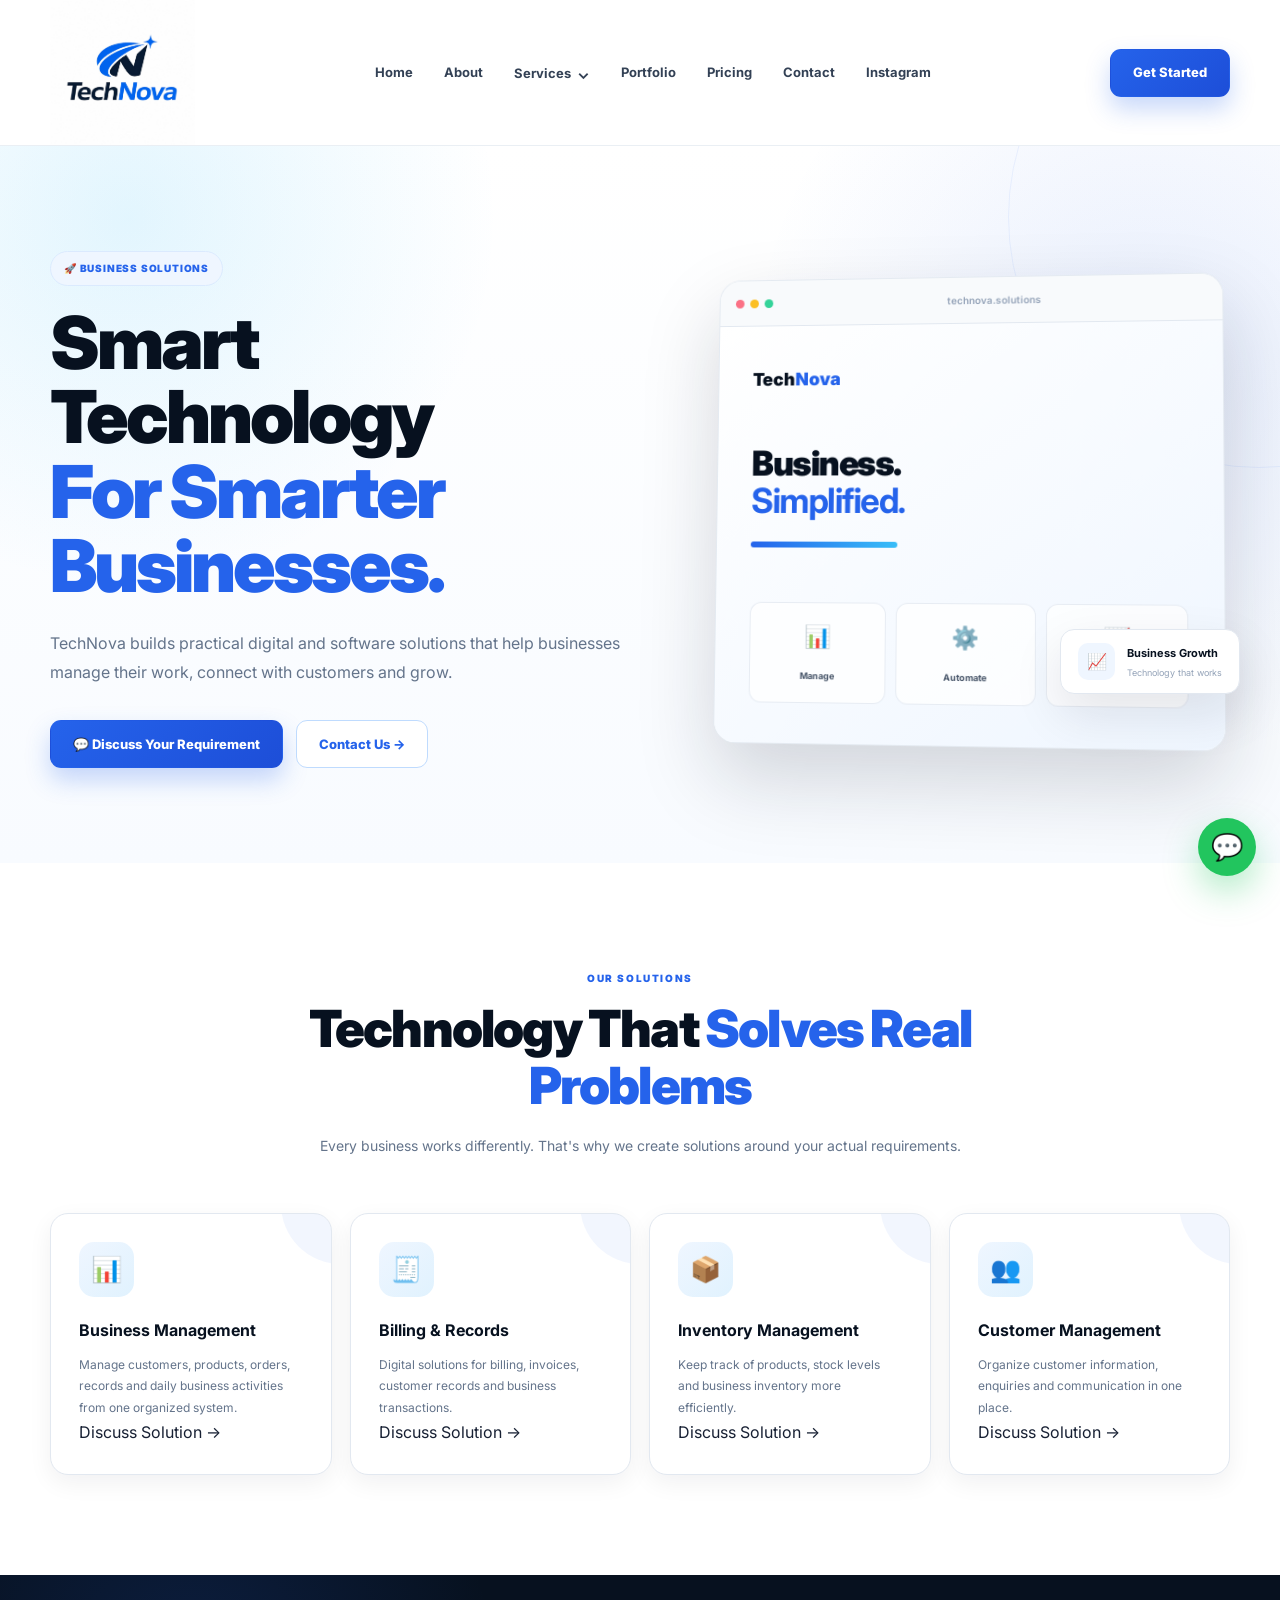
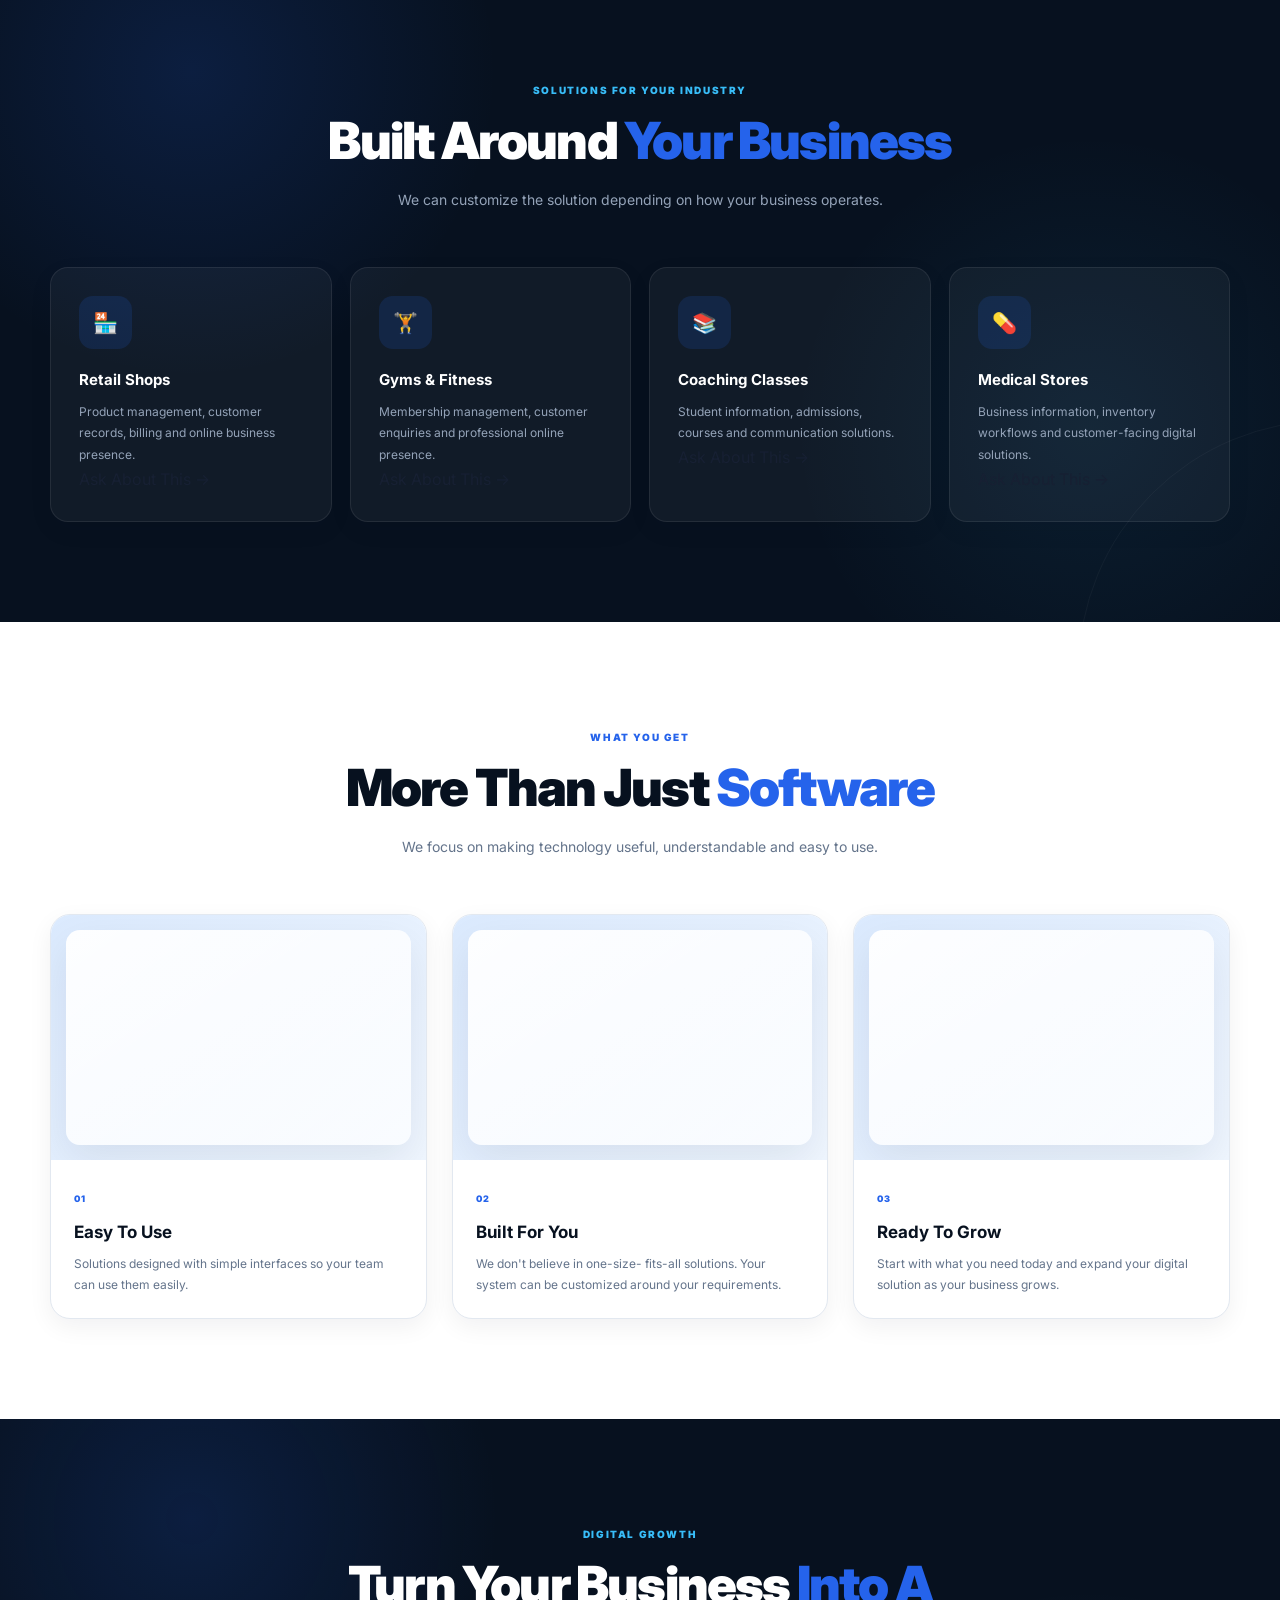
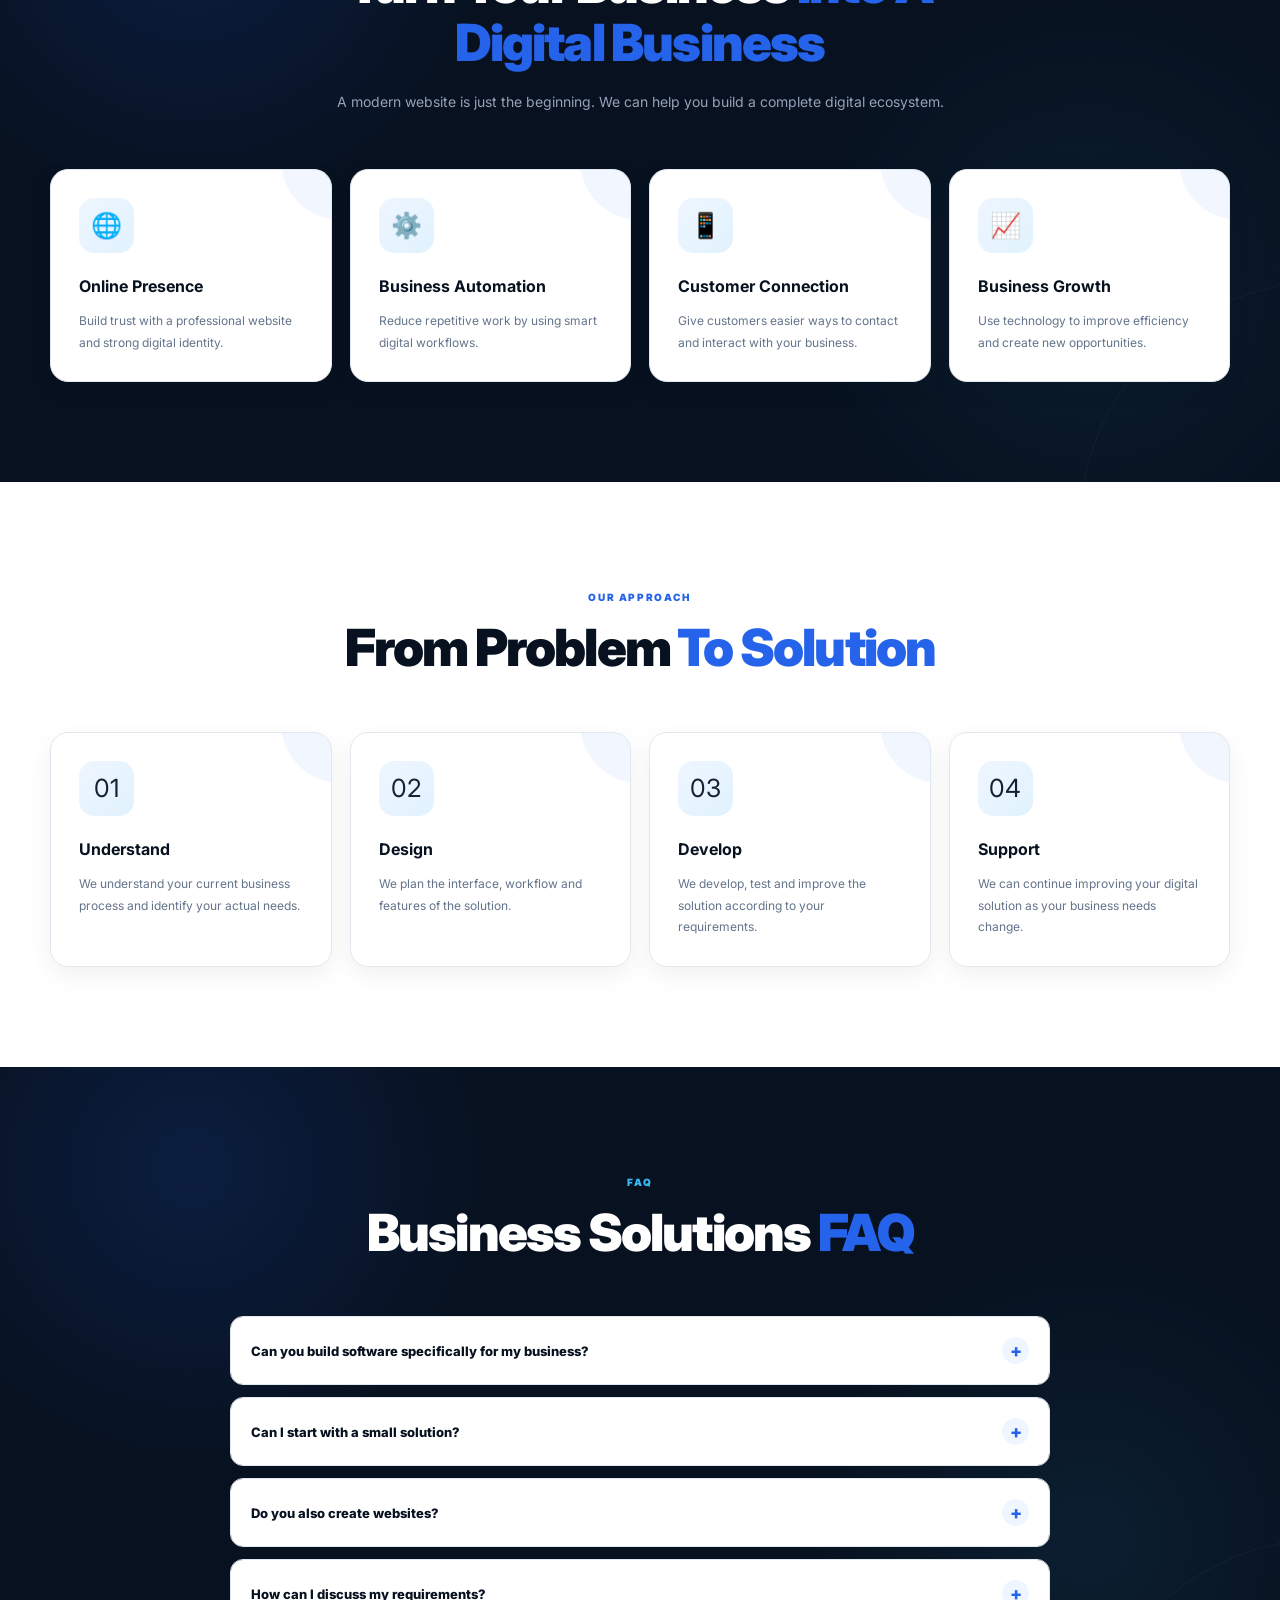
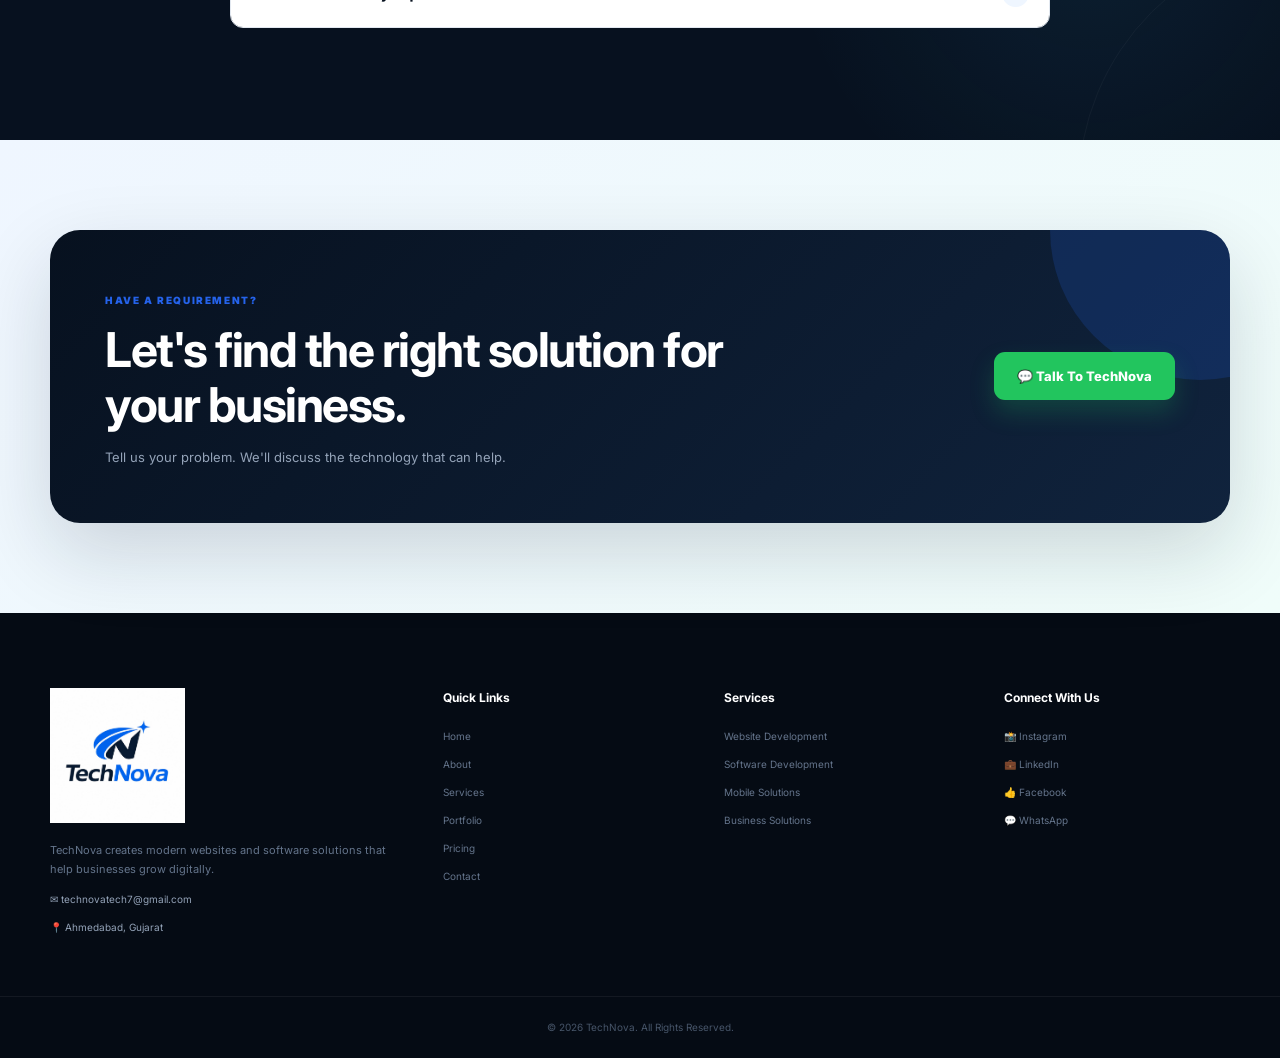
<file: solutions.html>
<!DOCTYPE html>
<html lang="en">

<head>

    <meta charset="UTF-8">

    <meta name="viewport"
        content="width=device-width, initial-scale=1.0">

    <meta name="description"
        content="TechNova business and software solutions for shops, gyms, coaching classes, medical stores and growing businesses.">

    <title>Business Solutions | TechNova</title>


    <!-- Google Font -->

    <link rel="preconnect"
        href="https://fonts.googleapis.com">

    <link rel="preconnect"
        href="https://fonts.googleapis.com"
        crossorigin>

    <link href="https://fonts.googleapis.com/css2?family=Inter:wght@400;500;600;700;800&display=swap"
        rel="stylesheet">


    <!-- CSS -->

    <link rel="stylesheet"
        href="css/style.css">

</head>


<body>


<!-- =====================================================
     HEADER
===================================================== -->

<header class="header">

    <div class="container navbar">


        <!-- LOGO -->

        <a href="index.html"
            class="logo">

            <img src="images/technova-logo.jpeg"
                alt="TechNova Logo">

        </a>


        <!-- NAVIGATION -->

        <nav class="nav-menu">


            <a href="index.html">
                Home
            </a>


            <a href="about.html">
                About
            </a>


            <!-- SERVICES DROPDOWN -->

            <div class="dropdown">

                <button class="dropdown-btn">

                    Services

                    <span>⌄</span>

                </button>


                <div class="dropdown-menu">

                    <a href="services.html">
                        Website Development
                    </a>

                    <a href="services.html">
                        Software Development
                    </a>

                    <a href="services.html">
                        Mobile Solutions
                    </a>

                    <a href="solutions.html">
                        Business Solutions
                    </a>

                </div>

            </div>


            <a href="portfolio.html">
                Portfolio
            </a>


            <a href="pricing.html">
                Pricing
            </a>


            <a href="contact.html">
                Contact
            </a>


            <a href="https://www.instagram.com/technovatech7/"
                target="_blank"
                rel="noopener">

                Instagram

            </a>


        </nav>


        <!-- HEADER BUTTON -->

        <a href="https://wa.me/917840034574?text=Hello%20TechNova%2C%20I%20need%20a%20business%20solution."
            target="_blank"
            rel="noopener"
            class="btn btn-primary desktop-btn">

            Get Started

        </a>


        <!-- MOBILE MENU -->

        <button class="mobile-menu"
            aria-label="Open Menu">

            ☰

        </button>


    </div>

</header>



<!-- =====================================================
     HERO
===================================================== -->

<section class="hero">

    <div class="container hero-grid">


        <!-- HERO CONTENT -->

        <div class="hero-content reveal">


            <span class="badge">

                🚀 BUSINESS SOLUTIONS

            </span>


            <h1>

                Smart Technology
                <span>For Smarter Businesses.</span>

            </h1>


            <p>

                TechNova builds practical digital
                and software solutions that help
                businesses manage their work,
                connect with customers and grow.

            </p>


            <div class="hero-buttons">


                <a href="https://wa.me/917840034574?text=Hello%20TechNova%2C%20I%20need%20a%20custom%20business%20solution."
                    target="_blank"
                    rel="noopener"
                    class="btn btn-primary">

                    💬 Discuss Your Requirement

                </a>


                <a href="contact.html"
                    class="btn btn-outline">

                    Contact Us →

                </a>


            </div>


        </div>



        <!-- HERO VISUAL -->

        <div class="hero-visual reveal">


            <div class="glow glow-one"></div>

            <div class="glow glow-two"></div>


            <div class="browser-card">


                <div class="browser-header">

                    <div class="browser-dots">

                        <span></span>
                        <span></span>
                        <span></span>

                    </div>


                    <div class="browser-address">

                        technova.solutions

                    </div>

                </div>


                <div class="browser-body">


                    <div class="mock-logo">

                        Tech<span>Nova</span>

                    </div>


                    <div class="mock-heading">

                        Business.

                        <strong>
                            Simplified.
                        </strong>

                    </div>


                    <div class="mock-line"></div>


                    <div class="mock-cards">


                        <div class="mock-card">

                            <span>📊</span>

                            <b>
                                Manage
                            </b>

                        </div>


                        <div class="mock-card">

                            <span>⚙️</span>

                            <b>
                                Automate
                            </b>

                        </div>


                        <div class="mock-card">

                            <span>📈</span>

                            <b>
                                Grow
                            </b>

                        </div>


                    </div>


                </div>

            </div>


            <div class="floating-card">


                <div class="floating-icon">
                    📈
                </div>


                <div>

                    <strong>
                        Business Growth
                    </strong>

                    <small>
                        Technology that works
                    </small>

                </div>


            </div>


        </div>


    </div>

</section>



<!-- =====================================================
     SOLUTION INTRO
===================================================== -->

<section class="section">

    <div class="container">


        <div class="section-heading reveal">


            <span class="section-label">
                OUR SOLUTIONS
            </span>


            <h2>

                Technology That
                <span>Solves Real Problems</span>

            </h2>


            <p>

                Every business works differently.
                That's why we create solutions
                around your actual requirements.

            </p>


        </div>



        <div class="service-grid">


            <!-- BUSINESS MANAGEMENT -->

            <div class="service-card reveal">

                <div class="service-icon">
                    📊
                </div>


                <h3>
                    Business Management
                </h3>


                <p>

                    Manage customers, products,
                    orders, records and daily
                    business activities from
                    one organized system.

                </p>


                <a href="contact.html">
                    Discuss Solution →
                </a>

            </div>



            <!-- BILLING -->

            <div class="service-card reveal">

                <div class="service-icon">
                    🧾
                </div>


                <h3>
                    Billing & Records
                </h3>


                <p>

                    Digital solutions for billing,
                    invoices, customer records
                    and business transactions.

                </p>


                <a href="contact.html">
                    Discuss Solution →
                </a>

            </div>



            <!-- INVENTORY -->

            <div class="service-card reveal">

                <div class="service-icon">
                    📦
                </div>


                <h3>
                    Inventory Management
                </h3>


                <p>

                    Keep track of products,
                    stock levels and business
                    inventory more efficiently.

                </p>


                <a href="contact.html">
                    Discuss Solution →
                </a>

            </div>



            <!-- CUSTOMER -->

            <div class="service-card reveal">

                <div class="service-icon">
                    👥
                </div>


                <h3>
                    Customer Management
                </h3>


                <p>

                    Organize customer information,
                    enquiries and communication
                    in one place.

                </p>


                <a href="contact.html">
                    Discuss Solution →
                </a>

            </div>


        </div>

    </div>

</section>



<!-- =====================================================
     BUSINESS TYPES
===================================================== -->

<section class="section dark-section">

    <div class="container">


        <div class="section-heading light reveal">


            <span class="section-label">
                SOLUTIONS FOR YOUR INDUSTRY
            </span>


            <h2>

                Built Around
                <span>Your Business</span>

            </h2>


            <p>

                We can customize the solution
                depending on how your business
                operates.

            </p>


        </div>



        <div class="business-grid">


            <!-- SHOP -->

            <div class="business-card reveal">


                <div class="business-icon">
                    🏪
                </div>


                <h3>
                    Retail Shops
                </h3>


                <p>

                    Product management, customer
                    records, billing and online
                    business presence.

                </p>


                <a href="https://wa.me/917840034574?text=Hello%20TechNova%2C%20I%20need%20a%20solution%20for%20my%20shop."
                    target="_blank"
                    rel="noopener"
                    class="card-link">

                    Ask About This →

                </a>


            </div>



            <!-- GYM -->

            <div class="business-card reveal">


                <div class="business-icon">
                    🏋️
                </div>


                <h3>
                    Gyms & Fitness
                </h3>


                <p>

                    Membership management,
                    customer enquiries and
                    professional online presence.

                </p>


                <a href="https://wa.me/917840034574?text=Hello%20TechNova%2C%20I%20need%20a%20solution%20for%20my%20gym."
                    target="_blank"
                    rel="noopener"
                    class="card-link">

                    Ask About This →

                </a>


            </div>



            <!-- COACHING -->

            <div class="business-card reveal">


                <div class="business-icon">
                    📚
                </div>


                <h3>
                    Coaching Classes
                </h3>


                <p>

                    Student information,
                    admissions, courses and
                    communication solutions.

                </p>


                <a href="https://wa.me/917840034574?text=Hello%20TechNova%2C%20I%20need%20a%20solution%20for%20my%20coaching%20class."
                    target="_blank"
                    rel="noopener"
                    class="card-link">

                    Ask About This →

                </a>


            </div>



            <!-- MEDICAL -->

            <div class="business-card reveal">


                <div class="business-icon">
                    💊
                </div>


                <h3>
                    Medical Stores
                </h3>


                <p>

                    Business information,
                    inventory workflows and
                    customer-facing digital solutions.

                </p>


                <a href="https://wa.me/917840034574?text=Hello%20TechNova%2C%20I%20need%20a%20solution%20for%20my%20medical%20store."
                    target="_blank"
                    rel="noopener"
                    class="card-link">

                    Ask About This →

                </a>


            </div>


        </div>

    </div>

</section>



<!-- =====================================================
     FEATURES
===================================================== -->

<section class="section">

    <div class="container">


        <div class="section-heading reveal">


            <span class="section-label">
                WHAT YOU GET
            </span>


            <h2>

                More Than Just
                <span>Software</span>

            </h2>


            <p>

                We focus on making technology
                useful, understandable and easy
                to use.

            </p>


        </div>



        <div class="portfolio-grid">


            <!-- SIMPLE -->

            <div class="portfolio-card reveal">


                <div class="portfolio-image portfolio-shop">

                    <div class="portfolio-overlay">

                        <span>
                            SIMPLE
                        </span>

                    </div>

                </div>


                <div class="portfolio-info">


                    <small>
                        01
                    </small>


                    <h3>
                        Easy To Use
                    </h3>


                    <p>

                        Solutions designed with
                        simple interfaces so your
                        team can use them easily.

                    </p>


                </div>


            </div>



            <!-- CUSTOM -->

            <div class="portfolio-card reveal">


                <div class="portfolio-image portfolio-gym">

                    <div class="portfolio-overlay">

                        <span>
                            CUSTOM
                        </span>

                    </div>

                </div>


                <div class="portfolio-info">


                    <small>
                        02
                    </small>


                    <h3>
                        Built For You
                    </h3>


                    <p>

                        We don't believe in one-size-
                        fits-all solutions. Your system
                        can be customized around your
                        requirements.

                    </p>


                </div>


            </div>



            <!-- SCALABLE -->

            <div class="portfolio-card reveal">


                <div class="portfolio-image portfolio-software">

                    <div class="portfolio-overlay">

                        <span>
                            SCALABLE
                        </span>

                    </div>

                </div>


                <div class="portfolio-info">


                    <small>
                        03
                    </small>


                    <h3>
                        Ready To Grow
                    </h3>


                    <p>

                        Start with what you need today
                        and expand your digital solution
                        as your business grows.

                    </p>


                </div>


            </div>


        </div>

    </div>

</section>



<!-- =====================================================
     DIGITAL GROWTH
===================================================== -->

<section class="section dark-section">

    <div class="container">


        <div class="section-heading light reveal">


            <span class="section-label">
                DIGITAL GROWTH
            </span>


            <h2>

                Turn Your Business
                <span>Into A Digital Business</span>

            </h2>


            <p>

                A modern website is just the
                beginning. We can help you build
                a complete digital ecosystem.

            </p>


        </div>



        <div class="service-grid">


            <div class="service-card reveal">

                <div class="service-icon">
                    🌐
                </div>


                <h3>
                    Online Presence
                </h3>


                <p>

                    Build trust with a professional
                    website and strong digital identity.

                </p>

            </div>



            <div class="service-card reveal">

                <div class="service-icon">
                    ⚙️
                </div>


                <h3>
                    Business Automation
                </h3>


                <p>

                    Reduce repetitive work by
                    using smart digital workflows.

                </p>

            </div>



            <div class="service-card reveal">

                <div class="service-icon">
                    📱
                </div>


                <h3>
                    Customer Connection
                </h3>


                <p>

                    Give customers easier ways
                    to contact and interact with
                    your business.

                </p>

            </div>



            <div class="service-card reveal">

                <div class="service-icon">
                    📈
                </div>


                <h3>
                    Business Growth
                </h3>


                <p>

                    Use technology to improve
                    efficiency and create new
                    opportunities.

                </p>

            </div>


        </div>

    </div>

</section>



<!-- =====================================================
     PROCESS
===================================================== -->

<section class="section">

    <div class="container">


        <div class="section-heading reveal">


            <span class="section-label">
                OUR APPROACH
            </span>


            <h2>

                From Problem
                <span>To Solution</span>

            </h2>


        </div>



        <div class="service-grid">


            <div class="service-card reveal">

                <div class="service-icon">
                    01
                </div>


                <h3>
                    Understand
                </h3>


                <p>

                    We understand your current
                    business process and identify
                    your actual needs.

                </p>

            </div>



            <div class="service-card reveal">

                <div class="service-icon">
                    02
                </div>


                <h3>
                    Design
                </h3>


                <p>

                    We plan the interface, workflow
                    and features of the solution.

                </p>

            </div>



            <div class="service-card reveal">

                <div class="service-icon">
                    03
                </div>


                <h3>
                    Develop
                </h3>


                <p>

                    We develop, test and improve
                    the solution according to
                    your requirements.

                </p>

            </div>



            <div class="service-card reveal">

                <div class="service-icon">
                    04
                </div>


                <h3>
                    Support
                </h3>


                <p>

                    We can continue improving your
                    digital solution as your business
                    needs change.

                </p>

            </div>


        </div>

    </div>

</section>



<!-- =====================================================
     FAQ
===================================================== -->

<section class="section dark-section">

    <div class="container">


        <div class="section-heading light reveal">


            <span class="section-label">
                FAQ
            </span>


            <h2>

                Business Solutions
                <span>FAQ</span>

            </h2>


        </div>



        <div class="faq">


            <div class="faq-item reveal">


                <button class="faq-question">

                    Can you build software specifically for my business?

                    <span>
                        +
                    </span>

                </button>


                <div class="faq-answer">

                    Yes. We can discuss your workflow,
                    requirements and goals and then
                    plan a custom software solution.

                </div>


            </div>



            <div class="faq-item reveal">


                <button class="faq-question">

                    Can I start with a small solution?

                    <span>
                        +
                    </span>

                </button>


                <div class="faq-answer">

                    Yes. You can start with the features
                    your business needs most and expand
                    the solution later.

                </div>


            </div>



            <div class="faq-item reveal">


                <button class="faq-question">

                    Do you also create websites?

                    <span>
                        +
                    </span>

                </button>


                <div class="faq-answer">

                    Yes. TechNova provides both website
                    development and custom software
                    development services.

                </div>


            </div>



            <div class="faq-item reveal">


                <button class="faq-question">

                    How can I discuss my requirements?

                    <span>
                        +
                    </span>

                </button>


                <div class="faq-answer">

                    You can contact TechNova directly
                    on WhatsApp and tell us about your
                    business and requirements.

                </div>


            </div>


        </div>

    </div>

</section>



<!-- =====================================================
     CTA
===================================================== -->

<section class="cta-section">

    <div class="container">


        <div class="cta-box reveal">


            <div>


                <span class="section-label">
                    HAVE A REQUIREMENT?
                </span>


                <h2>

                    Let's find the right
                    solution for your business.

                </h2>


                <p>

                    Tell us your problem.
                    We'll discuss the technology
                    that can help.

                </p>


            </div>


            <a href="https://wa.me/917840034574?text=Hello%20TechNova%2C%20I%20want%20to%20discuss%20a%20custom%20business%20solution."
                target="_blank"
                rel="noopener"
                class="btn btn-whatsapp">

                💬 Talk To TechNova

            </a>


        </div>

    </div>

</section>



<!-- =====================================================
     FOOTER
===================================================== -->

<footer class="footer">

    <div class="container footer-grid">


        <!-- COMPANY -->

        <div class="footer-company">


            <img src="images/technova-logo.jpeg"
                alt="TechNova Logo"
                class="footer-logo">


            <p>

                TechNova creates modern websites
                and software solutions that help
                businesses grow digitally.

            </p>


            <a href="mailto:technovatech7@gmail.com">

                ✉ technovatech7@gmail.com

            </a>


            <span>

                📍 Ahmedabad, Gujarat

            </span>


        </div>



        <!-- QUICK LINKS -->

        <div>

            <h4>
                Quick Links
            </h4>


            <a href="index.html">
                Home
            </a>

            <a href="about.html">
                About
            </a>

            <a href="services.html">
                Services
            </a>

            <a href="portfolio.html">
                Portfolio
            </a>

            <a href="pricing.html">
                Pricing
            </a>

            <a href="contact.html">
                Contact
            </a>

        </div>



        <!-- SERVICES -->

        <div>

            <h4>
                Services
            </h4>


            <a href="services.html">
                Website Development
            </a>

            <a href="services.html">
                Software Development
            </a>

            <a href="services.html">
                Mobile Solutions
            </a>

            <a href="solutions.html">
                Business Solutions
            </a>


        </div>



        <!-- SOCIAL -->

        <div>

            <h4>
                Connect With Us
            </h4>


            <a href="https://www.instagram.com/technovatech7/"
                target="_blank"
                rel="noopener">

                📸 Instagram

            </a>


            <a href="https://www.linkedin.com/in/technova-tech-b75917428/"
                target="_blank"
                rel="noopener">

                💼 LinkedIn

            </a>


            <a href="https://www.facebook.com/profile.php?id=61593031384682"
                target="_blank"
                rel="noopener">

                👍 Facebook

            </a>


            <a href="https://wa.me/917840034574"
                target="_blank"
                rel="noopener">

                💬 WhatsApp

            </a>


        </div>


    </div>


    <div class="copyright">

        © 2026 TechNova.
        All Rights Reserved.

    </div>


</footer>



<!-- =====================================================
     FLOATING WHATSAPP
===================================================== -->

<a href="https://wa.me/917840034574?text=Hello%20TechNova%2C%20I%20want%20to%20discuss%20a%20business%20solution."
    target="_blank"
    rel="noopener"
    class="floating-whatsapp"
    aria-label="Chat with TechNova on WhatsApp">

    💬

</a>



<!-- JAVASCRIPT -->

<script src="js/script.js"></script>


</body>

</html>
</file>
<file: css/style.css>
/* =========================================================
   TECHNOVA PREMIUM WEBSITE CSS
========================================================= */


/* =========================================================
   1. ROOT VARIABLES
========================================================= */

:root {

    --primary: #2563eb;
    --primary-dark: #1d4ed8;
    --secondary: #38bdf8;

    --dark: #07111f;
    --dark-2: #0b1728;
    --dark-3: #102033;

    --white: #ffffff;
    --light: #f8fafc;
    --light-2: #eef4ff;

    --text: #172033;
    --muted: #64748b;

    --border: #e2e8f0;

    --success: #22c55e;

    --shadow-sm:
        0 8px 25px rgba(15, 23, 42, 0.06);

    --shadow:
        0 20px 50px rgba(15, 23, 42, 0.10);

    --shadow-lg:
        0 30px 80px rgba(15, 23, 42, 0.16);

    --radius-sm: 10px;
    --radius: 18px;
    --radius-lg: 28px;

    --container: 1180px;

}


/* =========================================================
   2. RESET
========================================================= */

* {

    margin: 0;
    padding: 0;

    box-sizing: border-box;

}


html {

    scroll-behavior: smooth;

}


body {

    font-family: "Inter", sans-serif;

    color: var(--text);

    background: var(--white);

    line-height: 1.7;

    overflow-x: hidden;

}


body::selection {

    background: var(--primary);

    color: white;

}


img {

    max-width: 100%;

    display: block;

}


a {

    text-decoration: none;

    color: inherit;

}


button {

    font-family: inherit;

}


/* =========================================================
   3. CONTAINER
========================================================= */

.container {

    width: min(
        calc(100% - 40px),
        var(--container)
    );

    margin: auto;

}


/* =========================================================
   4. HEADER
========================================================= */

.header {

    position: sticky;

    top: 0;

    z-index: 1000;

    background: rgba(
        255,
        255,
        255,
        0.92
    );

    backdrop-filter: blur(18px);

    -webkit-backdrop-filter: blur(18px);

    border-bottom: 1px solid rgba(
        226,
        232,
        240,
        0.7
    );

}


.navbar {

    min-height: 78px;

    display: flex;

    align-items: center;

    justify-content: space-between;

    gap: 25px;

}


/* =========================================================
   LOGO
========================================================= */

.logo {

    display: flex;

    align-items: center;

    flex-shrink: 0;

}


.logo img {

    width: 145px;

    height: auto;

    object-fit: contain;

}


/* =========================================================
   NAVIGATION
========================================================= */

.nav-menu {

    display: flex;

    align-items: center;

    gap: 7px;

}


.nav-menu > a,
.dropdown-btn {

    border: 0;

    background: transparent;

    color: #334155;

    padding: 10px 12px;

    border-radius: 9px;

    font-size: 13px;

    font-weight: 700;

    cursor: pointer;

    transition:
        color .25s ease,
        background .25s ease,
        transform .25s ease;

}


.nav-menu > a:hover,
.dropdown-btn:hover {

    color: var(--primary);

    background: #eff6ff;

}


.nav-menu > a.active {

    color: var(--primary);

    background: #eff6ff;

}


/* =========================================================
   DROPDOWN
========================================================= */

.dropdown {

    position: relative;

}


.dropdown-btn {

    display: flex;

    align-items: center;

    gap: 6px;

}


.dropdown-btn span {

    font-size: 16px;

    transition: transform .25s ease;

}


.dropdown:hover .dropdown-btn span {

    transform: rotate(180deg);

}


.dropdown-menu {

    position: absolute;

    top: calc(100% + 12px);

    left: 0;

    min-width: 235px;

    padding: 10px;

    background: white;

    border: 1px solid var(--border);

    border-radius: 14px;

    box-shadow: var(--shadow);

    opacity: 0;

    visibility: hidden;

    transform:
        translateY(8px);

    transition:
        opacity .25s ease,
        transform .25s ease,
        visibility .25s ease;

}


.dropdown:hover .dropdown-menu {

    opacity: 1;

    visibility: visible;

    transform:
        translateY(0);

}


.dropdown-menu a {

    display: block;

    padding: 11px 13px;

    border-radius: 9px;

    font-size: 12px;

    font-weight: 700;

    color: #475569;

    transition:
        background .2s ease,
        color .2s ease;

}


.dropdown-menu a:hover {

    background: #eff6ff;

    color: var(--primary);

}


/* =========================================================
   MOBILE MENU
========================================================= */

.mobile-menu {

    display: none;

    width: 44px;

    height: 44px;

    border: 1px solid var(--border);

    border-radius: 11px;

    background: white;

    color: var(--dark);

    font-size: 22px;

    cursor: pointer;

}


/* =========================================================
   5. BUTTONS
========================================================= */

.btn {

    display: inline-flex;

    align-items: center;

    justify-content: center;

    gap: 8px;

    min-height: 48px;

    padding: 0 22px;

    border-radius: 11px;

    border: 1px solid transparent;

    font-size: 13px;

    font-weight: 800;

    cursor: pointer;

    transition:
        transform .25s ease,
        box-shadow .25s ease,
        background .25s ease,
        border-color .25s ease;

}


.btn:hover {

    transform: translateY(-3px);

}


.btn-primary {

    color: white;

    background:
        linear-gradient(
            135deg,
            #2563eb,
            #1d4ed8
        );

    box-shadow:
        0 12px 25px rgba(
            37,
            99,
            235,
            .25
        );

}


.btn-primary:hover {

    box-shadow:
        0 18px 35px rgba(
            37,
            99,
            235,
            .35
        );

}


.btn-whatsapp {

    background: var(--success);

    color: white;

    box-shadow:
        0 12px 25px rgba(
            34,
            197,
            94,
            .22
        );

}


.btn-whatsapp:hover {

    background: #16a34a;

    box-shadow:
        0 18px 35px rgba(
            34,
            197,
            94,
            .30
        );

}


.btn-outline {

    background: white;

    color: var(--primary);

    border-color:
        #bfdbfe;

}


.btn-outline:hover {

    background: #eff6ff;

}


/* =========================================================
   6. HERO
========================================================= */

.hero {

    position: relative;

    overflow: hidden;

    padding:
        105px
        0
        95px;

    background:
        radial-gradient(
            circle at 10% 10%,
            rgba(56, 189, 248, .14),
            transparent 28%
        ),
        radial-gradient(
            circle at 90% 30%,
            rgba(37, 99, 235, .10),
            transparent 32%
        ),
        linear-gradient(
            180deg,
            #ffffff,
            #f8fbff
        );

}


.hero::before {

    content: "";

    position: absolute;

    width: 500px;

    height: 500px;

    border-radius: 50%;

    border: 1px solid
        rgba(37, 99, 235, .07);

    right: -230px;

    top: -180px;

}


.hero-grid {

    display: grid;

    grid-template-columns:
        1.05fr
        .95fr;

    align-items: center;

    gap: 70px;

}


.hero-content {

    position: relative;

    z-index: 2;

}


.badge {

    display: inline-flex;

    align-items: center;

    gap: 8px;

    padding: 8px 13px;

    border-radius: 999px;

    background: #eff6ff;

    color: var(--primary);

    border: 1px solid #dbeafe;

    font-size: 10px;

    font-weight: 900;

    letter-spacing: .8px;

}


.hero h1 {

    margin-top: 20px;

    max-width: 760px;

    color: var(--dark);

    font-size:
        clamp(
            44px,
            5.7vw,
            76px
        );

    line-height: 1.02;

    letter-spacing: -3px;

    font-weight: 900;

}


.hero h1 span {

    display: block;

    color: var(--primary);

}


.hero p {

    max-width: 630px;

    margin-top: 25px;

    color: var(--muted);

    font-size: 16px;

    line-height: 1.85;

}


.hero-buttons {

    display: flex;

    flex-wrap: wrap;

    gap: 13px;

    margin-top: 32px;

}


/* =========================================================
   HERO VISUAL
========================================================= */

.hero-visual {

    position: relative;

    min-height: 480px;

    display: flex;

    align-items: center;

    justify-content: center;

}


.glow {

    position: absolute;

    border-radius: 50%;

    filter: blur(1px);

    pointer-events: none;

}


.glow-one {

    width: 280px;

    height: 280px;

    background:
        rgba(37, 99, 235, .13);

    top: 20px;

    right: 10px;

}


.glow-two {

    width: 180px;

    height: 180px;

    background:
        rgba(56, 189, 248, .16);

    bottom: 15px;

    left: 20px;

}


/* =========================================================
   BROWSER CARD
========================================================= */

.browser-card {

    position: relative;

    width: min(
        100%,
        510px
    );

    border-radius: 22px;

    background: white;

    border: 1px solid
        rgba(226, 232, 240, .9);

    box-shadow:
        0 35px 80px
        rgba(15, 23, 42, .17);

    overflow: hidden;

    transform:
        perspective(1200px)
        rotateY(-5deg)
        rotateX(3deg);

    animation:
        heroFloat 6s ease-in-out infinite;

}


.browser-header {

    height: 47px;

    display: flex;

    align-items: center;

    gap: 15px;

    padding: 0 16px;

    background: #f8fafc;

    border-bottom:
        1px solid var(--border);

}


.browser-dots {

    display: flex;

    gap: 6px;

}


.browser-dots span {

    width: 9px;

    height: 9px;

    border-radius: 50%;

    background: #cbd5e1;

}


.browser-dots span:nth-child(1) {

    background: #fb7185;

}


.browser-dots span:nth-child(2) {

    background: #fbbf24;

}


.browser-dots span:nth-child(3) {

    background: #34d399;

}


.browser-address {

    flex: 1;

    text-align: center;

    color: #94a3b8;

    font-size: 10px;

    font-weight: 600;

}


.browser-body {

    min-height: 365px;

    padding: 40px 35px;

    background:
        linear-gradient(
            145deg,
            #ffffff,
            #eff6ff
        );

}


.mock-logo {

    color: var(--dark);

    font-size: 18px;

    font-weight: 900;

}


.mock-logo span {

    color: var(--primary);

}


.mock-heading {

    margin-top: 50px;

    max-width: 370px;

    color: var(--dark);

    font-size: 35px;

    line-height: 1.1;

    font-weight: 900;

    letter-spacing: -1.5px;

}


.mock-heading strong {

    display: block;

    color: var(--primary);

}


.mock-line {

    width: 150px;

    height: 6px;

    border-radius: 999px;

    margin-top: 22px;

    background:
        linear-gradient(
            90deg,
            var(--primary),
            var(--secondary)
        );

}


.mock-cards {

    display: grid;

    grid-template-columns:
        repeat(3, 1fr);

    gap: 10px;

    margin-top: 55px;

}


.mock-card {

    padding: 15px 10px;

    border-radius: 12px;

    background:
        rgba(255,255,255,.75);

    border: 1px solid
        rgba(226,232,240,.8);

    text-align: center;

}


.mock-card span {

    display: block;

    font-size: 22px;

    margin-bottom: 5px;

}


.mock-card b {

    color: #475569;

    font-size: 9px;

}


/* =========================================================
   FLOATING CARD
========================================================= */

.floating-card {

    position: absolute;

    right: -10px;

    bottom: 55px;

    display: flex;

    align-items: center;

    gap: 12px;

    padding: 13px 17px;

    background: white;

    border-radius: 14px;

    border: 1px solid var(--border);

    box-shadow: var(--shadow);

    animation:
        floatingCard 4s ease-in-out infinite;

}


.floating-icon {

    width: 37px;

    height: 37px;

    display: grid;

    place-items: center;

    border-radius: 10px;

    background: #eff6ff;

}


.floating-card strong {

    display: block;

    color: var(--dark);

    font-size: 11px;

}


.floating-card small {

    display: block;

    color: #94a3b8;

    font-size: 9px;

    margin-top: 2px;

}


/* =========================================================
   7. SECTIONS
========================================================= */

.section {

    padding:
        100px
        0;

}


.section-heading {

    max-width: 720px;

    margin:
        0 auto
        55px;

    text-align: center;

}


.section-label {

    display: inline-block;

    margin-bottom: 13px;

    color: var(--primary);

    font-size: 10px;

    font-weight: 900;

    letter-spacing: 1.6px;

}


.section-heading h2 {

    color: var(--dark);

    font-size:
        clamp(
            32px,
            4vw,
            52px
        );

    line-height: 1.12;

    letter-spacing: -1.8px;

    font-weight: 900;

}


.section-heading h2 span {

    color: var(--primary);

}


.section-heading p {

    max-width: 650px;

    margin: 18px auto 0;

    color: var(--muted);

    font-size: 14px;

    line-height: 1.8;

}


.section-heading.light h2 {

    color: white;

}


.section-heading.light p {

    color: #94a3b8;

}


.section-heading.light .section-label {

    color: #38bdf8;

}


/* =========================================================
   8. SERVICE GRID
========================================================= */

.service-grid {

    display: grid;

    grid-template-columns:
        repeat(4, 1fr);

    gap: 18px;

}


.service-card {

    position: relative;

    padding: 28px;

    border-radius: var(--radius);

    border: 1px solid var(--border);

    background: white;

    box-shadow: var(--shadow-sm);

    transition:
        transform .35s ease,
        box-shadow .35s ease,
        border-color .35s ease;

    overflow: hidden;

}


.service-card::before {

    content: "";

    position: absolute;

    width: 120px;

    height: 120px;

    border-radius: 50%;

    background:
        rgba(37,99,235,.06);

    top: -70px;

    right: -70px;

    transition:
        transform .4s ease;

}


.service-card:hover {

    transform:
        translateY(-8px);

    box-shadow: var(--shadow);

    border-color:
        #bfdbfe;

}


.service-card:hover::before {

    transform:
        scale(2.5);

}


.service-icon {

    position: relative;

    width: 55px;

    height: 55px;

    display: grid;

    place-items: center;

    margin-bottom: 20px;

    border-radius: 15px;

    background:
        linear-gradient(
            135deg,
            #eff6ff,
            #e0f2fe
        );

    font-size: 25px;

}


.service-card h3 {

    position: relative;

    color: var(--dark);

    font-size: 16px;

    margin-bottom: 10px;

}


.service-card p {

    position: relative;

    color: var(--muted);

    font-size: 12px;

    line-height: 1.8;

}


/* =========================================================
   9. DARK SECTION
========================================================= */

.dark-section {

    position: relative;

    overflow: hidden;

    background:
        radial-gradient(
            circle at 15% 15%,
            rgba(37,99,235,.16),
            transparent 25%
        ),
        radial-gradient(
            circle at 85% 70%,
            rgba(56,189,248,.08),
            transparent 25%
        ),
        var(--dark);

}


.dark-section::after {

    content: "";

    position: absolute;

    width: 500px;

    height: 500px;

    border-radius: 50%;

    border: 1px solid
        rgba(255,255,255,.04);

    right: -300px;

    bottom: -300px;

}


.dark-section .business-card {

    background:
        rgba(255,255,255,.045);

    border-color:
        rgba(255,255,255,.08);

}


.dark-section .business-card h3 {

    color: white;

}


.dark-section .business-card p {

    color: #94a3b8;

}


.business-grid {

    display: grid;

    grid-template-columns:
        repeat(4, 1fr);

    gap: 18px;

}


.business-card {

    padding: 28px;

    border-radius: var(--radius);

    border: 1px solid var(--border);

    background: white;

    box-shadow: var(--shadow-sm);

    transition:
        transform .3s ease,
        border-color .3s ease,
        background .3s ease;

}


.business-card:hover {

    transform:
        translateY(-7px);

    border-color:
        #60a5fa;

}


.business-icon {

    width: 53px;

    height: 53px;

    display: grid;

    place-items: center;

    margin-bottom: 18px;

    border-radius: 14px;

    background:
        linear-gradient(
            135deg,
            #eff6ff,
            #dbeafe
        );

    color: var(--primary);

    font-size: 20px;

    font-weight: 900;

}


.dark-section .business-icon {

    background:
        rgba(37,99,235,.15);

    color: #38bdf8;

}


.business-card h3 {

    color: var(--dark);

    font-size: 15px;

    margin-bottom: 8px;

}


.business-card p {

    color: var(--muted);

    font-size: 12px;

    line-height: 1.8;

}


/* =========================================================
   10. PORTFOLIO
========================================================= */

.portfolio-grid {

    display: grid;

    grid-template-columns:
        repeat(3, 1fr);

    gap: 25px;

}


.portfolio-card {

    overflow: hidden;

    border-radius: 20px;

    background: white;

    border: 1px solid var(--border);

    box-shadow: var(--shadow-sm);

    transition:
        transform .35s ease,
        box-shadow .35s ease;

}


.portfolio-card:hover {

    transform:
        translateY(-8px);

    box-shadow: var(--shadow-lg);

}


.portfolio-card.hidden {

    display: none;

}


/* =========================================================
   PORTFOLIO IMAGES
========================================================= */

.portfolio-image {

    position: relative;

    min-height: 245px;

    overflow: hidden;

    background:
        linear-gradient(
            135deg,
            #dbeafe,
            #eff6ff
        );

}


.portfolio-image::before {

    content: "";

    position: absolute;

    inset: 15px;

    border-radius: 14px;

    background:
        linear-gradient(
            145deg,
            rgba(255,255,255,.95),
            rgba(255,255,255,.65)
        );

    box-shadow:
        0 15px 40px
        rgba(15,23,42,.08);

}


.portfolio-project-1 {

    background:
        linear-gradient(
            135deg,
            #2563eb,
            #38bdf8
        );

}


.portfolio-project-2 {

    background:
        linear-gradient(
            135deg,
            #0f172a,
            #334155
        );

}


.portfolio-project-3 {

    background:
        linear-gradient(
            135deg,
            #7c3aed,
            #2563eb
        );

}


.portfolio-project-4 {

    background:
        linear-gradient(
            135deg,
            #0891b2,
            #06b6d4
        );

}


.portfolio-project-5 {

    background:
        linear-gradient(
            135deg,
            #f97316,
            #facc15
        );

}


.portfolio-project-6 {

    background:
        linear-gradient(
            135deg,
            #059669,
            #34d399
        );

}


.portfolio-project-7 {

    background:
        linear-gradient(
            135deg,
            #dc2626,
            #fb7185
        );

}


.portfolio-project-8 {

    background:
        linear-gradient(
            135deg,
            #4338ca,
            #8b5cf6
        );

}


/* =========================================================
   PORTFOLIO OVERLAY
========================================================= */

.portfolio-overlay {

    position: absolute;

    inset: 0;

    z-index: 2;

    display: flex;

    flex-direction: column;

    align-items: center;

    justify-content: center;

    gap: 15px;

    padding: 20px;

    background:
        rgba(7,17,31,.78);

    opacity: 0;

    transition:
        opacity .35s ease;

}


.portfolio-card:hover
.portfolio-overlay {

    opacity: 1;

}


.portfolio-overlay span {

    color: #93c5fd;

    font-size: 10px;

    font-weight: 900;

    letter-spacing: 1px;

}


.portfolio-overlay a {

    padding: 10px 15px;

    border-radius: 8px;

    background: white;

    color: var(--dark);

    font-size: 10px;

    font-weight: 800;

}


.portfolio-info {

    padding: 23px;

}


.portfolio-info small {

    color: var(--primary);

    font-size: 9px;

    font-weight: 900;

    letter-spacing: 1px;

}


.portfolio-info h3 {

    margin-top: 7px;

    color: var(--dark);

    font-size: 17px;

}


.portfolio-info p {

    margin-top: 8px;

    color: var(--muted);

    font-size: 12px;

    line-height: 1.7;

}


.project-tags {

    display: flex;

    flex-wrap: wrap;

    gap: 7px;

    margin-top: 17px;

}


.project-tags span {

    padding: 5px 8px;

    border-radius: 6px;

    background: #f1f5f9;

    color: #475569;

    font-size: 8px;

    font-weight: 800;

}


/* =========================================================
   PORTFOLIO FILTERS
========================================================= */

.portfolio-filters {

    display: flex;

    justify-content: center;

    flex-wrap: wrap;

    gap: 8px;

    margin-bottom: 38px;

}


.portfolio-filter {

    padding: 10px 17px;

    border: 1px solid var(--border);

    border-radius: 999px;

    background: white;

    color: #64748b;

    font-size: 11px;

    font-weight: 800;

    cursor: pointer;

    transition:
        background .25s ease,
        color .25s ease,
        border-color .25s ease,
        transform .25s ease;

}


.portfolio-filter:hover {

    transform:
        translateY(-2px);

    border-color:
        #93c5fd;

}


.portfolio-filter.active {

    color: white;

    background: var(--primary);

    border-color:
        var(--primary);

}


/* =========================================================
   11. TESTIMONIALS
========================================================= */

.testimonial-grid {

    display: grid;

    grid-template-columns:
        repeat(3, 1fr);

    gap: 20px;

}


.testimonial-card {

    padding: 30px;

    border-radius: 20px;

    background:
        rgba(255,255,255,.045);

    border: 1px solid
        rgba(255,255,255,.08);

    transition:
        transform .3s ease,
        border-color .3s ease;

}


.testimonial-card:hover {

    transform:
        translateY(-7px);

    border-color:
        rgba(56,189,248,.4);

}


.stars {

    color: #fbbf24;

    letter-spacing: 2px;

    font-size: 13px;

}


.testimonial-card p {

    margin-top: 20px;

    color: #cbd5e1;

    font-size: 13px;

    line-height: 1.9;

}


.testimonial-card h4 {

    margin-top: 22px;

    color: white;

    font-size: 13px;

}


.testimonial-card small {

    color: #64748b;

    font-size: 10px;

}


/* =========================================================
   12. FAQ
========================================================= */

.faq {

    max-width: 820px;

    margin: auto;

}


.faq-item {

    margin-bottom: 12px;

    border: 1px solid var(--border);

    border-radius: 13px;

    overflow: hidden;

    background: white;

}


.faq-question {

    width: 100%;

    display: flex;

    align-items: center;

    justify-content: space-between;

    gap: 20px;

    padding: 20px;

    border: 0;

    background: white;

    color: var(--dark);

    text-align: left;

    font-size: 13px;

    font-weight: 800;

    cursor: pointer;

}


.faq-question span {

    width: 27px;

    height: 27px;

    display: grid;

    place-items: center;

    border-radius: 50%;

    background: #eff6ff;

    color: var(--primary);

    font-size: 18px;

    transition:
        transform .3s ease;

}


.faq-answer {

    max-height: 0;

    overflow: hidden;

    padding:
        0 20px;

    color: var(--muted);

    font-size: 12px;

    line-height: 1.8;

    transition:
        max-height .35s ease,
        padding .35s ease;

}


.faq-item.active
.faq-answer {

    max-height: 250px;

    padding:
        0 20px 20px;

}


.faq-item.active
.faq-question span {

    transform:
        rotate(45deg);

}


/* =========================================================
   13. SOCIAL
========================================================= */

.social-grid {

    display: grid;

    grid-template-columns:
        repeat(4, 1fr);

    gap: 18px;

}


.social-card {

    padding: 28px;

    border-radius: 18px;

    border: 1px solid var(--border);

    background: white;

    box-shadow: var(--shadow-sm);

    transition:
        transform .3s ease,
        box-shadow .3s ease;

}


.social-card:hover {

    transform:
        translateY(-7px);

    box-shadow: var(--shadow);

}


.social-icon {

    width: 48px;

    height: 48px;

    display: grid;

    place-items: center;

    border-radius: 13px;

    background: #eff6ff;

    font-size: 22px;

}


.social-card h3 {

    margin-top: 17px;

    color: var(--dark);

    font-size: 15px;

}


.social-card p {

    color: var(--muted);

    font-size: 11px;

    margin: 4px 0 13px;

}


.social-card > span {

    color: var(--primary);

    font-size: 10px;

    font-weight: 900;

}


/* =========================================================
   14. CTA
========================================================= */

.cta-section {

    padding: 90px 0;

    background:
        linear-gradient(
            135deg,
            #eff6ff,
            #f0fdfa
        );

}


.cta-box {

    position: relative;

    display: flex;

    align-items: center;

    justify-content: space-between;

    gap: 35px;

    padding: 55px;

    border-radius: 30px;

    overflow: hidden;

    background:
        linear-gradient(
            135deg,
            #07111f,
            #10233d
        );

    box-shadow: var(--shadow-lg);

}


.cta-box::before {

    content: "";

    position: absolute;

    width: 300px;

    height: 300px;

    border-radius: 50%;

    background:
        rgba(37,99,235,.18);

    right: -120px;

    top: -150px;

}


.cta-box h2 {

    position: relative;

    max-width: 650px;

    color: white;

    font-size:
        clamp(
            30px,
            4vw,
            48px
        );

    line-height: 1.15;

    letter-spacing: -1.5px;

}


.cta-box p {

    position: relative;

    max-width: 570px;

    margin-top: 13px;

    color: #94a3b8;

    font-size: 13px;

}


.cta-box .btn {

    position: relative;

    flex-shrink: 0;

}


/* =========================================================
   15. FOOTER
========================================================= */

.footer {

    padding:
        75px
        0
        0;

    background: #050b14;

    color: white;

}


.footer-grid {

    display: grid;

    grid-template-columns:
        1.5fr
        1fr
        1fr
        1fr;

    gap: 55px;

    padding-bottom: 60px;

}


.footer-logo {

    width: 135px;

    margin-bottom: 18px;

}


.footer-company p {

    max-width: 350px;

    color: #64748b;

    font-size: 11px;

    line-height: 1.8;

}


.footer-company a,
.footer-company span {

    display: block;

    margin-top: 11px;

    color: #94a3b8;

    font-size: 10px;

}


.footer-company a:hover {

    color: #38bdf8;

}


.footer h4 {

    margin-bottom: 20px;

    color: white;

    font-size: 12px;

}


.footer-grid > div:not(.footer-company) a {

    display: block;

    margin-bottom: 11px;

    color: #64748b;

    font-size: 10px;

    transition:
        color .2s ease,
        transform .2s ease;

}


.footer-grid > div:not(.footer-company) a:hover {

    color: #38bdf8;

    transform:
        translateX(3px);

}


.copyright {

    padding: 22px 20px;

    text-align: center;

    border-top:
        1px solid rgba(
            255,
            255,
            255,
            .06
        );

    color: #475569;

    font-size: 10px;

}


/* =========================================================
   16. FLOATING WHATSAPP
========================================================= */

.floating-whatsapp {

    position: fixed;

    z-index: 999;

    right: 24px;

    bottom: 24px;

    width: 58px;

    height: 58px;

    display: grid;

    place-items: center;

    border-radius: 50%;

    background:
        #22c55e;

    color: white;

    font-size: 26px;

    box-shadow:
        0 15px 35px
        rgba(34,197,94,.35);

    animation:
        whatsappPulse 2.4s infinite;

    transition:
        transform .25s ease;

}


.floating-whatsapp:hover {

    transform:
        scale(1.1);

}


/* =========================================================
   17. PAGE HERO
========================================================= */

.page-hero {

    position: relative;

    overflow: hidden;

    padding:
        105px
        0
        95px;

    text-align: center;

    background:
        radial-gradient(
            circle at 50% 0%,
            rgba(37,99,235,.14),
            transparent 40%
        ),
        #f8fbff;

}


.page-hero-content {

    max-width: 800px;

    margin: auto;

}


.page-hero h1 {

    margin-top: 20px;

    color: var(--dark);

    font-size:
        clamp(
            42px,
            6vw,
            68px
        );

    line-height: 1.05;

    letter-spacing: -2.5px;

    font-weight: 900;

}


.page-hero h1 span {

    display: block;

    color: var(--primary);

}


.page-hero p {

    max-width: 650px;

    margin:
        22px auto 0;

    color: var(--muted);

    font-size: 15px;

    line-height: 1.8;

}


/* =========================================================
   18. REVEAL ANIMATION
========================================================= */

.reveal {

    opacity: 0;

    transform:
        translateY(28px);

    transition:
        opacity .8s ease,
        transform .8s ease;

}


.reveal.show {

    opacity: 1;

    transform:
        translateY(0);

}


/* =========================================================
   19. ANIMATIONS
========================================================= */

@keyframes heroFloat {

    0%,
    100% {

        transform:
            perspective(1200px)
            rotateY(-5deg)
            rotateX(3deg)
            translateY(0);

    }

    50% {

        transform:
            perspective(1200px)
            rotateY(-5deg)
            rotateX(3deg)
            translateY(-10px);

    }

}


@keyframes floatingCard {

    0%,
    100% {

        transform:
            translateY(0);

    }

    50% {

        transform:
            translateY(-10px);

    }

}


@keyframes whatsappPulse {

    0% {

        box-shadow:
            0 0 0 0
            rgba(34,197,94,.45);

    }

    70% {

        box-shadow:
            0 0 0 15px
            rgba(34,197,94,0);

    }

    100% {

        box-shadow:
            0 0 0 0
            rgba(34,197,94,0);

    }

}


/* =========================================================
   20. TABLET
========================================================= */

@media (max-width: 1050px) {


    .nav-menu {

        gap: 2px;

    }


    .nav-menu > a,
    .dropdown-btn {

        padding:
            9px 7px;

        font-size: 11px;

    }


    .desktop-btn {

        display: none;

    }


    .hero-grid {

        gap: 40px;

    }


    .service-grid {

        grid-template-columns:
            repeat(2, 1fr);

    }


    .business-grid {

        grid-template-columns:
            repeat(2, 1fr);

    }


    .social-grid {

        grid-template-columns:
            repeat(2, 1fr);

    }


}


/* =========================================================
   21. MOBILE
========================================================= */

@media (max-width: 800px) {


    .container {

        width:
            min(
                calc(100% - 28px),
                var(--container)
            );

    }


    .navbar {

        min-height: 70px;

    }


    .logo img {

        width: 125px;

    }


    /* MOBILE NAV */

    .mobile-menu {

        display: grid;

        place-items: center;

    }


    .nav-menu {

        position: absolute;

        top: 70px;

        left: 14px;

        right: 14px;

        display: flex;

        flex-direction: column;

        align-items: stretch;

        gap: 4px;

        padding: 12px;

        background: white;

        border: 1px solid var(--border);

        border-radius: 16px;

        box-shadow: var(--shadow-lg);

        opacity: 0;

        visibility: hidden;

        transform:
            translateY(-10px);

        transition:
            opacity .25s ease,
            visibility .25s ease,
            transform .25s ease;

    }


    .nav-menu.active {

        opacity: 1;

        visibility: visible;

        transform:
            translateY(0);

    }


    .nav-menu > a,
    .dropdown-btn {

        width: 100%;

        padding: 12px 13px;

        text-align: left;

    }


    .dropdown {

        width: 100%;

    }


    .dropdown-btn {

        justify-content:
            space-between;

    }


    .dropdown-menu {

        position: static;

        width: 100%;

        min-width: 0;

        margin-top: 3px;

        padding: 4px;

        border: 0;

        border-radius: 10px;

        box-shadow: none;

        background: #f8fafc;

        opacity: 1;

        visibility: visible;

        transform: none;

        display: none;

    }


    .dropdown.active
    .dropdown-menu {

        display: block;

    }


    .dropdown:hover
    .dropdown-menu {

        display: none;

    }


    .dropdown.active:hover
    .dropdown-menu {

        display: block;

    }


    /* HERO */

    .hero {

        padding:
            70px
            0
            70px;

    }


    .hero-grid {

        grid-template-columns: 1fr;

        gap: 55px;

    }


    .hero h1 {

        font-size:
            clamp(
                40px,
                12vw,
                58px
            );

        letter-spacing:
            -2px;

    }


    .hero p {

        font-size: 14px;

    }


    .hero-buttons {

        flex-direction: column;

        align-items: stretch;

    }


    .hero-buttons .btn {

        width: 100%;

    }


    .hero-visual {

        min-height: 380px;

    }


    .browser-card {

        transform:
            perspective(1000px)
            rotateY(0)
            rotateX(2deg);

    }


    .floating-card {

        right: -4px;

        bottom: 20px;

    }


    .browser-body {

        min-height: 300px;

        padding:
            30px 22px;

    }


    .mock-heading {

        margin-top: 40px;

        font-size: 28px;

    }


    .mock-cards {

        margin-top: 35px;

    }


    /* SECTIONS */

    .section {

        padding:
            75px
            0;

    }


    .section-heading {

        margin-bottom: 40px;

    }


    /* GRIDS */

    .service-grid,
    .business-grid,
    .portfolio-grid,
    .testimonial-grid,
    .social-grid {

        grid-template-columns:
            1fr;

    }


    /* CTA */

    .cta-section {

        padding:
            60px
            0;

    }


    .cta-box {

        flex-direction: column;

        align-items:
            flex-start;

        padding: 35px 25px;

        border-radius: 22px;

    }


    .cta-box .hero-buttons {

        width: 100%;

    }


    /* FOOTER */

    .footer {

        padding-top: 60px;

    }


    .footer-grid {

        grid-template-columns:
            1fr 1fr;

        gap: 40px 25px;

    }


    /* PAGE HERO */

    .page-hero {

        padding:
            75px
            0;

    }


    .page-hero h1 {

        font-size:
            clamp(
                38px,
                11vw,
                54px
            );

    }


}


/* =========================================================
   22. SMALL MOBILE
========================================================= */

@media (max-width: 480px) {


    .container {

        width:
            calc(100% - 24px);

    }


    .hero {

        padding-top: 55px;

    }


    .hero h1 {

        font-size: 39px;

    }


    .badge {

        font-size: 8px;

    }


    .hero-visual {

        min-height: 320px;

    }


    .browser-card {

        width: 100%;

    }


    .browser-body {

        min-height: 255px;

        padding: 25px 18px;

    }


    .mock-heading {

        margin-top: 30px;

        font-size: 23px;

    }


    .mock-cards {

        gap: 6px;

        margin-top: 25px;

    }


    .mock-card {

        padding: 9px 5px;

    }


    .mock-card span {

        font-size: 17px;

    }


    .floating-card {

        padding: 9px 11px;

    }


    .floating-card strong {

        font-size: 9px;

    }


    .floating-card small {

        font-size: 8px;

    }


    .service-card,
    .business-card,
    .testimonial-card,
    .social-card {

        padding: 23px;

    }


    .portfolio-info {

        padding: 20px;

    }


    .portfolio-image {

        min-height: 215px;

    }


    .portfolio-filters {

        justify-content:
            flex-start;

        overflow-x: auto;

        flex-wrap: nowrap;

        padding-bottom: 5px;

    }


    .portfolio-filter {

        flex-shrink: 0;

    }


    .footer-grid {

        grid-template-columns: 1fr;

    }


    .floating-whatsapp {

        width: 52px;

        height: 52px;

        right: 16px;

        bottom: 16px;

        font-size: 23px;

    }


}


/* =========================================================
   23. ACCESSIBILITY
========================================================= */

:focus-visible {

    outline:
        3px solid
        rgba(37,99,235,.35);

    outline-offset: 3px;

}


/* =========================================================
   24. REDUCED MOTION
========================================================= */

@media (prefers-reduced-motion: reduce) {

    html {

        scroll-behavior: auto;

    }


    *,
    *::before,
    *::after {

        animation-duration: .01ms !important;

        animation-iteration-count: 1 !important;

        transition-duration: .01ms !important;

    }

}
</file>
